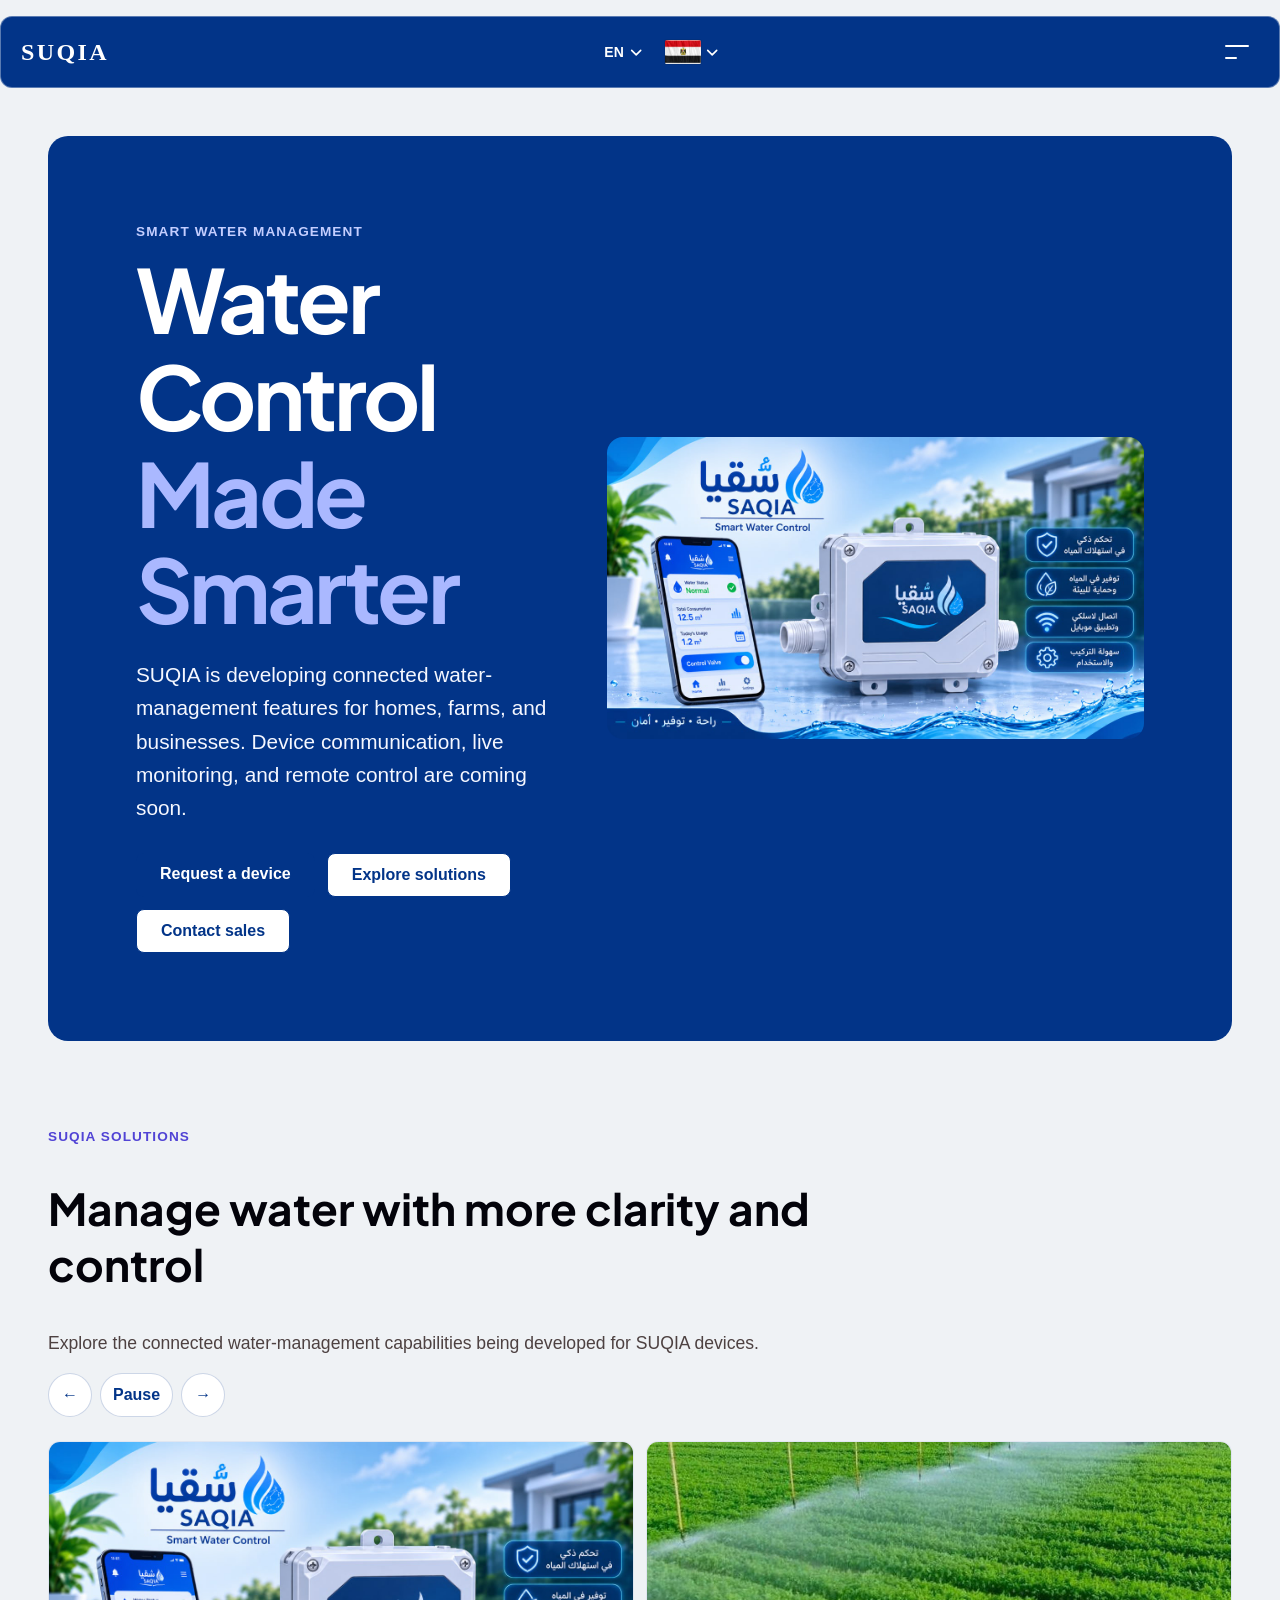
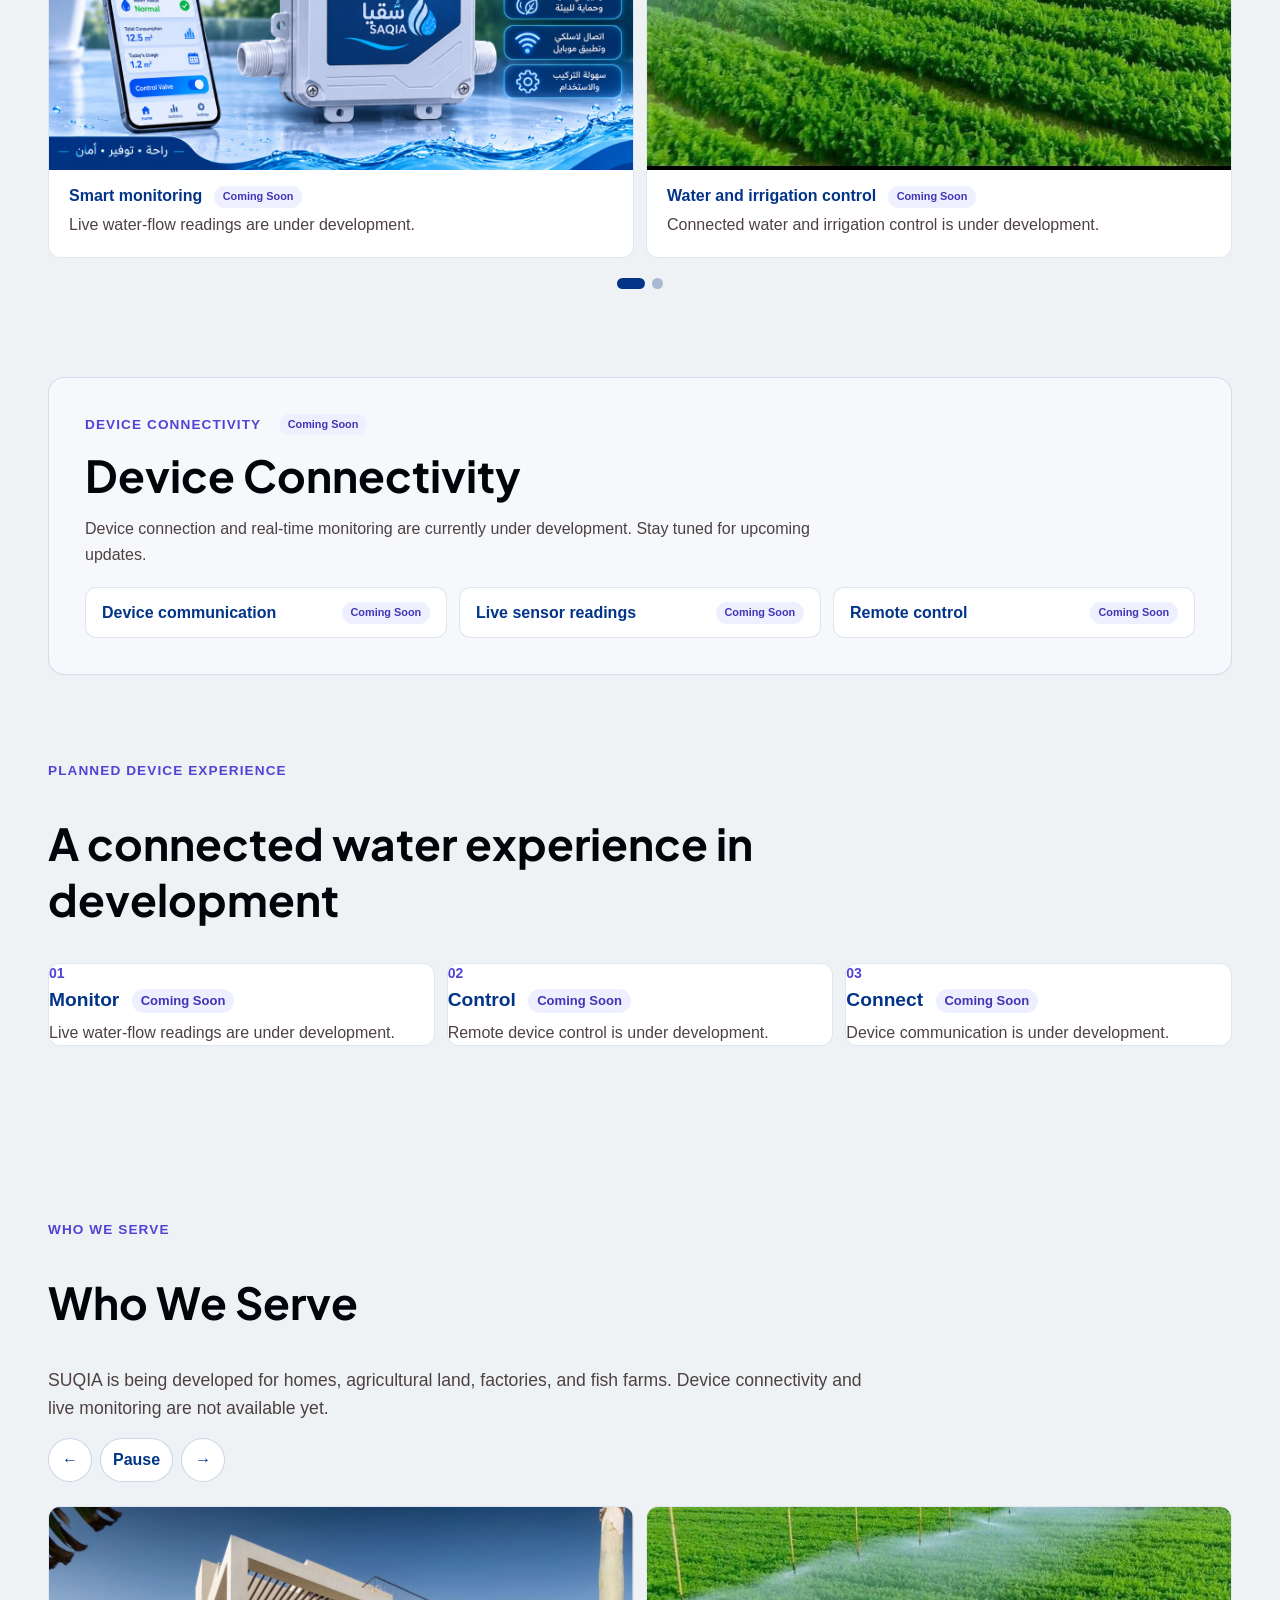
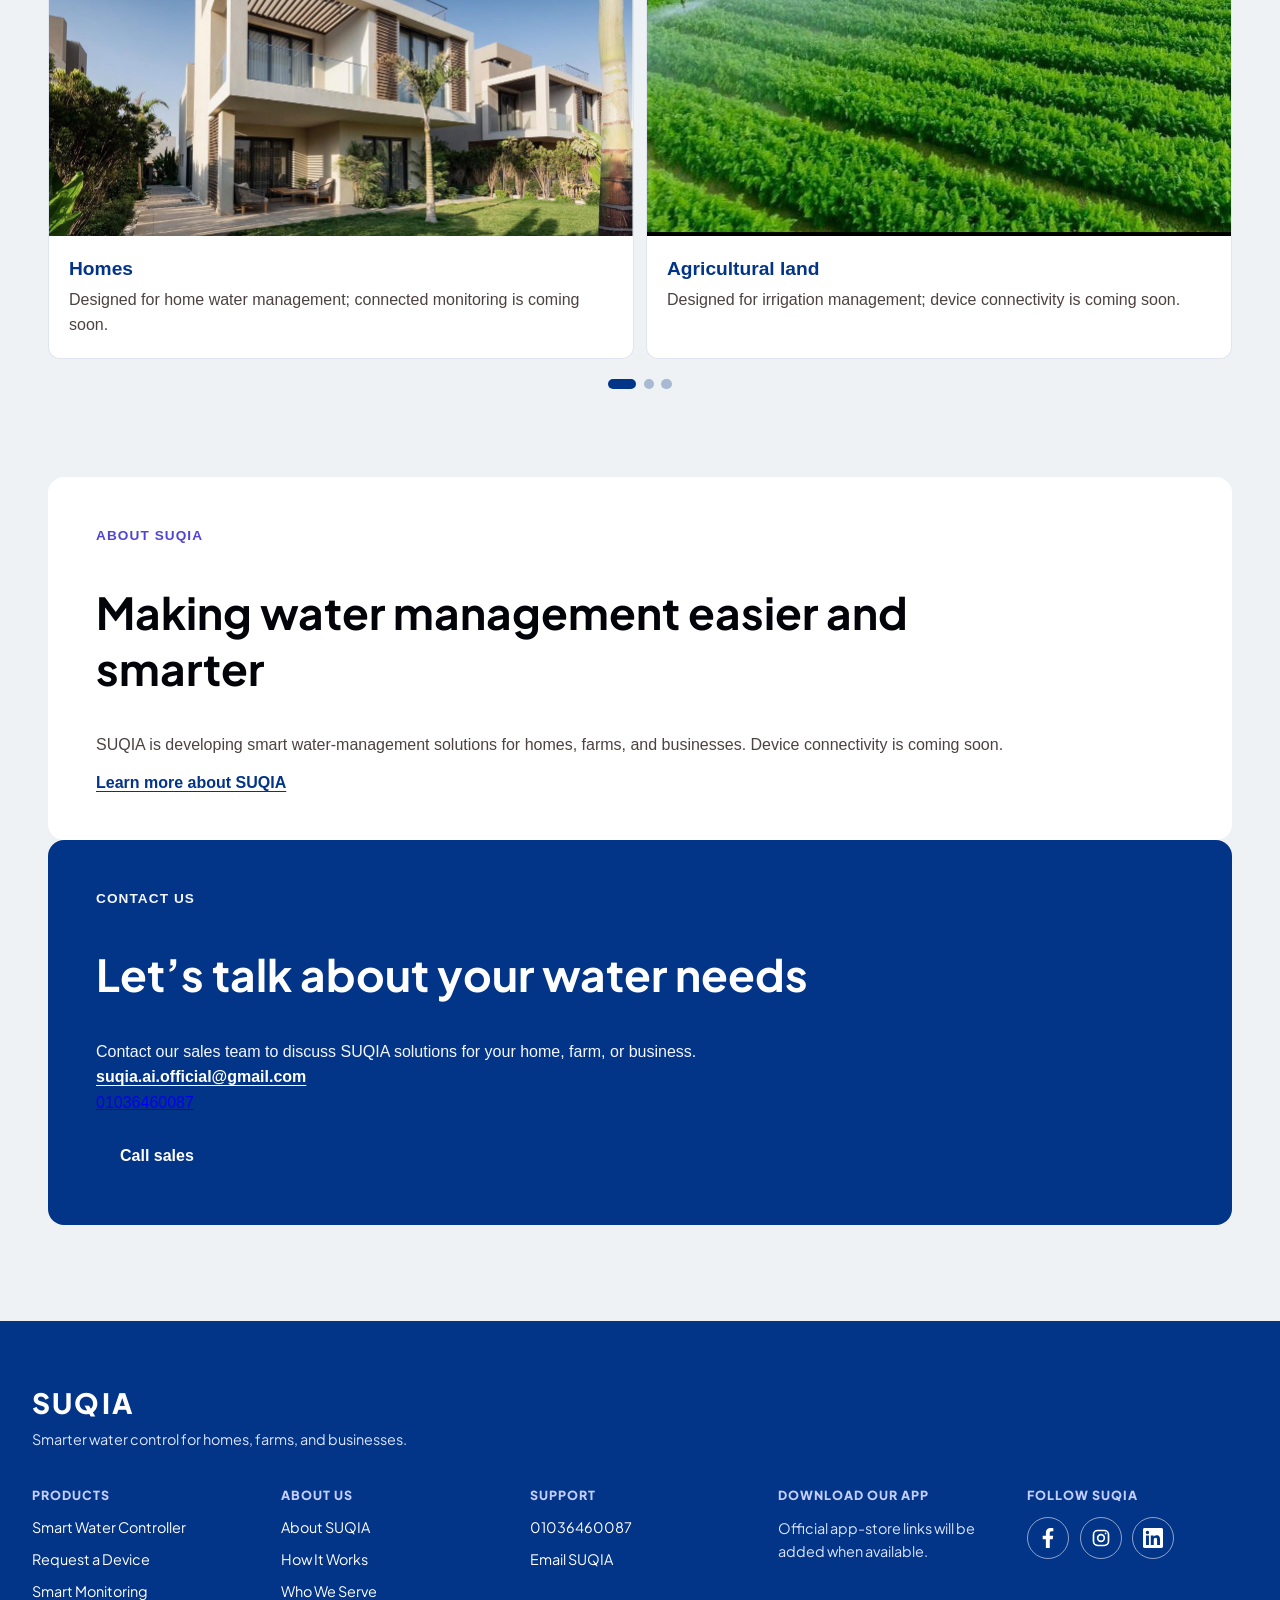
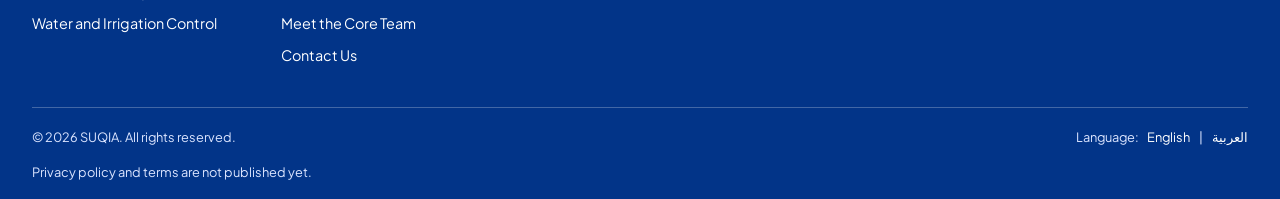
<file: index.html>
<!DOCTYPE html>
<html lang="en" dir="ltr">

  <head>
    <meta charset="UTF-8">
    <meta name="viewport" content="width=device-width, initial-scale=1.0">
    <meta name="description" content="SUQIA - Smart Stream AI Irrigation Solutions">
    <title>SUQIA.COM</title>
    <link rel="icon" href="favicon.png" type="image/png" sizes="512x512">
    <link rel="stylesheet" href="main.css" type="text/css">
    <link rel="preconnect" href="https://fonts.googleapis.com">
<link rel="preconnect" href="https://fonts.gstatic.com" crossorigin>

<link href="https://fonts.googleapis.com/css2?family=Plus+Jakarta+Sans:wght@400;500;600;700;800&display=swap" rel="stylesheet">
  </head>
  <body>
<header class="site-header">
  <a class="site-name" href="index.html" aria-label="SUQIA home">SUQIA</a>
  <div class="header-controls">
    <div class="header-dropdown">
      <button class="header-selector language-selector" type="button" aria-label="Choose language" aria-expanded="false" aria-controls="language-options">
        <span>EN</span>
        <svg class="dropdown-chevron" viewBox="0 0 16 16" aria-hidden="true" focusable="false"><path d="m3 6 5 5 5-5" fill="none" stroke="currentColor" stroke-linecap="round" stroke-linejoin="round" stroke-width="1.8"/></svg>
      </button>
      <div class="header-dropdown-menu language-options" id="language-options" role="group" aria-label="Language" hidden>
        <a class="header-dropdown-option" href="index.html" lang="en" hreflang="en" aria-current="page">English</a>
        <a class="header-dropdown-option" href="index-ar.html" lang="ar" hreflang="ar">العربية</a>
      </div>
    </div>
    <div class="header-dropdown">
      <button class="header-selector country-selector" type="button" aria-label="Country: Egypt" aria-expanded="false" aria-controls="country-options">
        <span class="country-flag-frame"><img class="country-flag" src="suqia5-product.png" alt=""></span>
        <svg class="dropdown-chevron" viewBox="0 0 16 16" aria-hidden="true" focusable="false"><path d="m3 6 5 5 5-5" fill="none" stroke="currentColor" stroke-linecap="round" stroke-linejoin="round" stroke-width="1.8"/></svg>
      </button>
      <div class="header-dropdown-menu country-options" id="country-options" role="group" aria-label="Country" hidden>
        <p class="header-dropdown-title">Country</p>
        <button class="header-dropdown-option country-option" type="button" aria-label="Egypt, currently selected" aria-pressed="true">
          <span class="country-flag-frame"><img class="country-flag" src="suqia5-product.png" alt=""></span><span>Egypt</span><span class="country-check" aria-hidden="true">✓</span>
        </button>
        <p class="header-dropdown-note">SUQIA is currently available in Egypt.</p>
      </div>
    </div>
  </div>
  <button class="menu-button" type="button" aria-label="Open navigation menu" aria-haspopup="dialog" aria-controls="site-menu">
      <span></span>
      <span></span>
  </button>
</header>

<dialog class="menu-dialog" id="site-menu" aria-label="Site navigation">
  <div class="menu-dialog-content">
    <div class="menu-dialog-header">
      <a class="menu-logo" href="index.html" aria-label="SUQIA home">SUQIA</a>
      <button class="menu-close" type="button" aria-label="Close navigation menu">
        <span></span>
        <span></span>
      </button>
    </div>
    <nav class="menu-links" aria-label="Main navigation">
      <a class="menu-top-link" href="index.html">HOME</a>
      <a class="menu-top-link" href="product.html">REQUEST A DEVICE</a>
      <details class="menu-section">
        <summary>
          <span>SUQIA SOLUTIONS</span>
          <span class="menu-toggle" aria-hidden="true">+</span>
        </summary>
        <div class="menu-section-content menu-info-grid">
          <a class="menu-info-card" href="index.html#solution-monitoring">
            <h2>Smart monitoring <span class="feature-status">Coming Soon</span></h2>
            <p>Live water-flow readings are under development.</p>
          </a>
          <a class="menu-info-card" href="index.html#solution-control">
            <h2>Water and irrigation control <span class="feature-status">Coming Soon</span></h2>
            <p>Connected water and irrigation control is under development.</p>
          </a>
          <a class="menu-info-card" href="index.html#device-connectivity">
            <h2>Manage from anywhere <span class="feature-status">Coming Soon</span></h2>
            <p>Device connectivity and remote access are under development.</p>
          </a>
        </div>
      </details>
      <details class="menu-section">
        <summary>
          <span>HOW IT WORKS</span>
          <span class="menu-toggle" aria-hidden="true">+</span>
        </summary>
        <div class="menu-section-content menu-info-grid">
          <a class="menu-info-card" href="index.html#step-monitor">
            <span class="menu-step">01</span>
            <h2>Monitor <span class="feature-status">Coming Soon</span></h2>
            <p>Live water-flow readings are under development.</p>
          </a>
          <a class="menu-info-card" href="index.html#step-control">
            <span class="menu-step">02</span>
            <h2>Control <span class="feature-status">Coming Soon</span></h2>
            <p>Remote device control is under development.</p>
          </a>
          <a class="menu-info-card" href="index.html#device-connectivity">
            <span class="menu-step">03</span>
            <h2>Connect <span class="feature-status">Coming Soon</span></h2>
            <p>Device communication is under development.</p>
          </a>
        </div>
      </details>
      <details class="menu-section">
        <summary>
          <span>WHO WE SERVE</span>
          <span class="menu-toggle" aria-hidden="true">+</span>
        </summary>
        <div class="menu-section-content menu-info-grid">
          <a class="menu-info-card" href="index.html#audience-home">
            <h2>Homes</h2>
            <p>Designed for home water management; connected monitoring is coming soon.</p>
          </a>
          <a class="menu-info-card" href="index.html#audience-agricultural-land">
            <h2>Agricultural land</h2>
            <p>Designed for irrigation management; device connectivity is coming soon.</p>
          </a>
          <a class="menu-info-card" href="index.html#audience-factories">
            <h2>Factories</h2>
            <p>Designed for industrial water management; live monitoring is coming soon.</p>
          </a>
          <a class="menu-info-card" href="index.html#audience-fish-farms">
            <h2>Fish farms</h2>
            <p>Designed for aquaculture water management; device connectivity is coming soon.</p>
          </a>
        </div>
      </details>
      <details class="menu-section">
        <summary>
          <span>ABOUT SUQIA</span>
          <span class="menu-toggle" aria-hidden="true">+</span>
        </summary>
        <div class="menu-section-content">
          <p class="menu-summary">
            SUQIA is developing connected water-management features for homes,
            farms, and businesses. Device connectivity is coming soon.
          </p>
          <p class="menu-summary">
            Our mission is to make water management easier, smarter, and more accessible.
          </p>
          <a class="menu-section-link" href="about.html">Learn about SUQIA</a>
          <a class="menu-section-link" href="about.html#core-team">Meet the Core Team</a>
        </div>
      </details>
      <a class="menu-top-link" href="index.html#contact-us">CONTACT US</a>
    </nav>
  </div>
</dialog>

<main class="home-main">
  <section class="home-hero" aria-labelledby="home-title">
    <div class="home-hero-layout">
      <div class="home-hero-copy">
        <p class="section-eyebrow">SMART WATER MANAGEMENT</p>
        <h1 class="home-title" id="home-title">
          Water Control<br>
          <span>Made Smarter</span>
        </h1>
        <p class="home-lead">
          SUQIA is developing connected water-management features for homes, farms,
          and businesses. Device communication, live monitoring, and remote control
          are coming soon.
        </p>
        <div class="hero-actions">
          <a class="action-button action-button-primary" href="product.html">Request a device</a>
          <a class="action-button action-button-secondary" href="#solutions">Explore solutions</a>
          <a class="action-button action-button-secondary" href="#contact-us">Contact sales</a>
        </div>
      </div>
      <figure class="hero-product-image">
        <img src="suqia-product.png" alt="SUQIA smart water-control device alongside its mobile app">
      </figure>
    </div>
  </section>

  <section class="home-section" id="solutions" aria-labelledby="solutions-title" aria-roledescription="carousel" data-carousel>
    <p class="section-eyebrow">SUQIA SOLUTIONS</p>
    <h2 class="section-title" id="solutions-title">Manage water with more clarity and control</h2>
    <p class="audience-intro">Explore the connected water-management capabilities being developed for SUQIA devices.</p>
    <div class="carousel-controls">
      <button class="carousel-button carousel-previous" type="button" data-carousel-previous aria-label="Previous service"><span class="carousel-arrow" aria-hidden="true">&larr;</span></button>
      <button class="carousel-button carousel-toggle" type="button" data-carousel-toggle data-pause-label="Pause" data-play-label="Play" data-pause-aria-label="Pause automatic rotation" data-play-aria-label="Resume automatic rotation" aria-label="Pause automatic rotation" aria-pressed="false">Pause</button>
      <button class="carousel-button carousel-next" type="button" data-carousel-next aria-label="Next service"><span class="carousel-arrow" aria-hidden="true">&rarr;</span></button>
    </div>
    <div class="service-grid carousel-track" data-carousel-track>
      <article class="service-card carousel-card carousel-slide" id="solution-monitoring" data-carousel-slide role="group" aria-roledescription="slide" aria-labelledby="solution-monitoring-title">
        <img src="suqia-product.png" alt="SUQIA water-control device and mobile app" loading="lazy" decoding="async">
        <dl class="service-card-content">
          <dt id="solution-monitoring-title">Smart monitoring <span class="feature-status">Coming Soon</span></dt>
          <dd>Live water-flow readings are under development.</dd>
        </dl>
      </article>
      <article class="service-card carousel-card carousel-slide" id="solution-control" data-carousel-slide role="group" aria-roledescription="slide" aria-labelledby="solution-control-title">
        <img src="suqia3-product.png" alt="Agricultural crops being irrigated" loading="lazy" decoding="async">
        <dl class="service-card-content">
          <dt id="solution-control-title">Water and irrigation control <span class="feature-status">Coming Soon</span></dt>
          <dd>Connected water and irrigation control is under development.</dd>
        </dl>
      </article>
      <article class="service-card carousel-card carousel-slide" id="solution-remote" data-carousel-slide role="group" aria-roledescription="slide" aria-labelledby="solution-remote-title">
        <img src="suqia4-product.png" alt="Industrial facility with water pipes" loading="lazy" decoding="async">
        <dl class="service-card-content">
          <dt id="solution-remote-title">Manage from anywhere <span class="feature-status">Coming Soon</span></dt>
          <dd>Remote access to connected devices is under development.</dd>
        </dl>
      </article>
    </div>
    <div class="carousel-pagination" role="group" aria-label="Choose a service slide" data-carousel-pagination></div>
  </section>

  <section class="home-section device-connectivity-section" id="device-connectivity" aria-labelledby="device-connectivity-title" data-device-connectivity data-integration-state="coming-soon">
    <div class="device-connectivity-heading">
      <p class="section-eyebrow">DEVICE CONNECTIVITY</p>
      <span class="feature-status">Coming Soon</span>
      <h2 class="section-title" id="device-connectivity-title">Device Connectivity</h2>
    </div>
    <p class="device-connectivity-description">Device connection and real-time monitoring are currently under development. Stay tuned for upcoming updates.</p>
    <ul class="device-connectivity-features" aria-label="Planned device features">
      <li><span>Device communication</span><span class="feature-status">Coming Soon</span></li>
      <li><span>Live sensor readings</span><span class="feature-status">Coming Soon</span></li>
      <li><span>Remote control</span><span class="feature-status">Coming Soon</span></li>
    </ul>
  </section>

  <section class="home-section" id="how-it-works" aria-labelledby="how-title">
    <p class="section-eyebrow">PLANNED DEVICE EXPERIENCE</p>
    <h2 class="section-title" id="how-title">A connected water experience in development</h2>
    <ol class="process-steps">
      <li id="step-monitor">
        <span class="process-number">01</span>
        <h3>Monitor <span class="feature-status">Coming Soon</span></h3>
        <p>Live water-flow readings are under development.</p>
      </li>
      <li id="step-control">
        <span class="process-number">02</span>
        <h3>Control <span class="feature-status">Coming Soon</span></h3>
        <p>Remote device control is under development.</p>
      </li>
      <li id="step-access">
        <span class="process-number">03</span>
        <h3>Connect <span class="feature-status">Coming Soon</span></h3>
        <p>Device communication is under development.</p>
      </li>
    </ol>
  </section>

  <section class="home-section" id="who-we-serve" aria-labelledby="audience-title" aria-roledescription="carousel" data-carousel>
    <p class="section-eyebrow">WHO WE SERVE</p>
    <h2 class="section-title" id="audience-title">Who We Serve</h2>
    <p class="audience-intro">
      SUQIA is being developed for homes, agricultural land, factories, and fish farms.
      Device connectivity and live monitoring are not available yet.
    </p>
    <div class="carousel-controls">
      <button class="carousel-button carousel-previous" type="button" data-carousel-previous aria-label="Previous audience"><span class="carousel-arrow" aria-hidden="true">&larr;</span></button>
      <button class="carousel-button carousel-toggle" type="button" data-carousel-toggle data-pause-label="Pause" data-play-label="Play" data-pause-aria-label="Pause automatic rotation" data-play-aria-label="Resume automatic rotation" aria-label="Pause automatic rotation" aria-pressed="false">Pause</button>
      <button class="carousel-button carousel-next" type="button" data-carousel-next aria-label="Next audience"><span class="carousel-arrow" aria-hidden="true">&rarr;</span></button>
    </div>
    <div class="audience-grid carousel-track" data-carousel-track>
      <article class="audience-card carousel-card carousel-slide" id="audience-home" data-carousel-slide role="group" aria-roledescription="slide" aria-labelledby="audience-home-title">
        <img src="suqia2-product.png" alt="Modern home with a landscaped garden" loading="lazy" decoding="async">
        <div class="audience-card-content">
          <h3 id="audience-home-title">Homes</h3>
          <p>Designed for home water management; connected monitoring is coming soon.</p>
        </div>
      </article>
      <article class="audience-card carousel-card carousel-slide" id="audience-agricultural-land" data-carousel-slide role="group" aria-roledescription="slide" aria-labelledby="audience-agricultural-land-title">
        <img src="suqia3-product.png" alt="Agricultural crops being irrigated" loading="lazy" decoding="async">
        <div class="audience-card-content">
          <h3 id="audience-agricultural-land-title">Agricultural land</h3>
          <p>Designed for irrigation management; device connectivity is coming soon.</p>
        </div>
      </article>
      <article class="audience-card carousel-card carousel-slide" id="audience-factories" data-carousel-slide role="group" aria-roledescription="slide" aria-labelledby="audience-factories-title">
        <img src="suqia4-product.png" alt="Industrial facility with water pipes" loading="lazy" decoding="async">
        <div class="audience-card-content">
          <h3 id="audience-factories-title">Factories</h3>
          <p>Designed for industrial water management; live monitoring is coming soon.</p>
        </div>
      </article>
      <article class="audience-card carousel-card carousel-slide" id="audience-fish-farms" data-carousel-slide role="group" aria-roledescription="slide" aria-labelledby="audience-fish-farms-title">
        <img src="suqia1-product.png" alt="Aerial view of fish-farm ponds" loading="lazy" decoding="async">
        <div class="audience-card-content">
          <h3 id="audience-fish-farms-title">Fish farms</h3>
          <p>Designed for aquaculture water management; device connectivity is coming soon.</p>
        </div>
      </article>
    </div>
    <div class="carousel-pagination" role="group" aria-label="Choose an audience slide" data-carousel-pagination></div>
  </section>

  <section class="home-section about-callout" aria-labelledby="about-callout-title">
    <p class="section-eyebrow">ABOUT SUQIA</p>
    <h2 class="section-title" id="about-callout-title">Making water management easier and smarter</h2>
    <p>SUQIA is developing smart water-management solutions for homes, farms, and businesses. Device connectivity is coming soon.</p>
    <a class="text-link" href="about.html">Learn more about SUQIA</a>
  </section>

  <section class="home-section contact-section" id="contact-us" aria-labelledby="contact-title">
    <p class="section-eyebrow">CONTACT US</p>
    <h2 class="section-title" id="contact-title">Let’s talk about your water needs</h2>
    <p>Contact our sales team to discuss SUQIA solutions for your home, farm, or business.</p>
    <p class="contact-email">
      <a href="mailto:suqia.ai.official@gmail.com">suqia.ai.official@gmail.com</a>
    </p>
    <p class="contact-phone">
      <a href="tel:+201036460087">01036460087</a>
    </p>
    <a class="action-button action-button-primary" href="tel:+201036460087" aria-label="Call sales at 01036460087">Call sales</a>
  </section>
</main>
<footer class="site-footer">
  <div class="footer-content">
    <div class="footer-brand">
      <a href="index.html" aria-label="SUQIA home">SUQIA</a>
      <p>Smarter water control for homes, farms, and businesses.</p>
    </div>
    <section class="footer-column">
      <h2>Products</h2>
      <nav aria-label="Products">
        <a href="product.html">Smart Water Controller</a>
        <a href="product.html#device-request">Request a Device</a>
        <a href="index.html#solution-monitoring">Smart Monitoring</a>
        <a href="index.html#solution-control">Water and Irrigation Control</a>
      </nav>
    </section>
    <section class="footer-column">
      <h2>About Us</h2>
      <nav aria-label="About SUQIA">
        <a href="about.html">About SUQIA</a>
        <a href="index.html#how-it-works">How It Works</a>
        <a href="index.html#who-we-serve">Who We Serve</a>
        <a href="about.html#core-team">Meet the Core Team</a>
        <a href="index.html#contact-us">Contact Us</a>
      </nav>
    </section>
    <section class="footer-column">
      <h2>Support</h2>
      <nav aria-label="Support">
        <a href="tel:+201036460087">01036460087</a>
        <a href="mailto:suqia.ai.official@gmail.com?subject=SUQIA%20Support">Email SUQIA</a>
      </nav>
    </section>
    <section class="footer-column">
      <h2>Download Our App</h2>
      <p class="footer-app-note">Official app-store links will be added when available.</p>
    </section>
    <section class="footer-column">
      <h2>Follow SUQIA</h2>
      <nav class="footer-social-links" aria-label="Social media">
        <a class="social-link" href="https://www.facebook.com/share/1DdSHvcAn1/" target="_blank" rel="noopener noreferrer" aria-label="SUQIA on Facebook">
          <svg viewBox="0 0 320 512" aria-hidden="true" focusable="false"><path fill="currentColor" d="M279.14 288l14.22-92.66h-88.91v-60.13c0-25.35 12.42-50.06 52.24-50.06H297V6.26S260.43 0 225.36 0C152.77 0 105.47 44 105.47 123.82v71.52H24.1V288h81.37v224h100.2V288z"/></svg>
        </a>
        <a class="social-link" href="https://www.instagram.com/suqia.official?gwpx=bDJvb3JseXN4MDAz" target="_blank" rel="noopener noreferrer" aria-label="SUQIA on Instagram">
          <svg viewBox="0 0 24 24" aria-hidden="true" focusable="false"><rect x="3" y="3" width="18" height="18" rx="5" fill="none" stroke="currentColor" stroke-width="2"/><circle cx="12" cy="12" r="4" fill="none" stroke="currentColor" stroke-width="2"/><circle cx="17.5" cy="6.5" r="1" fill="currentColor"/></svg>
        </a>
        <a class="social-link" href="https://www.linkedin.com/in/suqia-سُقيا-9b8326451?utm_source=share_via&amp;utm_content=profile&amp;utm_medium=member_ios" target="_blank" rel="noopener noreferrer" aria-label="SUQIA on LinkedIn">
          <svg viewBox="0 0 24 24" aria-hidden="true" focusable="false"><path fill="currentColor" d="M20.447 20.452h-3.554v-5.569c0-1.328-.027-3.037-1.852-3.037-1.853 0-2.136 1.445-2.136 2.939v5.667H9.35V9h3.414v1.561h.049c.476-.9 1.637-1.85 3.37-1.85 3.601 0 4.267 2.37 4.267 5.455v6.286zM5.337 7.433a2.062 2.062 0 1 1 0-4.124 2.062 2.062 0 0 1 0 4.124zm1.782 13.019H3.555V9h3.564v11.452zM22.225 0H1.771C.792 0 0 .774 0 1.729v20.542C0 23.227.792 24 1.771 24h20.451C23.2 24 24 23.227 24 22.271V1.729C24 .774 23.2 0 22.222 0h.003z"/></svg>
        </a>
      </nav>
    </section>
  </div>
  <div class="footer-bottom">
    <p>© 2026 SUQIA. All rights reserved.</p>
    <nav class="footer-language" aria-label="Language">
      <span>Language:</span><a href="index.html" lang="en" hreflang="en" aria-current="page">English</a>
      <span aria-hidden="true">|</span><a href="index-ar.html" lang="ar" hreflang="ar">العربية</a>
    </nav>
    <p class="footer-legal-status">Privacy policy and terms are not published yet.</p>
  </div>
</footer>
<script src="device-gateway.js" defer></script>
<script src="main.js" defer></script>
<script src="auth-config.js" defer></script>
<script src="auth-client.js" defer></script>
<script src="auth-ui.js" defer></script>
  </body>
</html>
</file>
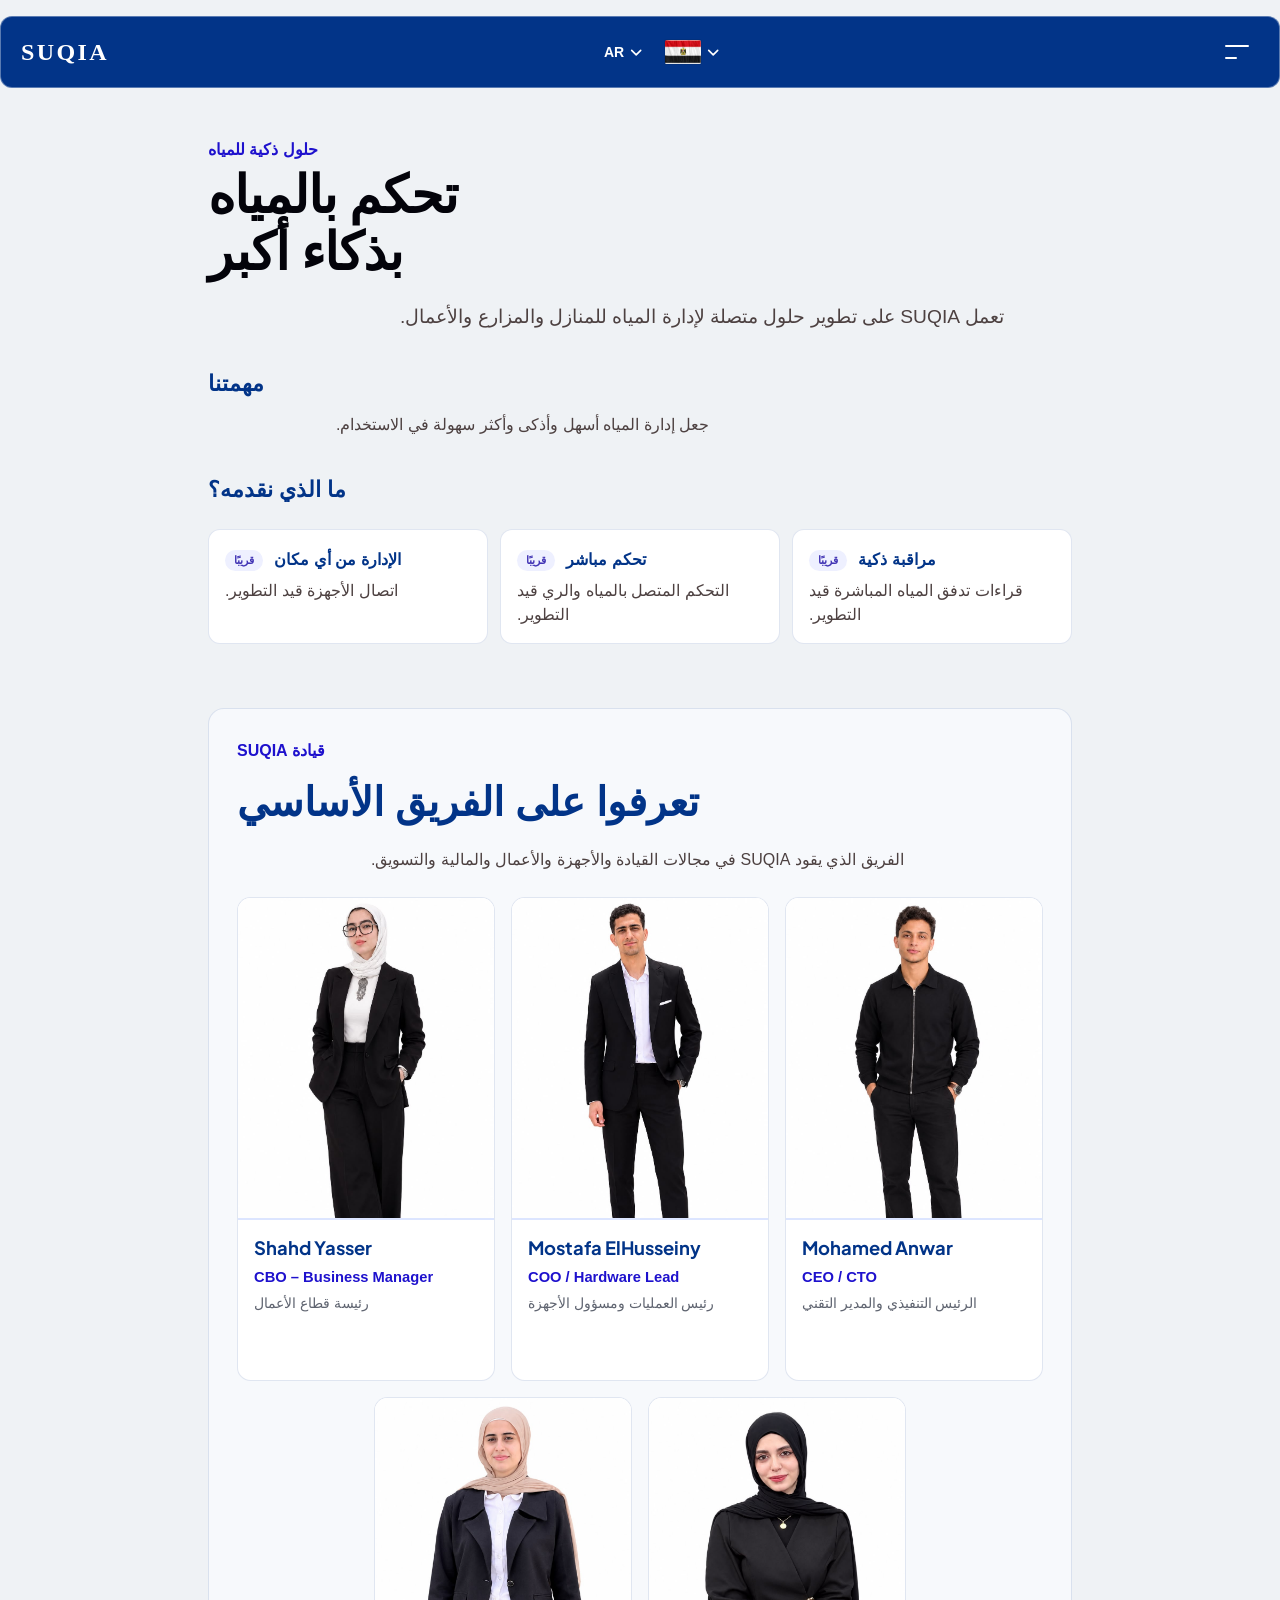
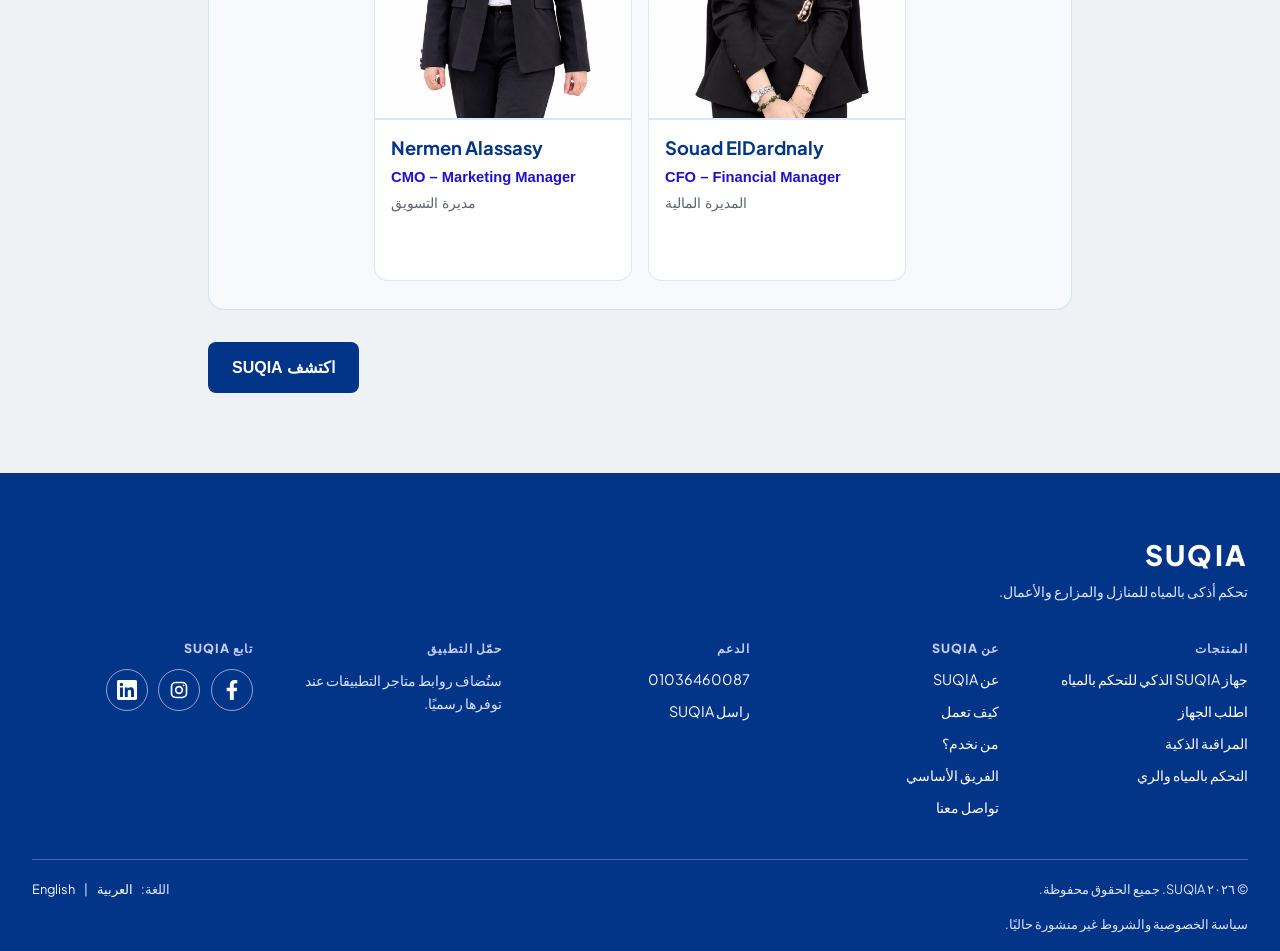
<file: about-ar.html>
<!DOCTYPE html>
<html lang="ar" dir="rtl">
  <head>
    <meta charset="UTF-8">
    <meta name="viewport" content="width=device-width, initial-scale=1.0">
    <meta name="description" content="تعرف على SUQIA وحلولها لإدارة المياه؛ اتصال الأجهزة والمراقبة المباشرة قيد التطوير.">
    <title>عن SUQIA</title>
    <link rel="icon" href="favicon.png" type="image/png" sizes="512x512">
    <link rel="stylesheet" href="main.css" type="text/css">
    <link rel="preconnect" href="https://fonts.googleapis.com">
    <link rel="preconnect" href="https://fonts.gstatic.com" crossorigin>
    <link href="https://fonts.googleapis.com/css2?family=Plus+Jakarta+Sans:wght@400;500;600;700;800&display=swap" rel="stylesheet">
  </head>
  <body>
    <header class="site-header">
      <a class="site-name" href="index-ar.html" aria-label="SUQIA - الرئيسية">SUQIA</a>
      <div class="header-controls">
        <div class="header-dropdown">
          <button class="header-selector language-selector" type="button" aria-label="اختيار اللغة" aria-expanded="false" aria-controls="language-options">
            <span>AR</span>
            <svg class="dropdown-chevron" viewBox="0 0 16 16" aria-hidden="true" focusable="false"><path d="m3 6 5 5 5-5" fill="none" stroke="currentColor" stroke-linecap="round" stroke-linejoin="round" stroke-width="1.8"/></svg>
          </button>
          <div class="header-dropdown-menu language-options" id="language-options" role="group" aria-label="اختيار اللغة" hidden>
            <a class="header-dropdown-option" href="about-ar.html" lang="ar" hreflang="ar" aria-current="page">العربية</a>
            <a class="header-dropdown-option" href="about.html" lang="en" hreflang="en">English</a>
          </div>
        </div>
        <div class="header-dropdown">
          <button class="header-selector country-selector" type="button" aria-label="الدولة: مصر" aria-expanded="false" aria-controls="country-options">
            <span class="country-flag-frame"><img class="country-flag" src="suqia5-product.png" alt=""></span>
            <svg class="dropdown-chevron" viewBox="0 0 16 16" aria-hidden="true" focusable="false"><path d="m3 6 5 5 5-5" fill="none" stroke="currentColor" stroke-linecap="round" stroke-linejoin="round" stroke-width="1.8"/></svg>
          </button>
          <div class="header-dropdown-menu country-options" id="country-options" role="group" aria-label="الدولة" hidden>
            <p class="header-dropdown-title">الدولة</p>
            <button class="header-dropdown-option country-option" type="button" aria-label="مصر، محددة حاليًا" aria-pressed="true">
              <span class="country-flag-frame"><img class="country-flag" src="suqia5-product.png" alt=""></span><span>مصر</span><span class="country-check" aria-hidden="true">✓</span>
            </button>
            <p class="header-dropdown-note">خدمات SUQIA متاحة حاليًا في مصر.</p>
          </div>
        </div>
      </div>
      <button class="menu-button" type="button" aria-label="فتح قائمة التنقل" aria-haspopup="dialog" aria-controls="site-menu">
        <span></span>
        <span></span>
      </button>
    </header>

    <dialog class="menu-dialog" id="site-menu" aria-label="قائمة الموقع">
      <div class="menu-dialog-content">
        <div class="menu-dialog-header">
          <a class="menu-logo" href="index-ar.html" aria-label="SUQIA - الرئيسية">SUQIA</a>
          <button class="menu-close" type="button" aria-label="إغلاق قائمة التنقل">
            <span></span>
            <span></span>
          </button>
        </div>
        <nav class="menu-links" aria-label="التنقل الرئيسي">
          <a class="menu-top-link" href="index-ar.html">الرئيسية</a>
          <a class="menu-top-link" href="product-ar.html">اطلب الجهاز</a>
          <details class="menu-section">
            <summary><span>حلول SUQIA</span><span class="menu-toggle" aria-hidden="true">+</span></summary>
            <div class="menu-section-content menu-info-grid">
              <a class="menu-info-card" href="index-ar.html#solution-monitoring">
                <h2>مراقبة ذكية <span class="feature-status">قريبًا</span></h2><p>قراءات تدفق المياه المباشرة قيد التطوير.</p>
              </a>
              <a class="menu-info-card" href="index-ar.html#solution-control">
                <h2>التحكم بالمياه والري <span class="feature-status">قريبًا</span></h2><p>التحكم المتصل بالمياه والري قيد التطوير.</p>
              </a>
              <a class="menu-info-card" href="index-ar.html#device-connectivity">
                <h2>الإدارة من أي مكان <span class="feature-status">قريبًا</span></h2><p>اتصال الأجهزة والوصول إليها عن بُعد قيد التطوير.</p>
              </a>
            </div>
          </details>
          <details class="menu-section">
            <summary><span>كيف تعمل</span><span class="menu-toggle" aria-hidden="true">+</span></summary>
            <div class="menu-section-content menu-info-grid">
              <a class="menu-info-card" href="index-ar.html#step-monitor"><span class="menu-step">٠١</span><h2>راقب <span class="feature-status">قريبًا</span></h2><p>قراءات تدفق المياه المباشرة قيد التطوير.</p></a>
              <a class="menu-info-card" href="index-ar.html#step-control"><span class="menu-step">٠٢</span><h2>تحكم <span class="feature-status">قريبًا</span></h2><p>التحكم بالأجهزة عن بُعد قيد التطوير.</p></a>
              <a class="menu-info-card" href="index-ar.html#device-connectivity"><span class="menu-step">٠٣</span><h2>اتصل <span class="feature-status">قريبًا</span></h2><p>الاتصال بالأجهزة قيد التطوير.</p></a>
            </div>
          </details>
          <details class="menu-section">
            <summary><span>من نخدم</span><span class="menu-toggle" aria-hidden="true">+</span></summary>
            <div class="menu-section-content menu-info-grid">
              <a class="menu-info-card" href="index-ar.html#audience-home"><h2>المنازل</h2><p>مصممة لإدارة المياه المنزلية؛ المراقبة المتصلة ستتوفر قريبًا.</p></a>
              <a class="menu-info-card" href="index-ar.html#audience-agricultural-land"><h2>الأراضي الزراعية</h2><p>مصممة لإدارة الري؛ اتصال الأجهزة سيتوفر قريبًا.</p></a>
              <a class="menu-info-card" href="index-ar.html#audience-factories"><h2>المصانع</h2><p>مصممة لإدارة المياه الصناعية؛ المراقبة المباشرة ستتوفر قريبًا.</p></a>
              <a class="menu-info-card" href="index-ar.html#audience-fish-farms"><h2>المزارع السمكية</h2><p>مصممة لإدارة مياه الاستزراع السمكي؛ اتصال الأجهزة سيتوفر قريبًا.</p></a>
            </div>
          </details>
          <details class="menu-section">
            <summary><span>عن SUQIA</span><span class="menu-toggle" aria-hidden="true">+</span></summary>
            <div class="menu-section-content">
              <p class="menu-summary">تعمل SUQIA على تطوير حلول متصلة لإدارة المياه للمنازل والمزارع والأعمال. اتصال الأجهزة سيتوفر قريبًا.</p>
              <p class="menu-summary">مهمتنا جعل إدارة المياه أسهل وأذكى وأكثر سهولة في الاستخدام.</p>
              <a class="menu-section-link" href="about-ar.html">تعرف على SUQIA</a>
              <a class="menu-section-link" href="about-ar.html#core-team">تعرف على الفريق الأساسي</a>
            </div>
          </details>
          <a class="menu-top-link" href="index-ar.html#contact-us">تواصل معنا</a>
        </nav>
      </div>
    </dialog>

    <main class="about-main">
      <section class="about-intro" aria-labelledby="about-title">
        <p class="about-eyebrow">حلول ذكية للمياه</p>
        <h1 class="about-title" id="about-title">تحكم بالمياه<br>بذكاء أكبر</h1>
        <p class="about-lead">
          تعمل SUQIA على تطوير حلول متصلة لإدارة المياه للمنازل والمزارع والأعمال.
        </p>
      </section>
      <section class="about-section" aria-labelledby="about-vision">
        <h2 id="about-vision">مهمتنا</h2>
        <p>جعل إدارة المياه أسهل وأذكى وأكثر سهولة في الاستخدام.</p>
      </section>
      <section class="about-section" aria-labelledby="about-solutions">
        <h2 id="about-solutions">ما الذي نقدمه؟</h2>
        <dl class="water-details">
          <div class="water-detail">
            <dt>مراقبة ذكية <span class="feature-status">قريبًا</span></dt>
            <dd>قراءات تدفق المياه المباشرة قيد التطوير.</dd>
          </div>
          <div class="water-detail">
            <dt>تحكم مباشر <span class="feature-status">قريبًا</span></dt>
            <dd>التحكم المتصل بالمياه والري قيد التطوير.</dd>
          </div>
          <div class="water-detail">
            <dt>الإدارة من أي مكان <span class="feature-status">قريبًا</span></dt>
            <dd>اتصال الأجهزة قيد التطوير.</dd>
          </div>
        </dl>
      </section>
      <section class="team-section" id="core-team" aria-labelledby="team-title">
        <div class="team-heading">
          <p class="about-eyebrow">قيادة SUQIA</p>
          <h2 class="about-title team-title" id="team-title">تعرفوا على الفريق الأساسي</h2>
          <p class="team-intro">الفريق الذي يقود SUQIA في مجالات القيادة والأجهزة والأعمال والمالية والتسويق.</p>
        </div>
        <div class="team-grid">
          <article class="team-card">
            <figure class="team-card-image"><img src="suqia6-product.png" alt="Mohamed Anwar" loading="lazy" decoding="async"></figure>
            <div class="team-card-content">
              <h3 class="team-card-name">Mohamed Anwar</h3>
              <p class="team-card-role">CEO / CTO</p>
              <p class="team-card-title">الرئيس التنفيذي والمدير التقني</p>
            </div>
          </article>
          <article class="team-card">
            <figure class="team-card-image"><img src="suqia7-product.png" alt="Mostafa ElHusseiny" loading="lazy" decoding="async"></figure>
            <div class="team-card-content">
              <h3 class="team-card-name">Mostafa ElHusseiny</h3>
              <p class="team-card-role">COO / Hardware Lead</p>
              <p class="team-card-title">رئيس العمليات ومسؤول الأجهزة</p>
            </div>
          </article>
          <article class="team-card">
            <figure class="team-card-image"><img src="suqia8-product.png" alt="Shahd Yasser" loading="lazy" decoding="async"></figure>
            <div class="team-card-content">
              <h3 class="team-card-name">Shahd Yasser</h3>
              <p class="team-card-role">CBO – Business Manager</p>
              <p class="team-card-title">رئيسة قطاع الأعمال</p>
            </div>
          </article>
          <article class="team-card">
            <figure class="team-card-image"><img src="suqia9-product.png" alt="Souad ElDardnaly" loading="lazy" decoding="async"></figure>
            <div class="team-card-content">
              <h3 class="team-card-name">Souad ElDardnaly</h3>
              <p class="team-card-role">CFO – Financial Manager</p>
              <p class="team-card-title">المديرة المالية</p>
            </div>
          </article>
          <article class="team-card">
            <figure class="team-card-image"><img src="suqia10-product.png" alt="Nermen Alassasy" loading="lazy" decoding="async"></figure>
            <div class="team-card-content">
              <h3 class="team-card-name">Nermen Alassasy</h3>
              <p class="team-card-role">CMO – Marketing Manager</p>
              <p class="team-card-title">مديرة التسويق</p>
            </div>
          </article>
        </div>
      </section>
      <a class="action-button action-button-primary about-home-button" href="index-ar.html">
        اكتشف SUQIA
      </a>
    </main>
    <footer class="site-footer">
      <div class="footer-content">
        <div class="footer-brand">
          <a href="index-ar.html" aria-label="SUQIA - الرئيسية">SUQIA</a>
          <p>تحكم أذكى بالمياه للمنازل والمزارع والأعمال.</p>
        </div>
        <section class="footer-column">
          <h2>المنتجات</h2>
          <nav aria-label="المنتجات">
            <a href="product-ar.html">جهاز SUQIA الذكي للتحكم بالمياه</a>
            <a href="product-ar.html#device-request">اطلب الجهاز</a>
            <a href="index-ar.html#solution-monitoring">المراقبة الذكية</a>
            <a href="index-ar.html#solution-control">التحكم بالمياه والري</a>
          </nav>
        </section>
        <section class="footer-column">
          <h2>عن SUQIA</h2>
          <nav aria-label="عن SUQIA">
            <a href="about-ar.html">عن SUQIA</a>
            <a href="index-ar.html#how-it-works">كيف تعمل</a>
            <a href="index-ar.html#who-we-serve">من نخدم؟</a>
            <a href="about-ar.html#core-team">الفريق الأساسي</a>
            <a href="index-ar.html#contact-us">تواصل معنا</a>
          </nav>
        </section>
        <section class="footer-column">
          <h2>الدعم</h2>
          <nav aria-label="الدعم">
            <a href="tel:+201036460087">01036460087</a>
            <a href="mailto:suqia.ai.official@gmail.com?subject=SUQIA%20Support">راسل SUQIA</a>
          </nav>
        </section>
        <section class="footer-column">
          <h2>حمّل التطبيق</h2>
          <p class="footer-app-note">ستُضاف روابط متاجر التطبيقات عند توفرها رسميًا.</p>
        </section>
        <section class="footer-column">
          <h2>تابع SUQIA</h2>
          <nav class="footer-social-links" aria-label="حسابات SUQIA">
            <a class="social-link" href="https://www.facebook.com/share/1DdSHvcAn1/" target="_blank" rel="noopener noreferrer" aria-label="SUQIA على فيسبوك">
              <svg viewBox="0 0 320 512" aria-hidden="true" focusable="false"><path fill="currentColor" d="M279.14 288l14.22-92.66h-88.91v-60.13c0-25.35 12.42-50.06 52.24-50.06H297V6.26S260.43 0 225.36 0C152.77 0 105.47 44 105.47 123.82v71.52H24.1V288h81.37v224h100.2V288z"/></svg>
            </a>
            <a class="social-link" href="https://www.instagram.com/suqia.official?gwpx=bDJvb3JseXN4MDAz" target="_blank" rel="noopener noreferrer" aria-label="SUQIA على إنستجرام">
              <svg viewBox="0 0 24 24" aria-hidden="true" focusable="false"><rect x="3" y="3" width="18" height="18" rx="5" fill="none" stroke="currentColor" stroke-width="2"/><circle cx="12" cy="12" r="4" fill="none" stroke="currentColor" stroke-width="2"/><circle cx="17.5" cy="6.5" r="1" fill="currentColor"/></svg>
            </a>
            <a class="social-link" href="https://www.linkedin.com/in/suqia-سُقيا-9b8326451?utm_source=share_via&amp;utm_content=profile&amp;utm_medium=member_ios" target="_blank" rel="noopener noreferrer" aria-label="SUQIA على LinkedIn">
              <svg viewBox="0 0 24 24" aria-hidden="true" focusable="false"><path fill="currentColor" d="M20.447 20.452h-3.554v-5.569c0-1.328-.027-3.037-1.852-3.037-1.853 0-2.136 1.445-2.136 2.939v5.667H9.35V9h3.414v1.561h.049c.476-.9 1.637-1.85 3.37-1.85 3.601 0 4.267 2.37 4.267 5.455v6.286zM5.337 7.433a2.062 2.062 0 1 1 0-4.124 2.062 2.062 0 0 1 0 4.124zm1.782 13.019H3.555V9h3.564v11.452zM22.225 0H1.771C.792 0 0 .774 0 1.729v20.542C0 23.227.792 24 1.771 24h20.451C23.2 24 24 23.227 24 22.271V1.729C24 .774 23.2 0 22.222 0h.003z"/></svg>
            </a>
          </nav>
        </section>
      </div>
      <div class="footer-bottom">
        <p>© ٢٠٢٦ SUQIA. جميع الحقوق محفوظة.</p>
        <nav class="footer-language" aria-label="اللغة">
          <span>اللغة:</span><a href="about-ar.html" lang="ar" hreflang="ar" aria-current="page">العربية</a>
          <span aria-hidden="true">|</span><a href="about.html" lang="en" hreflang="en">English</a>
        </nav>
        <p class="footer-legal-status">سياسة الخصوصية والشروط غير منشورة حاليًا.</p>
      </div>
    </footer>
    <script src="main.js" defer></script>
    <script src="auth-config.js" defer></script>
    <script src="auth-client.js" defer></script>
    <script src="auth-ui.js" defer></script>
  </body>
</html>
</file>
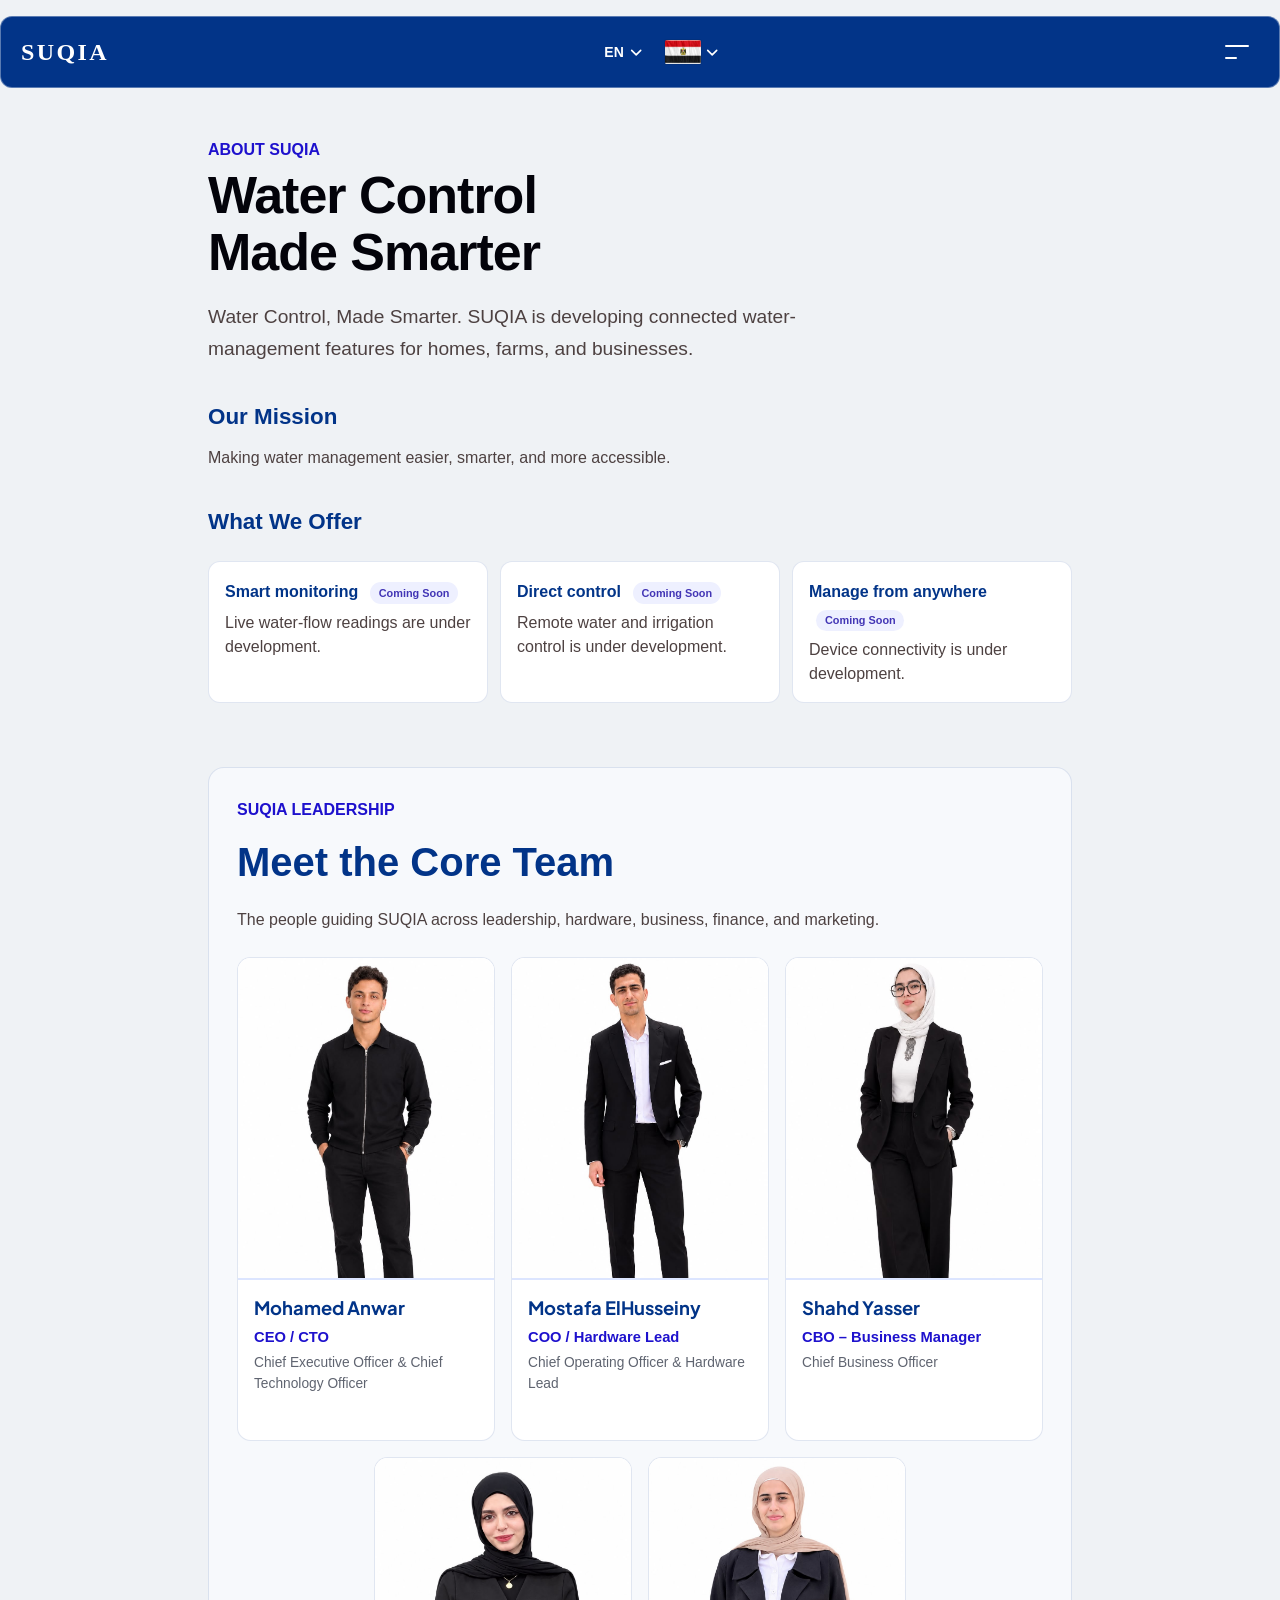
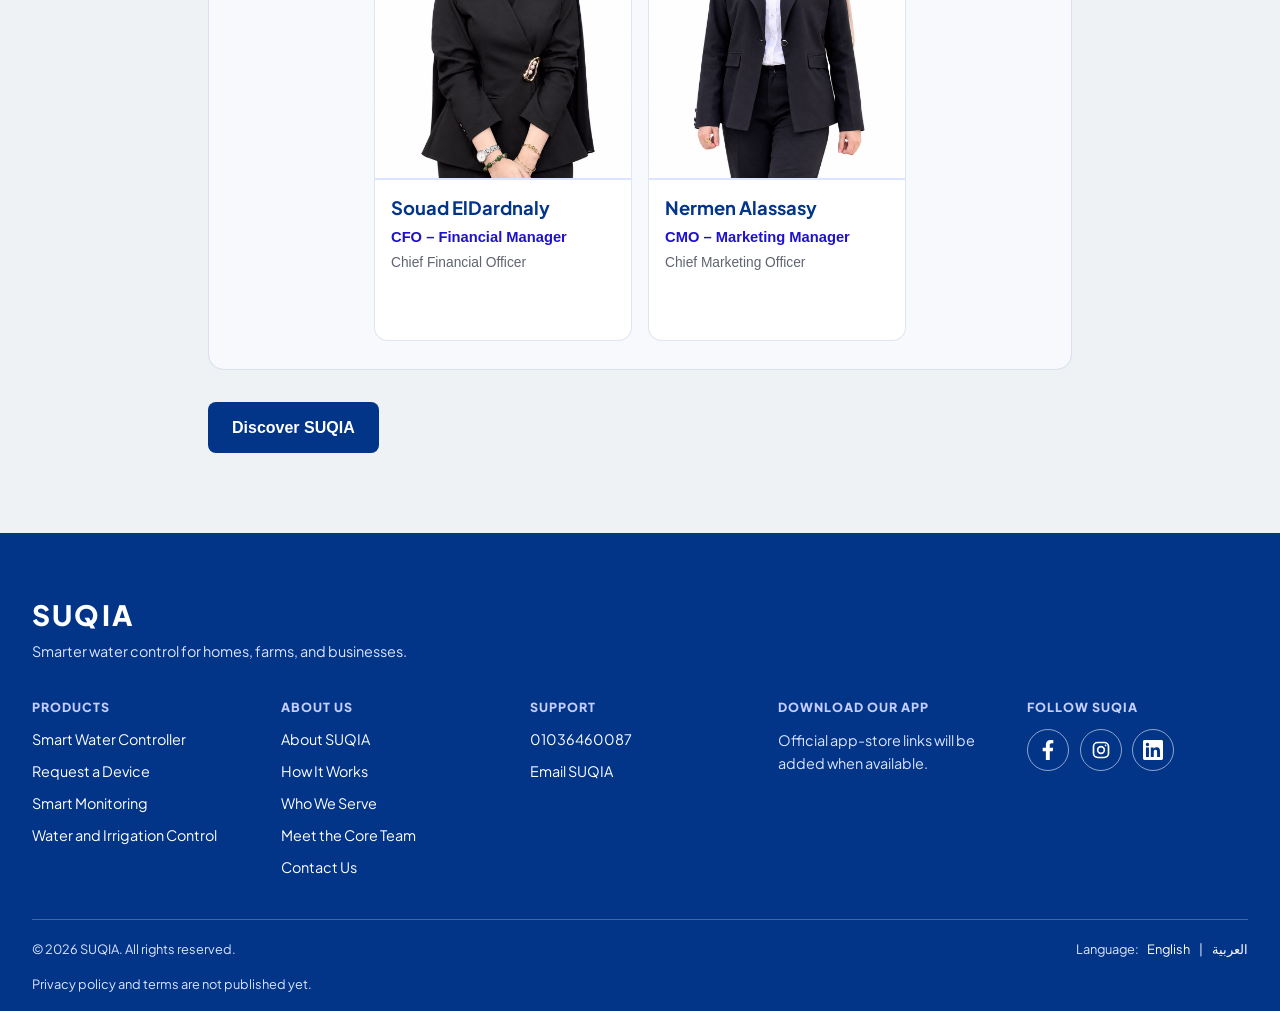
<file: about.html>
<!DOCTYPE html>
<html lang="en" dir="ltr">
  <head>
    <meta charset="UTF-8">
    <meta name="viewport" content="width=device-width, initial-scale=1.0">
    <meta name="description" content="Learn about SUQIA's water-management solutions; device connectivity and live monitoring are under development.">
    <title>About SUQIA</title>
    <link rel="icon" href="favicon.png" type="image/png" sizes="512x512">
    <link rel="stylesheet" href="main.css" type="text/css">
    <link rel="preconnect" href="https://fonts.googleapis.com">
    <link rel="preconnect" href="https://fonts.gstatic.com" crossorigin>
    <link href="https://fonts.googleapis.com/css2?family=Plus+Jakarta+Sans:wght@400;500;600;700;800&display=swap" rel="stylesheet">
  </head>
  <body>
    <header class="site-header">
      <a class="site-name" href="index.html" aria-label="SUQIA home">SUQIA</a>
      <div class="header-controls">
        <div class="header-dropdown">
          <button class="header-selector language-selector" type="button" aria-label="Choose language" aria-expanded="false" aria-controls="language-options">
            <span>EN</span>
            <svg class="dropdown-chevron" viewBox="0 0 16 16" aria-hidden="true" focusable="false"><path d="m3 6 5 5 5-5" fill="none" stroke="currentColor" stroke-linecap="round" stroke-linejoin="round" stroke-width="1.8"/></svg>
          </button>
          <div class="header-dropdown-menu language-options" id="language-options" role="group" aria-label="Language" hidden>
            <a class="header-dropdown-option" href="about.html" lang="en" hreflang="en" aria-current="page">English</a>
            <a class="header-dropdown-option" href="about-ar.html" lang="ar" hreflang="ar">العربية</a>
          </div>
        </div>
        <div class="header-dropdown">
          <button class="header-selector country-selector" type="button" aria-label="Country: Egypt" aria-expanded="false" aria-controls="country-options">
            <span class="country-flag-frame"><img class="country-flag" src="suqia5-product.png" alt=""></span>
            <svg class="dropdown-chevron" viewBox="0 0 16 16" aria-hidden="true" focusable="false"><path d="m3 6 5 5 5-5" fill="none" stroke="currentColor" stroke-linecap="round" stroke-linejoin="round" stroke-width="1.8"/></svg>
          </button>
          <div class="header-dropdown-menu country-options" id="country-options" role="group" aria-label="Country" hidden>
            <p class="header-dropdown-title">Country</p>
            <button class="header-dropdown-option country-option" type="button" aria-label="Egypt, currently selected" aria-pressed="true">
              <span class="country-flag-frame"><img class="country-flag" src="suqia5-product.png" alt=""></span><span>Egypt</span><span class="country-check" aria-hidden="true">✓</span>
            </button>
            <p class="header-dropdown-note">SUQIA is currently available in Egypt.</p>
          </div>
        </div>
      </div>
      <button class="menu-button" type="button" aria-label="Open navigation menu" aria-haspopup="dialog" aria-controls="site-menu">
        <span></span>
        <span></span>
      </button>
    </header>

    <dialog class="menu-dialog" id="site-menu" aria-label="Site navigation">
      <div class="menu-dialog-content">
        <div class="menu-dialog-header">
          <a class="menu-logo" href="index.html" aria-label="SUQIA home">SUQIA</a>
          <button class="menu-close" type="button" aria-label="Close navigation menu">
            <span></span>
            <span></span>
          </button>
        </div>
        <nav class="menu-links" aria-label="Main navigation">
          <a class="menu-top-link" href="index.html">HOME</a>
          <a class="menu-top-link" href="product.html">REQUEST A DEVICE</a>
          <details class="menu-section">
            <summary>
              <span>SUQIA SOLUTIONS</span>
              <span class="menu-toggle" aria-hidden="true">+</span>
            </summary>
            <div class="menu-section-content menu-info-grid">
              <a class="menu-info-card" href="index.html#solution-monitoring">
                <h2>Smart monitoring <span class="feature-status">Coming Soon</span></h2>
                <p>Live water-flow readings are under development.</p>
              </a>
              <a class="menu-info-card" href="index.html#solution-control">
                <h2>Water and irrigation control <span class="feature-status">Coming Soon</span></h2>
                <p>Connected water and irrigation control is under development.</p>
              </a>
              <a class="menu-info-card" href="index.html#device-connectivity">
                <h2>Manage from anywhere <span class="feature-status">Coming Soon</span></h2>
                <p>Device connectivity and remote access are under development.</p>
              </a>
            </div>
          </details>
          <details class="menu-section">
            <summary>
              <span>HOW IT WORKS</span>
              <span class="menu-toggle" aria-hidden="true">+</span>
            </summary>
            <div class="menu-section-content menu-info-grid">
              <a class="menu-info-card" href="index.html#step-monitor">
                <span class="menu-step">01</span>
                <h2>Monitor <span class="feature-status">Coming Soon</span></h2>
                <p>Live water-flow readings are under development.</p>
              </a>
              <a class="menu-info-card" href="index.html#step-control">
                <span class="menu-step">02</span>
                <h2>Control <span class="feature-status">Coming Soon</span></h2>
                <p>Remote device control is under development.</p>
              </a>
              <a class="menu-info-card" href="index.html#device-connectivity">
                <span class="menu-step">03</span>
                <h2>Connect <span class="feature-status">Coming Soon</span></h2>
                <p>Device communication is under development.</p>
              </a>
            </div>
          </details>
          <details class="menu-section">
            <summary>
              <span>WHO WE SERVE</span>
              <span class="menu-toggle" aria-hidden="true">+</span>
            </summary>
            <div class="menu-section-content menu-info-grid">
              <a class="menu-info-card" href="index.html#audience-home">
                <h2>Homes</h2>
                <p>Designed for home water management; connected monitoring is coming soon.</p>
              </a>
              <a class="menu-info-card" href="index.html#audience-agricultural-land">
                <h2>Agricultural land</h2>
                <p>Designed for irrigation management; device connectivity is coming soon.</p>
              </a>
              <a class="menu-info-card" href="index.html#audience-factories">
                <h2>Factories</h2>
                <p>Designed for industrial water management; live monitoring is coming soon.</p>
              </a>
              <a class="menu-info-card" href="index.html#audience-fish-farms">
                <h2>Fish farms</h2>
                <p>Monitor and control water flow in fish farms.</p>
              </a>
            </div>
          </details>
          <details class="menu-section">
            <summary>
              <span>ABOUT SUQIA</span>
              <span class="menu-toggle" aria-hidden="true">+</span>
            </summary>
            <div class="menu-section-content">
              <p class="menu-summary">
                SUQIA is developing connected water-management features for homes,
                farms, and businesses. Device connectivity is coming soon.
              </p>
              <p class="menu-summary">
                Our mission is to make water management easier, smarter, and more accessible.
              </p>
              <a class="menu-section-link" href="about.html">Learn about SUQIA</a>
              <a class="menu-section-link" href="about.html#core-team">Meet the Core Team</a>
            </div>
          </details>
          <a class="menu-top-link" href="index.html#contact-us">CONTACT US</a>
        </nav>
      </div>
    </dialog>

    <main class="about-main">
      <section class="about-intro" aria-labelledby="about-title">
        <p class="about-eyebrow">ABOUT SUQIA</p>
        <h1 class="about-title" id="about-title">Water Control<br> Made Smarter</h1>
        <p class="about-lead">
          Water Control, Made Smarter. SUQIA is developing connected water-management
          features for homes, farms, and businesses.
        </p>
      </section>

      <section class="about-section" aria-labelledby="about-vision">
        <h2 id="about-vision">Our Mission</h2>
        <p>
          Making water management easier, smarter, and more accessible.
        </p>
      </section>

      <section class="about-section" aria-labelledby="about-solutions">
        <h2 id="about-solutions">What We Offer</h2>
        <dl class="water-details">
          <div class="water-detail">
            <dt>Smart monitoring <span class="feature-status">Coming Soon</span></dt>
            <dd>Live water-flow readings are under development.</dd>
          </div>
          <div class="water-detail">
            <dt>Direct control <span class="feature-status">Coming Soon</span></dt>
            <dd>Remote water and irrigation control is under development.</dd>
          </div>
          <div class="water-detail">
            <dt>Manage from anywhere <span class="feature-status">Coming Soon</span></dt>
            <dd>Device connectivity is under development.</dd>
          </div>
        </dl>
      </section>

      <section class="team-section" id="core-team" aria-labelledby="team-title">
        <div class="team-heading">
          <p class="about-eyebrow">SUQIA LEADERSHIP</p>
          <h2 class="about-title team-title" id="team-title">Meet the Core Team</h2>
          <p class="team-intro">The people guiding SUQIA across leadership, hardware, business, finance, and marketing.</p>
        </div>
        <div class="team-grid">
          <article class="team-card">
            <figure class="team-card-image"><img src="suqia6-product.png" alt="Mohamed Anwar" loading="lazy" decoding="async"></figure>
            <div class="team-card-content">
              <h3 class="team-card-name">Mohamed Anwar</h3>
              <p class="team-card-role">CEO / CTO</p>
              <p class="team-card-title">Chief Executive Officer &amp; Chief Technology Officer</p>
            </div>
          </article>
          <article class="team-card">
            <figure class="team-card-image"><img src="suqia7-product.png" alt="Mostafa ElHusseiny" loading="lazy" decoding="async"></figure>
            <div class="team-card-content">
              <h3 class="team-card-name">Mostafa ElHusseiny</h3>
              <p class="team-card-role">COO / Hardware Lead</p>
              <p class="team-card-title">Chief Operating Officer &amp; Hardware Lead</p>
            </div>
          </article>
          <article class="team-card">
            <figure class="team-card-image"><img src="suqia8-product.png" alt="Shahd Yasser" loading="lazy" decoding="async"></figure>
            <div class="team-card-content">
              <h3 class="team-card-name">Shahd Yasser</h3>
              <p class="team-card-role">CBO – Business Manager</p>
              <p class="team-card-title">Chief Business Officer</p>
            </div>
          </article>
          <article class="team-card">
            <figure class="team-card-image"><img src="suqia9-product.png" alt="Souad ElDardnaly" loading="lazy" decoding="async"></figure>
            <div class="team-card-content">
              <h3 class="team-card-name">Souad ElDardnaly</h3>
              <p class="team-card-role">CFO – Financial Manager</p>
              <p class="team-card-title">Chief Financial Officer</p>
            </div>
          </article>
          <article class="team-card">
            <figure class="team-card-image"><img src="suqia10-product.png" alt="Nermen Alassasy" loading="lazy" decoding="async"></figure>
            <div class="team-card-content">
              <h3 class="team-card-name">Nermen Alassasy</h3>
              <p class="team-card-role">CMO – Marketing Manager</p>
              <p class="team-card-title">Chief Marketing Officer</p>
            </div>
          </article>
        </div>
      </section>

      <a class="action-button action-button-primary about-home-button" href="index.html">
         Discover SUQIA
      </a>
    </main>
    <footer class="site-footer">
      <div class="footer-content">
        <div class="footer-brand">
          <a href="index.html" aria-label="SUQIA home">SUQIA</a>
          <p>Smarter water control for homes, farms, and businesses.</p>
        </div>
        <section class="footer-column">
          <h2>Products</h2>
          <nav aria-label="Products">
            <a href="product.html">Smart Water Controller</a>
            <a href="product.html#device-request">Request a Device</a>
            <a href="index.html#solution-monitoring">Smart Monitoring</a>
            <a href="index.html#solution-control">Water and Irrigation Control</a>
          </nav>
        </section>
        <section class="footer-column">
          <h2>About Us</h2>
          <nav aria-label="About SUQIA">
            <a href="about.html">About SUQIA</a>
            <a href="index.html#how-it-works">How It Works</a>
            <a href="index.html#who-we-serve">Who We Serve</a>
            <a href="about.html#core-team">Meet the Core Team</a>
            <a href="index.html#contact-us">Contact Us</a>
          </nav>
        </section>
        <section class="footer-column">
          <h2>Support</h2>
          <nav aria-label="Support">
            <a href="tel:+201036460087">01036460087</a>
            <a href="mailto:suqia.ai.official@gmail.com?subject=SUQIA%20Support">Email SUQIA</a>
          </nav>
        </section>
        <section class="footer-column">
          <h2>Download Our App</h2>
          <p class="footer-app-note">Official app-store links will be added when available.</p>
        </section>
        <section class="footer-column">
          <h2>Follow SUQIA</h2>
          <nav class="footer-social-links" aria-label="Social media">
            <a class="social-link" href="https://www.facebook.com/share/1DdSHvcAn1/" target="_blank" rel="noopener noreferrer" aria-label="SUQIA on Facebook">
              <svg viewBox="0 0 320 512" aria-hidden="true" focusable="false"><path fill="currentColor" d="M279.14 288l14.22-92.66h-88.91v-60.13c0-25.35 12.42-50.06 52.24-50.06H297V6.26S260.43 0 225.36 0C152.77 0 105.47 44 105.47 123.82v71.52H24.1V288h81.37v224h100.2V288z"/></svg>
            </a>
            <a class="social-link" href="https://www.instagram.com/suqia.official?gwpx=bDJvb3JseXN4MDAz" target="_blank" rel="noopener noreferrer" aria-label="SUQIA on Instagram">
              <svg viewBox="0 0 24 24" aria-hidden="true" focusable="false"><rect x="3" y="3" width="18" height="18" rx="5" fill="none" stroke="currentColor" stroke-width="2"/><circle cx="12" cy="12" r="4" fill="none" stroke="currentColor" stroke-width="2"/><circle cx="17.5" cy="6.5" r="1" fill="currentColor"/></svg>
            </a>
            <a class="social-link" href="https://www.linkedin.com/in/suqia-سُقيا-9b8326451?utm_source=share_via&amp;utm_content=profile&amp;utm_medium=member_ios" target="_blank" rel="noopener noreferrer" aria-label="SUQIA on LinkedIn">
              <svg viewBox="0 0 24 24" aria-hidden="true" focusable="false"><path fill="currentColor" d="M20.447 20.452h-3.554v-5.569c0-1.328-.027-3.037-1.852-3.037-1.853 0-2.136 1.445-2.136 2.939v5.667H9.35V9h3.414v1.561h.049c.476-.9 1.637-1.85 3.37-1.85 3.601 0 4.267 2.37 4.267 5.455v6.286zM5.337 7.433a2.062 2.062 0 1 1 0-4.124 2.062 2.062 0 0 1 0 4.124zm1.782 13.019H3.555V9h3.564v11.452zM22.225 0H1.771C.792 0 0 .774 0 1.729v20.542C0 23.227.792 24 1.771 24h20.451C23.2 24 24 23.227 24 22.271V1.729C24 .774 23.2 0 22.222 0h.003z"/></svg>
            </a>
          </nav>
        </section>
      </div>
      <div class="footer-bottom">
        <p>© 2026 SUQIA. All rights reserved.</p>
        <nav class="footer-language" aria-label="Language">
          <span>Language:</span><a href="about.html" lang="en" hreflang="en" aria-current="page">English</a>
          <span aria-hidden="true">|</span><a href="about-ar.html" lang="ar" hreflang="ar">العربية</a>
        </nav>
        <p class="footer-legal-status">Privacy policy and terms are not published yet.</p>
      </div>
    </footer>
    <script src="main.js" defer></script>
    <script src="auth-config.js" defer></script>
    <script src="auth-client.js" defer></script>
    <script src="auth-ui.js" defer></script>
  </body>
</html>
</file>
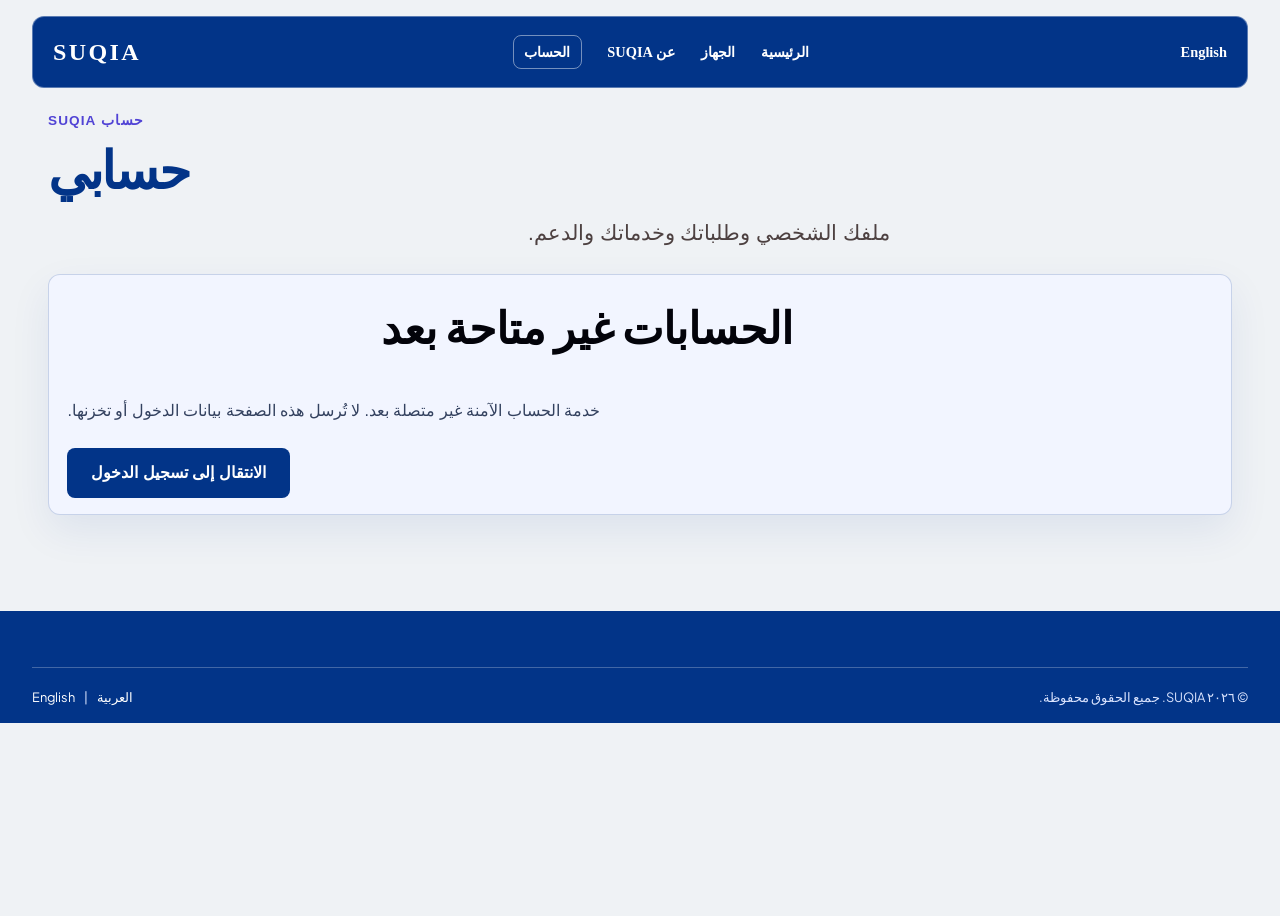
<file: account-ar.html>
<!DOCTYPE html>
<html lang="ar" dir="rtl">
  <head>
    <meta charset="UTF-8">
    <meta name="viewport" content="width=device-width, initial-scale=1.0">
    <meta name="description" content="إدارة ملفك الشخصي وطلباتك وخدماتك وطلبات الدعم في SUQIA.">
    <title>حسابي | SUQIA</title>
    <link rel="icon" href="favicon.png" type="image/png" sizes="512x512">
    <link rel="stylesheet" href="main.css" type="text/css">
    <link rel="preconnect" href="https://fonts.googleapis.com">
    <link rel="preconnect" href="https://fonts.gstatic.com" crossorigin>
    <link href="https://fonts.googleapis.com/css2?family=Plus+Jakarta+Sans:wght@400;500;600;700;800&display=swap" rel="stylesheet">
  </head>
  <body>
    <header class="site-header product-header">
      <a class="site-name" href="index-ar.html" aria-label="SUQIA - الرئيسية">SUQIA</a>
      <nav class="product-header-links" aria-label="التنقل الرئيسي">
        <a href="index-ar.html">الرئيسية</a>
        <a href="product-ar.html">الجهاز</a>
        <a href="about-ar.html">عن SUQIA</a>
      </nav>
      <a class="product-language-link" href="account.html" lang="en" hreflang="en">English</a>
    </header>

    <main class="account-main">
      <section class="account-heading" aria-labelledby="account-title">
        <p class="section-eyebrow">حساب SUQIA</p>
        <h1 class="product-title" id="account-title">حسابي</h1>
        <p class="product-lead">ملفك الشخصي وطلباتك وخدماتك والدعم.</p>
      </section>

      <section class="account-unavailable" data-account-unavailable aria-labelledby="account-unavailable-title">
        <h2 class="section-title" id="account-unavailable-title">الحسابات غير متاحة بعد</h2>
        <p data-account-unavailable-message>النظام الخلفي الآمن للحسابات غير متصل. لا تُخزن هذه الصفحة بيانات الملف الشخصي أو الطلبات.</p>
        <a class="action-button action-button-primary" href="auth-ar.html?mode=login">الانتقال إلى تسجيل الدخول</a>
      </section>
      <p class="account-page-message" data-account-message role="status" aria-live="polite" hidden></p>

      <div class="account-content" data-account-content hidden>
        <nav class="account-tabs" aria-label="أقسام الحساب">
          <a href="#overview">نظرة عامة</a>
          <a href="#profile">ملفي الشخصي</a>
          <a href="#orders">طلباتي</a>
          <a href="#services">خدماتي</a>
          <a href="#devices">أجهزتي</a>
          <a href="#monitoring">مراقبة المياه</a>
          <a href="#control">التحكم في الجهاز</a>
          <a href="#support">الدعم</a>
        </nav>

        <section class="account-section" id="overview" aria-labelledby="overview-title">
          <p class="section-eyebrow">نظرة عامة</p>
          <h2 class="section-title" id="overview-title">مرحبًا، <span data-account-name></span></h2>
          <p data-account-email></p>
          <div class="account-overview-grid">
            <a class="account-summary-card" href="#orders"><strong>طلباتي</strong><span>راجع سجل الطلبات وحالتها.</span></a>
            <a class="account-summary-card" href="#services"><strong>خدماتي</strong><span>اعرض الخدمات المرتبطة بحسابك.</span></a>
            <a class="account-summary-card" href="#support"><strong>الدعم</strong><span>راجع طلبات الدعم الخاصة بك.</span></a>
          </div>
        </section>

        <section class="account-section" id="profile" aria-labelledby="profile-title">
          <p class="section-eyebrow">المعلومات الشخصية</p>
          <h2 class="section-title" id="profile-title">ملفي الشخصي</h2>
          <form class="auth-form" data-profile-form>
            <label class="form-field">الاسم بالكامل
              <input name="name" autocomplete="name" required>
            </label>
            <label class="form-field">البريد الإلكتروني
              <input name="email" type="email" autocomplete="email" readonly>
            </label>
            <label class="form-field">رقم الهاتف
              <input name="phone" type="tel" autocomplete="tel">
            </label>
            <label class="form-field">المدينة / المحافظة
              <input name="city" autocomplete="address-level2">
            </label>
            <p class="auth-form-error" data-profile-error role="alert" hidden></p>
            <p class="auth-message" data-profile-success role="status" aria-live="polite" hidden></p>
            <button class="action-button action-button-primary auth-submit" type="submit">حفظ الملف الشخصي</button>
          </form>
        </section>

        <section class="account-section" id="orders" aria-labelledby="orders-title">
          <p class="section-eyebrow">سجل الطلبات</p>
          <h2 class="section-title" id="orders-title">طلباتي</h2>
          <p class="account-empty-state" data-orders-empty hidden>لا توجد طلبات مرتبطة بهذا الحساب حتى الآن.</p>
          <div class="account-list" data-orders-list></div>
        </section>

        <section class="account-section" id="services" aria-labelledby="services-title">
          <p class="section-eyebrow">خدماتك</p>
          <h2 class="section-title" id="services-title">خدماتي</h2>
          <p class="account-empty-state" data-services-empty hidden>لا توجد خدمات مرتبطة بهذا الحساب حتى الآن.</p>
          <div class="account-list" data-services-list></div>
        </section>

        <section class="account-section account-coming-soon" id="devices" aria-labelledby="devices-title">
          <p class="section-eyebrow">تكامل الأجهزة</p>
          <h2 class="section-title" id="devices-title">أجهزتي <span class="feature-status">قريبًا</span></h2>
          <p>تسجيل الأجهزة والاتصال بها غير متاحين بعد. لا نعرض حالة أو قراءات غير حقيقية.</p>
        </section>

        <section class="account-section account-coming-soon" id="monitoring" aria-labelledby="monitoring-title">
          <p class="section-eyebrow">بيانات المياه</p>
          <h2 class="section-title" id="monitoring-title">مراقبة المياه <span class="feature-status">قريبًا</span></h2>
          <p>ستظهر قراءات المستشعرات المباشرة بعد جاهزية الأجهزة والنظام الخلفي.</p>
        </section>

        <section class="account-section account-coming-soon" id="control" aria-labelledby="control-title">
          <p class="section-eyebrow">أوامر الأجهزة</p>
          <h2 class="section-title" id="control-title">التحكم بالأجهزة <span class="feature-status">قريبًا</span></h2>
          <p>أوامر التحكم عن بُعد غير متاحة بعد.</p>
        </section>

        <section class="account-section" id="support" aria-labelledby="support-title">
          <p class="section-eyebrow">المساعدة والدعم</p>
          <h2 class="section-title" id="support-title">الدعم</h2>
          <p class="account-empty-state" data-support-empty hidden>لا توجد طلبات دعم مرتبطة بهذا الحساب حتى الآن.</p>
          <div class="account-list" data-support-list></div>
          <form class="auth-form" data-support-form>
            <label class="form-field">الموضوع
              <input name="subject" required>
            </label>
            <label class="form-field">كيف يمكننا مساعدتك؟
              <textarea name="message" rows="4" required></textarea>
            </label>
            <p class="auth-form-error" data-support-error role="alert" hidden></p>
            <p class="auth-message" data-support-success role="status" aria-live="polite" hidden></p>
            <button class="action-button action-button-primary auth-submit" type="submit">إرسال طلب الدعم</button>
          </form>
          <p class="account-direct-support">للاستفسارات العامة، راسلنا عبر <a href="mailto:suqia.ai.official@gmail.com">suqia.ai.official@gmail.com</a>.</p>
        </section>
      </div>
    </main>

    <footer class="site-footer auth-footer">
      <div class="footer-bottom">
        <p>© ٢٠٢٦ SUQIA. جميع الحقوق محفوظة.</p>
        <nav class="footer-language" aria-label="اللغة">
          <a href="account-ar.html" lang="ar" hreflang="ar" aria-current="page">العربية</a>
          <span aria-hidden="true">|</span>
          <a href="account.html" lang="en" hreflang="en">English</a>
        </nav>
      </div>
    </footer>
    <script src="auth-config.js" defer></script>
    <script src="auth-client.js" defer></script>
    <script src="auth-ui.js" defer></script>
  </body>
</html>
</file>
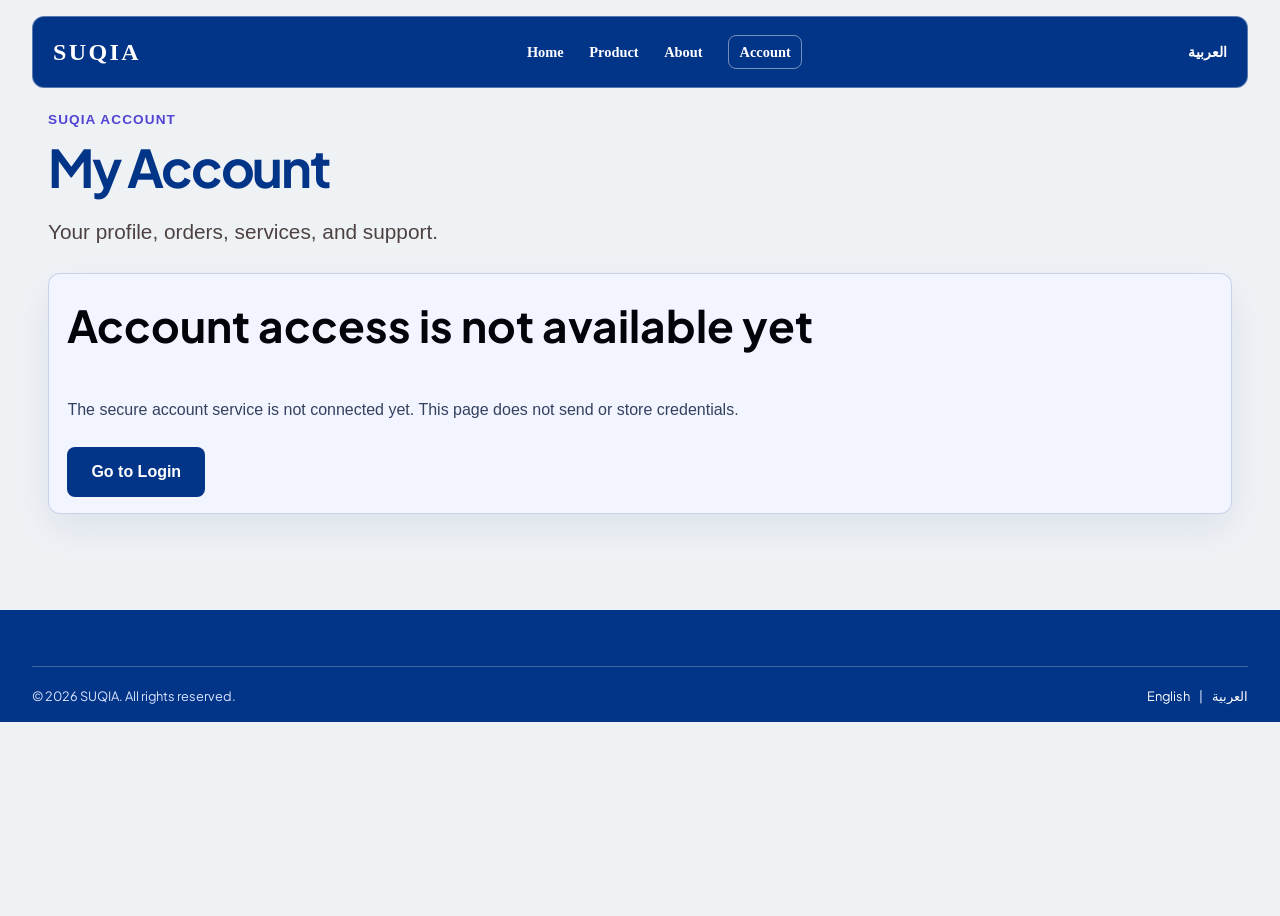
<file: account.html>
<!DOCTYPE html>
<html lang="en" dir="ltr">
  <head>
    <meta charset="UTF-8">
    <meta name="viewport" content="width=device-width, initial-scale=1.0">
    <meta name="description" content="Manage your SUQIA profile, orders, services, and support.">
    <title>My Account | SUQIA</title>
    <link rel="icon" href="favicon.png" type="image/png" sizes="512x512">
    <link rel="stylesheet" href="main.css" type="text/css">
    <link rel="preconnect" href="https://fonts.googleapis.com">
    <link rel="preconnect" href="https://fonts.gstatic.com" crossorigin>
    <link href="https://fonts.googleapis.com/css2?family=Plus+Jakarta+Sans:wght@400;500;600;700;800&display=swap" rel="stylesheet">
  </head>
  <body>
    <header class="site-header product-header">
      <a class="site-name" href="index.html" aria-label="SUQIA home">SUQIA</a>
      <nav class="product-header-links" aria-label="Main navigation">
        <a href="index.html">Home</a>
        <a href="product.html">Product</a>
        <a href="about.html">About</a>
      </nav>
      <a class="product-language-link" href="account-ar.html" lang="ar" hreflang="ar">العربية</a>
    </header>

    <main class="account-main">
      <section class="account-heading" aria-labelledby="account-title">
        <p class="section-eyebrow">SUQIA ACCOUNT</p>
        <h1 class="product-title" id="account-title">My Account</h1>
        <p class="product-lead">Your profile, orders, services, and support.</p>
      </section>

      <section class="account-unavailable" data-account-unavailable aria-labelledby="account-unavailable-title">
        <h2 class="section-title" id="account-unavailable-title">Account access is not available yet</h2>
        <p data-account-unavailable-message>The secure account backend is not connected. No profile or order data is stored in this website.</p>
        <a class="action-button action-button-primary" href="auth.html?mode=login">Go to Login</a>
      </section>
      <p class="account-page-message" data-account-message role="status" aria-live="polite" hidden></p>

      <div class="account-content" data-account-content hidden>
        <nav class="account-tabs" aria-label="Account sections">
          <a href="#overview">Overview</a>
          <a href="#profile">My Profile</a>
          <a href="#orders">My Orders</a>
          <a href="#services">My Services</a>
          <a href="#devices">My Devices</a>
          <a href="#monitoring">Water Monitoring</a>
          <a href="#control">Device Control</a>
          <a href="#support">Support</a>
        </nav>

        <section class="account-section" id="overview" aria-labelledby="overview-title">
          <p class="section-eyebrow">OVERVIEW</p>
          <h2 class="section-title" id="overview-title">Welcome, <span data-account-name></span></h2>
          <p data-account-email></p>
          <div class="account-overview-grid">
            <a class="account-summary-card" href="#orders"><strong>My Orders</strong><span>Review your order history and status.</span></a>
            <a class="account-summary-card" href="#services"><strong>My Services</strong><span>View services connected to your account.</span></a>
            <a class="account-summary-card" href="#support"><strong>Support</strong><span>View your support requests.</span></a>
          </div>
        </section>

        <section class="account-section" id="profile" aria-labelledby="profile-title">
          <p class="section-eyebrow">PERSONAL INFORMATION</p>
          <h2 class="section-title" id="profile-title">My Profile</h2>
          <form class="auth-form" data-profile-form>
            <label class="form-field">Full name
              <input name="name" autocomplete="name" required>
            </label>
            <label class="form-field">Email address
              <input name="email" type="email" autocomplete="email" readonly>
            </label>
            <label class="form-field">Phone number
              <input name="phone" type="tel" autocomplete="tel">
            </label>
            <label class="form-field">City / Governorate
              <input name="city" autocomplete="address-level2">
            </label>
            <p class="auth-form-error" data-profile-error role="alert" hidden></p>
            <p class="auth-message" data-profile-success role="status" aria-live="polite" hidden></p>
            <button class="action-button action-button-primary auth-submit" type="submit">Save profile</button>
          </form>
        </section>

        <section class="account-section" id="orders" aria-labelledby="orders-title">
          <p class="section-eyebrow">ORDER HISTORY</p>
          <h2 class="section-title" id="orders-title">My Orders</h2>
          <p class="account-empty-state" data-orders-empty hidden>No orders are associated with this account yet.</p>
          <div class="account-list" data-orders-list></div>
        </section>

        <section class="account-section" id="services" aria-labelledby="services-title">
          <p class="section-eyebrow">YOUR SERVICES</p>
          <h2 class="section-title" id="services-title">My Services</h2>
          <p class="account-empty-state" data-services-empty hidden>No services are associated with this account yet.</p>
          <div class="account-list" data-services-list></div>
        </section>

        <section class="account-section account-coming-soon" id="devices" aria-labelledby="devices-title">
          <p class="section-eyebrow">HARDWARE INTEGRATION</p>
          <h2 class="section-title" id="devices-title">My Devices <span class="feature-status">Coming Soon</span></h2>
          <p>Device registration and connection are not available yet. No device status or readings are shown.</p>
        </section>

        <section class="account-section account-coming-soon" id="monitoring" aria-labelledby="monitoring-title">
          <p class="section-eyebrow">WATER DATA</p>
          <h2 class="section-title" id="monitoring-title">Water Monitoring <span class="feature-status">Coming Soon</span></h2>
          <p>Live sensor readings will appear here after the hardware and backend are ready.</p>
        </section>

        <section class="account-section account-coming-soon" id="control" aria-labelledby="control-title">
          <p class="section-eyebrow">DEVICE ACTIONS</p>
          <h2 class="section-title" id="control-title">Device Control <span class="feature-status">Coming Soon</span></h2>
          <p>Remote device commands are not available yet.</p>
        </section>

        <section class="account-section" id="support" aria-labelledby="support-title">
          <p class="section-eyebrow">HELP & SUPPORT</p>
          <h2 class="section-title" id="support-title">Support</h2>
          <p class="account-empty-state" data-support-empty hidden>No support requests are associated with this account yet.</p>
          <div class="account-list" data-support-list></div>
          <form class="auth-form" data-support-form>
            <label class="form-field">Subject
              <input name="subject" required>
            </label>
            <label class="form-field">How can we help?
              <textarea name="message" rows="4" required></textarea>
            </label>
            <p class="auth-form-error" data-support-error role="alert" hidden></p>
            <p class="auth-message" data-support-success role="status" aria-live="polite" hidden></p>
            <button class="action-button action-button-primary auth-submit" type="submit">Send support request</button>
          </form>
          <p class="account-direct-support">For general inquiries, email <a href="mailto:suqia.ai.official@gmail.com">suqia.ai.official@gmail.com</a>.</p>
        </section>
      </div>
    </main>

    <footer class="site-footer auth-footer">
      <div class="footer-bottom">
        <p>© 2026 SUQIA. All rights reserved.</p>
        <nav class="footer-language" aria-label="Language">
          <a href="account.html" lang="en" hreflang="en" aria-current="page">English</a>
          <span aria-hidden="true">|</span>
          <a href="account-ar.html" lang="ar" hreflang="ar">العربية</a>
        </nav>
      </div>
    </footer>
    <script src="auth-config.js" defer></script>
    <script src="auth-client.js" defer></script>
    <script src="auth-ui.js" defer></script>
  </body>
</html>
</file>
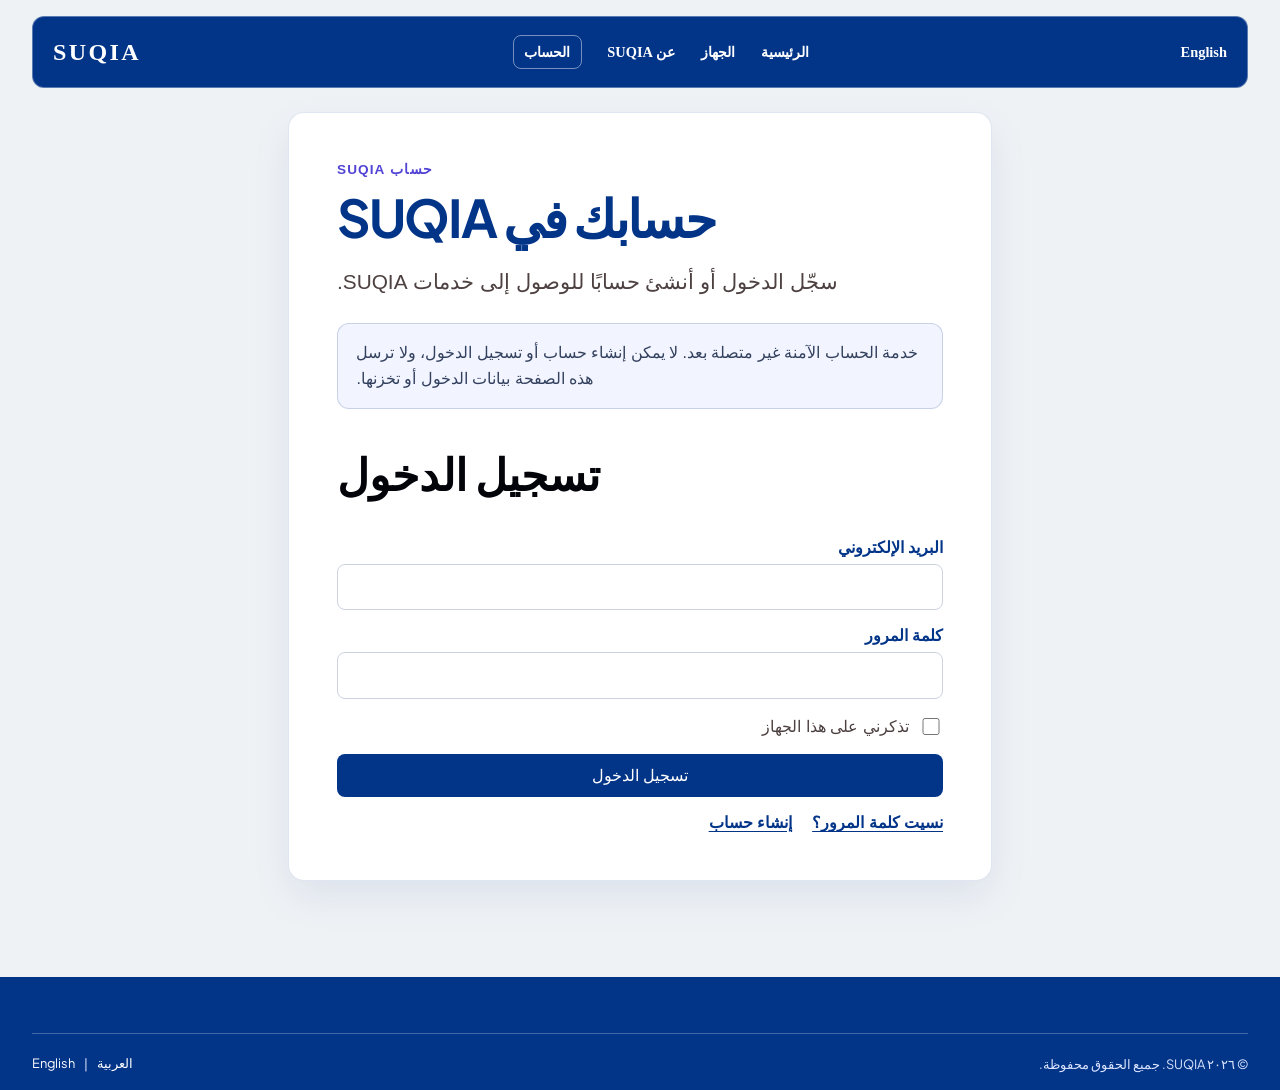
<file: auth-ar.html>
<!DOCTYPE html>
<html lang="ar" dir="rtl">
  <head>
    <meta charset="UTF-8">
    <meta name="viewport" content="width=device-width, initial-scale=1.0">
    <meta name="description" content="ادخل إلى حسابك في SUQIA. ستتوفر خدمات الحساب عند ربط النظام الخلفي الآمن.">
    <title>حساب SUQIA</title>
    <link rel="icon" href="favicon.png" type="image/png" sizes="512x512">
    <link rel="stylesheet" href="main.css" type="text/css">
    <link rel="preconnect" href="https://fonts.googleapis.com">
    <link rel="preconnect" href="https://fonts.gstatic.com" crossorigin>
    <link href="https://fonts.googleapis.com/css2?family=Plus+Jakarta+Sans:wght@400;500;600;700;800&display=swap" rel="stylesheet">
  </head>
  <body>
    <header class="site-header product-header">
      <a class="site-name" href="index-ar.html" aria-label="SUQIA - الرئيسية">SUQIA</a>
      <nav class="product-header-links" aria-label="التنقل الرئيسي">
        <a href="index-ar.html">الرئيسية</a>
        <a href="product-ar.html">الجهاز</a>
        <a href="about-ar.html">عن SUQIA</a>
      </nav>
      <a class="product-language-link" href="auth.html?mode=login" lang="en" hreflang="en">English</a>
    </header>

    <main class="auth-main" data-auth-page>
      <section class="auth-panel" aria-labelledby="auth-title">
        <p class="section-eyebrow">حساب SUQIA</p>
        <h1 class="product-title" id="auth-title">حسابك في SUQIA</h1>
        <p class="product-lead">سجّل الدخول أو أنشئ حسابًا للوصول إلى خدمات SUQIA.</p>
        <p class="auth-backend-notice" data-auth-backend-notice role="status" hidden>
          خدمة الحساب الآمنة غير متصلة بعد. لا يمكن إنشاء حساب أو تسجيل الدخول، ولا ترسل هذه الصفحة بيانات الدخول أو تخزنها.
        </p>
        <p class="auth-backend-notice" data-auth-email-notice role="status" hidden>
          لم يتم إعداد إرسال البريد على هذا الخادم المحلي. التسجيل واستعادة كلمة المرور غير متاحين حاليًا.
        </p>
        <p class="auth-message" data-auth-message role="status" aria-live="polite" hidden></p>

        <section class="auth-view" data-auth-view="login" aria-labelledby="login-title">
          <h2 class="section-title" id="login-title">تسجيل الدخول</h2>
          <form class="auth-form" data-auth-form="login">
            <label class="form-field">البريد الإلكتروني
              <input name="email" type="email" autocomplete="username" required>
            </label>
            <label class="form-field">كلمة المرور
              <input name="password" type="password" autocomplete="current-password" required>
            </label>
            <label class="auth-checkbox"><input name="rememberMe" type="checkbox"><span>تذكرني على هذا الجهاز</span></label>
            <p class="auth-form-error" data-auth-error role="alert" hidden></p>
            <button class="action-button action-button-primary auth-submit" type="submit">تسجيل الدخول</button>
          </form>
          <div class="auth-links">
            <a href="auth-ar.html?mode=forgot-password">نسيت كلمة المرور؟</a>
            <a href="auth-ar.html?mode=register">إنشاء حساب</a>
          </div>
        </section>

        <section class="auth-view" data-auth-view="register" aria-labelledby="register-title" hidden>
          <h2 class="section-title" id="register-title">إنشاء حساب</h2>
          <form class="auth-form" data-auth-form="register">
            <label class="form-field">الاسم بالكامل
              <input name="name" autocomplete="name" required>
            </label>
            <label class="form-field">البريد الإلكتروني
              <input name="email" type="email" autocomplete="email" required>
            </label>
            <label class="form-field">كلمة المرور
              <input name="password" type="password" autocomplete="new-password" minlength="12" required>
            </label>
            <label class="form-field">تأكيد كلمة المرور
              <input name="passwordConfirm" type="password" autocomplete="new-password" minlength="12" required>
            </label>
            <p class="auth-form-error" data-auth-error role="alert" hidden></p>
            <button class="action-button action-button-primary auth-submit" type="submit">إنشاء الحساب</button>
          </form>
          <div class="auth-links"><a href="auth-ar.html?mode=login">لديك حساب بالفعل؟ سجّل الدخول</a></div>
        </section>

        <section class="auth-view" data-auth-view="forgot-password" aria-labelledby="forgot-title" hidden>
          <h2 class="section-title" id="forgot-title">نسيت كلمة المرور</h2>
          <p>أدخل بريد حسابك. إذا كان الحساب موجودًا، سترسل الخدمة المتصلة تعليمات إعادة التعيين.</p>
          <form class="auth-form" data-auth-form="forgot-password">
            <label class="form-field">البريد الإلكتروني
              <input name="email" type="email" autocomplete="email" required>
            </label>
            <p class="auth-form-error" data-auth-error role="alert" hidden></p>
            <button class="action-button action-button-primary auth-submit" type="submit">إرسال تعليمات إعادة التعيين</button>
          </form>
          <div class="auth-links"><a href="auth-ar.html?mode=login">العودة إلى تسجيل الدخول</a></div>
        </section>

        <section class="auth-view" data-auth-view="reset-password" aria-labelledby="reset-title" hidden>
          <h2 class="section-title" id="reset-title">إعادة تعيين كلمة المرور</h2>
          <p data-reset-token-notice hidden>رابط إعادة التعيين مفقود أو غير صالح. اطلب رسالة إعادة تعيين جديدة.</p>
          <form class="auth-form" data-auth-form="reset-password">
            <input name="token" type="hidden">
            <label class="form-field">كلمة المرور الجديدة
              <input name="password" type="password" autocomplete="new-password" minlength="12" required>
            </label>
            <label class="form-field">تأكيد كلمة المرور الجديدة
              <input name="passwordConfirm" type="password" autocomplete="new-password" minlength="12" required>
            </label>
            <p class="auth-form-error" data-auth-error role="alert" hidden></p>
            <button class="action-button action-button-primary auth-submit" type="submit">إعادة تعيين كلمة المرور</button>
          </form>
          <div class="auth-links"><a href="auth-ar.html?mode=forgot-password">طلب رابط جديد</a></div>
        </section>

        <section class="auth-view" data-auth-view="verify-email" aria-labelledby="verify-title" hidden>
          <h2 class="section-title" id="verify-title">تأكيد البريد الإلكتروني</h2>
          <p data-verification-status role="status" aria-live="polite"></p>
          <div class="auth-links"><a href="auth-ar.html?mode=login">الانتقال إلى تسجيل الدخول</a></div>
        </section>
      </section>
    </main>

    <footer class="site-footer auth-footer">
      <div class="footer-bottom">
        <p>© ٢٠٢٦ SUQIA. جميع الحقوق محفوظة.</p>
        <nav class="footer-language" aria-label="اللغة">
          <a href="auth-ar.html?mode=login" lang="ar" hreflang="ar" aria-current="page">العربية</a>
          <span aria-hidden="true">|</span>
          <a href="auth.html?mode=login" lang="en" hreflang="en">English</a>
        </nav>
      </div>
    </footer>
    <script src="auth-config.js" defer></script>
    <script src="auth-client.js" defer></script>
    <script src="auth-ui.js" defer></script>
  </body>
</html>
</file>
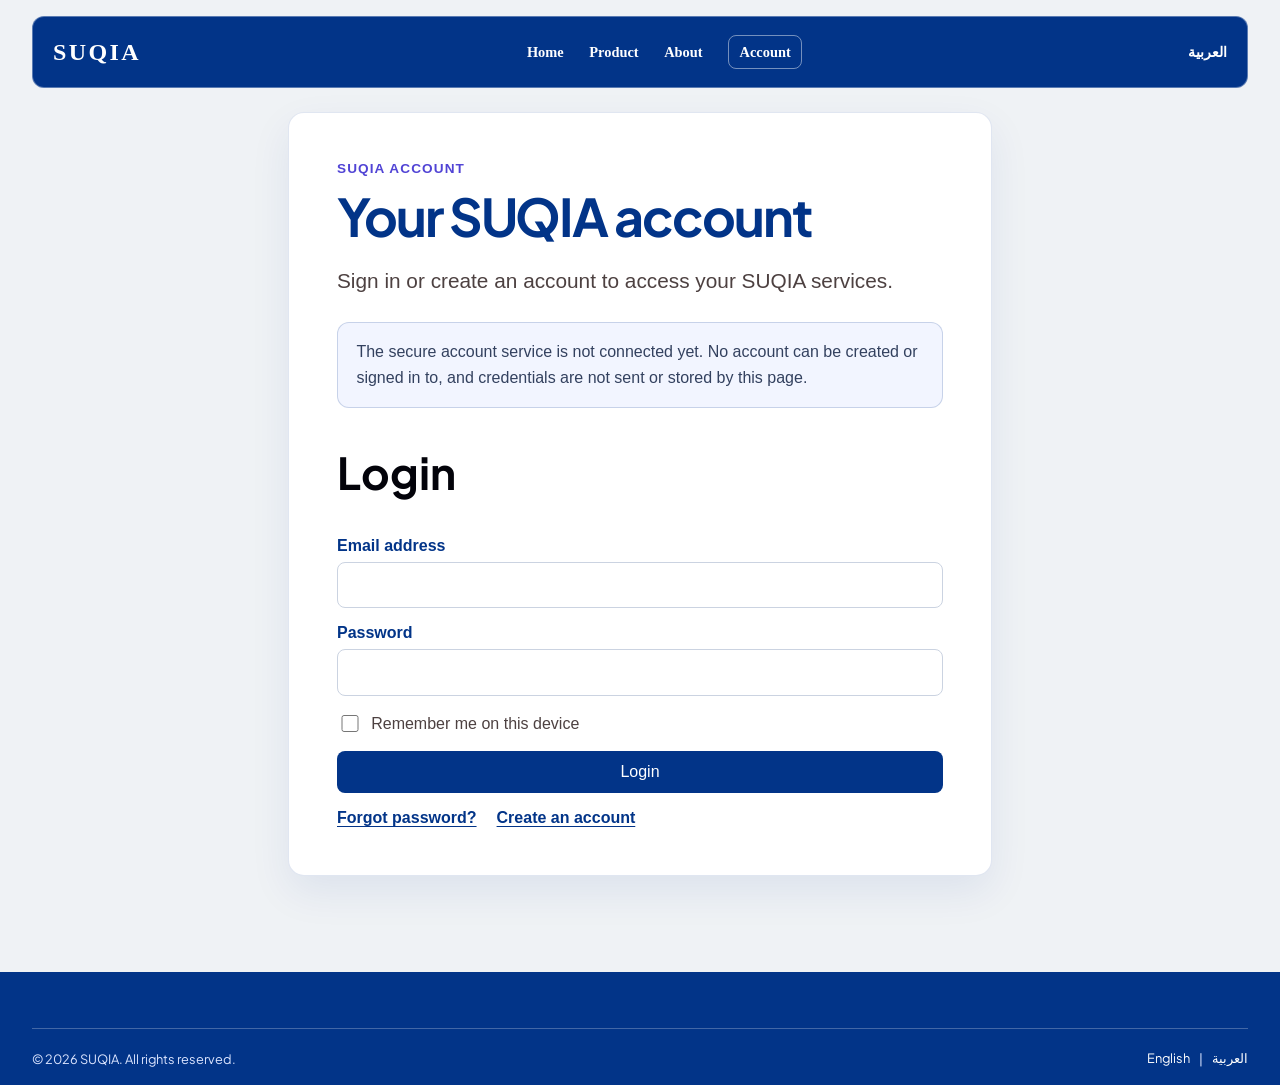
<file: auth.html>
<!DOCTYPE html>
<html lang="en" dir="ltr">
  <head>
    <meta charset="UTF-8">
    <meta name="viewport" content="width=device-width, initial-scale=1.0">
    <meta name="description" content="Access your future SUQIA account. Account services will be available when the secure backend is connected.">
    <title>SUQIA Account</title>
    <link rel="icon" href="favicon.png" type="image/png" sizes="512x512">
    <link rel="stylesheet" href="main.css" type="text/css">
    <link rel="preconnect" href="https://fonts.googleapis.com">
    <link rel="preconnect" href="https://fonts.gstatic.com" crossorigin>
    <link href="https://fonts.googleapis.com/css2?family=Plus+Jakarta+Sans:wght@400;500;600;700;800&display=swap" rel="stylesheet">
  </head>
  <body>
    <header class="site-header product-header">
      <a class="site-name" href="index.html" aria-label="SUQIA home">SUQIA</a>
      <nav class="product-header-links" aria-label="Main navigation">
        <a href="index.html">Home</a>
        <a href="product.html">Product</a>
        <a href="about.html">About</a>
      </nav>
      <a class="product-language-link" href="auth-ar.html?mode=login" lang="ar" hreflang="ar">العربية</a>
    </header>

    <main class="auth-main" data-auth-page>
      <section class="auth-panel" aria-labelledby="auth-title">
        <p class="section-eyebrow">SUQIA ACCOUNT</p>
        <h1 class="product-title" id="auth-title">Your SUQIA account</h1>
        <p class="product-lead">Sign in or create an account to access your SUQIA services.</p>
        <p class="auth-backend-notice" data-auth-backend-notice role="status" hidden>
          The secure account service is not connected yet. No account can be created or signed in to, and credentials are not sent or stored by this page.
        </p>
        <p class="auth-backend-notice" data-auth-email-notice role="status" hidden>
          Email delivery is not configured on this local server. Account registration and password recovery are unavailable.
        </p>
        <p class="auth-message" data-auth-message role="status" aria-live="polite" hidden></p>

        <section class="auth-view" data-auth-view="login" aria-labelledby="login-title">
          <h2 class="section-title" id="login-title">Login</h2>
          <form class="auth-form" data-auth-form="login">
            <label class="form-field">Email address
              <input name="email" type="email" autocomplete="username" required>
            </label>
            <label class="form-field">Password
              <input name="password" type="password" autocomplete="current-password" required>
            </label>
            <label class="auth-checkbox"><input name="rememberMe" type="checkbox"><span>Remember me on this device</span></label>
            <p class="auth-form-error" data-auth-error role="alert" hidden></p>
            <button class="action-button action-button-primary auth-submit" type="submit">Login</button>
          </form>
          <div class="auth-links">
            <a href="auth.html?mode=forgot-password">Forgot password?</a>
            <a href="auth.html?mode=register">Create an account</a>
          </div>
        </section>

        <section class="auth-view" data-auth-view="register" aria-labelledby="register-title" hidden>
          <h2 class="section-title" id="register-title">Create Account</h2>
          <form class="auth-form" data-auth-form="register">
            <label class="form-field">Full name
              <input name="name" autocomplete="name" required>
            </label>
            <label class="form-field">Email address
              <input name="email" type="email" autocomplete="email" required>
            </label>
            <label class="form-field">Password
              <input name="password" type="password" autocomplete="new-password" minlength="12" required>
            </label>
            <label class="form-field">Confirm password
              <input name="passwordConfirm" type="password" autocomplete="new-password" minlength="12" required>
            </label>
            <p class="auth-form-error" data-auth-error role="alert" hidden></p>
            <button class="action-button action-button-primary auth-submit" type="submit">Create Account</button>
          </form>
          <div class="auth-links"><a href="auth.html?mode=login">Already have an account? Login</a></div>
        </section>

        <section class="auth-view" data-auth-view="forgot-password" aria-labelledby="forgot-title" hidden>
          <h2 class="section-title" id="forgot-title">Forgot Password</h2>
          <p>Enter your account email. If an account exists, the connected service will send password-reset instructions.</p>
          <form class="auth-form" data-auth-form="forgot-password">
            <label class="form-field">Email address
              <input name="email" type="email" autocomplete="email" required>
            </label>
            <p class="auth-form-error" data-auth-error role="alert" hidden></p>
            <button class="action-button action-button-primary auth-submit" type="submit">Send reset instructions</button>
          </form>
          <div class="auth-links"><a href="auth.html?mode=login">Back to Login</a></div>
        </section>

        <section class="auth-view" data-auth-view="reset-password" aria-labelledby="reset-title" hidden>
          <h2 class="section-title" id="reset-title">Reset Password</h2>
          <p data-reset-token-notice hidden>This reset link is missing or invalid. Request a new password-reset email.</p>
          <form class="auth-form" data-auth-form="reset-password">
            <input name="token" type="hidden">
            <label class="form-field">New password
              <input name="password" type="password" autocomplete="new-password" minlength="12" required>
            </label>
            <label class="form-field">Confirm new password
              <input name="passwordConfirm" type="password" autocomplete="new-password" minlength="12" required>
            </label>
            <p class="auth-form-error" data-auth-error role="alert" hidden></p>
            <button class="action-button action-button-primary auth-submit" type="submit">Reset Password</button>
          </form>
          <div class="auth-links"><a href="auth.html?mode=forgot-password">Request another reset link</a></div>
        </section>

        <section class="auth-view" data-auth-view="verify-email" aria-labelledby="verify-title" hidden>
          <h2 class="section-title" id="verify-title">Verify your email</h2>
          <p data-verification-status role="status" aria-live="polite"></p>
          <div class="auth-links"><a href="auth.html?mode=login">Go to Login</a></div>
        </section>
      </section>
    </main>

    <footer class="site-footer auth-footer">
      <div class="footer-bottom">
        <p>© 2026 SUQIA. All rights reserved.</p>
        <nav class="footer-language" aria-label="Language">
          <a href="auth.html?mode=login" lang="en" hreflang="en" aria-current="page">English</a>
          <span aria-hidden="true">|</span>
          <a href="auth-ar.html?mode=login" lang="ar" hreflang="ar">العربية</a>
        </nav>
      </div>
    </footer>
    <script src="auth-config.js" defer></script>
    <script src="auth-client.js" defer></script>
    <script src="auth-ui.js" defer></script>
  </body>
</html>
</file>
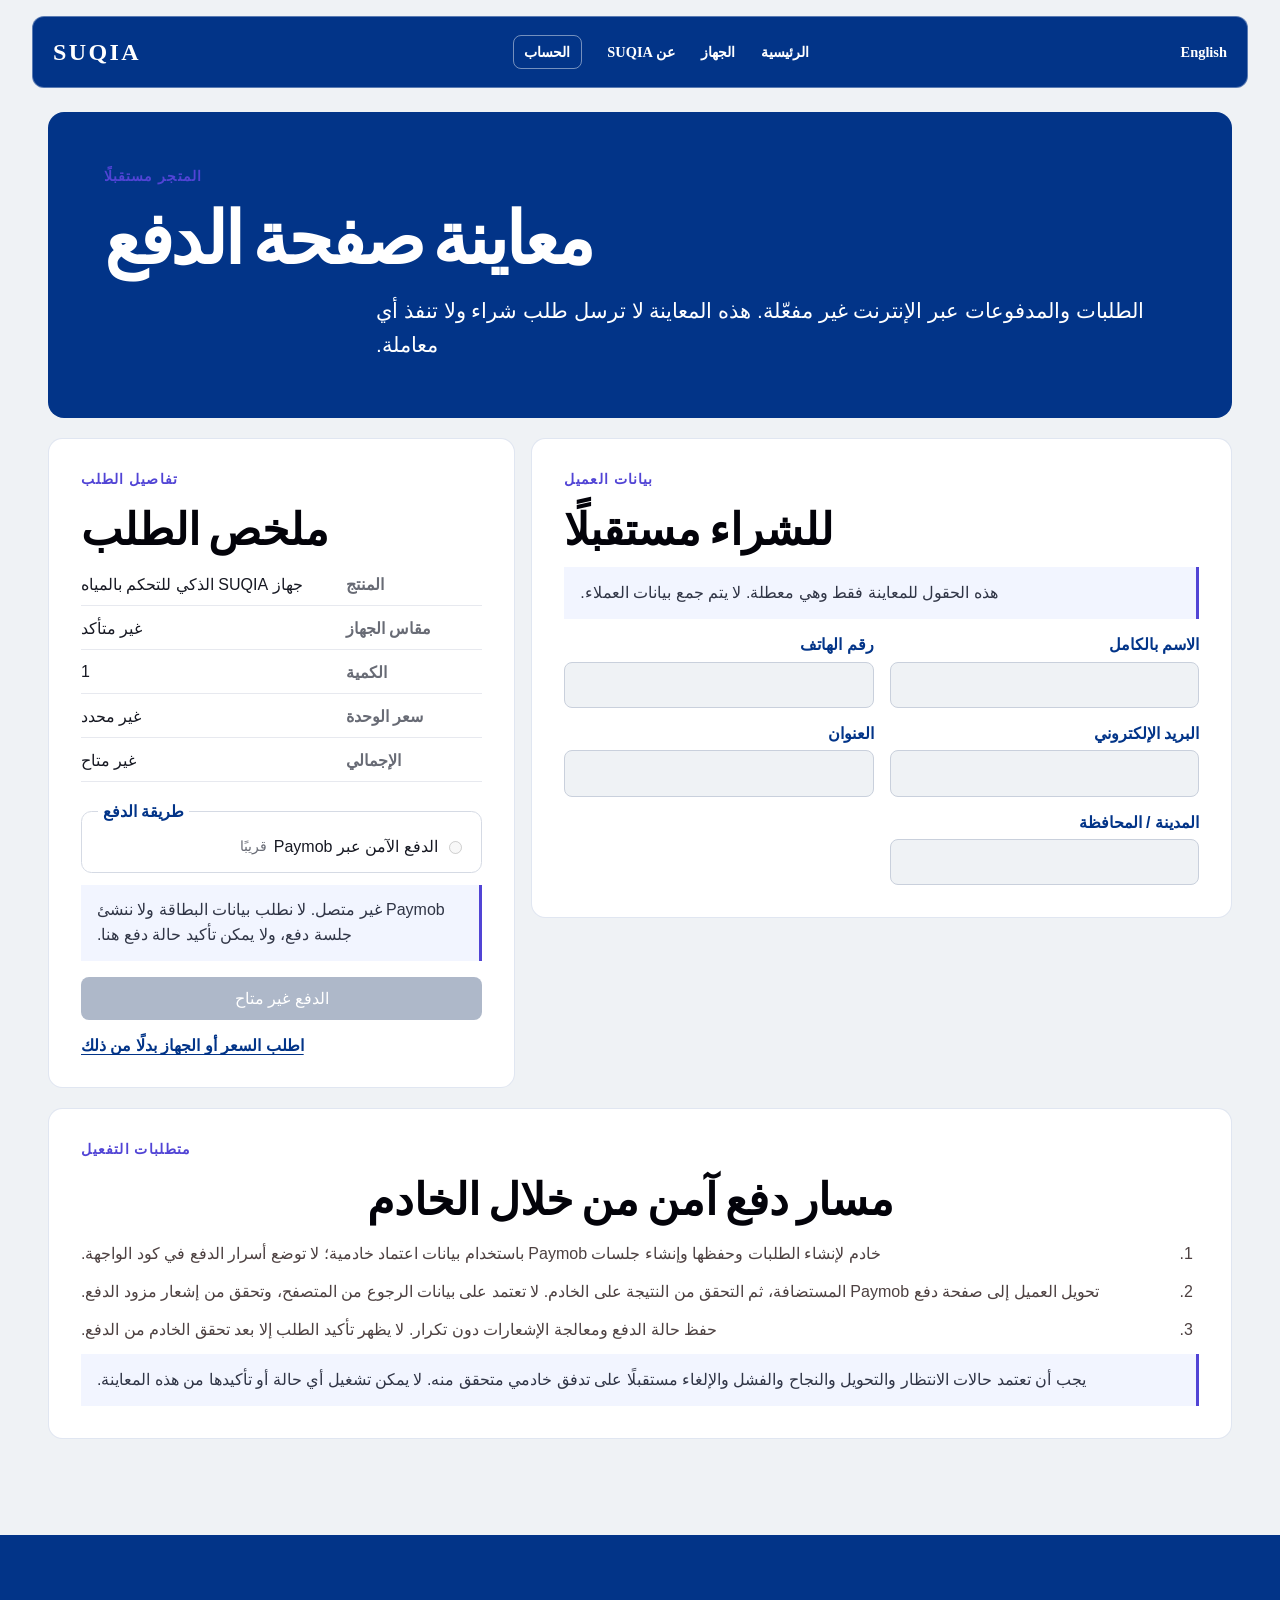
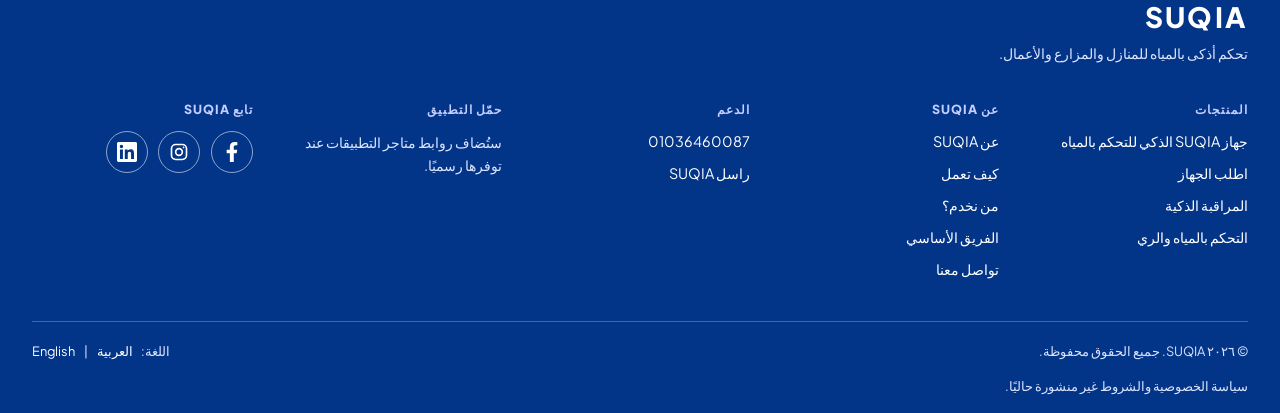
<file: checkout-ar.html>
<!DOCTYPE html>
<html lang="ar" dir="rtl">
  <head>
    <meta charset="UTF-8">
    <meta name="viewport" content="width=device-width, initial-scale=1.0">
    <meta name="description" content="معاينة هيكل صفحة الدفع المستقبلية من SUQIA. الطلب والدفع عبر الإنترنت غير متاحين.">
    <title>معاينة الدفع المستقبلي | SUQIA</title>
    <link rel="icon" href="favicon.png" type="image/png" sizes="512x512">
    <link rel="stylesheet" href="main.css" type="text/css">
    <link rel="preconnect" href="https://fonts.googleapis.com">
    <link rel="preconnect" href="https://fonts.gstatic.com" crossorigin>
    <link href="https://fonts.googleapis.com/css2?family=Plus+Jakarta+Sans:wght@400;500;600;700;800&display=swap" rel="stylesheet">
  </head>
  <body>
    <header class="site-header product-header">
      <a class="site-name" href="index-ar.html" aria-label="SUQIA - الرئيسية">SUQIA</a>
      <nav class="product-header-links" aria-label="التنقل الرئيسي">
        <a href="index-ar.html">الرئيسية</a>
        <a href="product-ar.html">الجهاز</a>
        <a href="about-ar.html">عن SUQIA</a>
      </nav>
      <a class="product-language-link" href="checkout.html" lang="en" hreflang="en">English</a>
    </header>

    <main class="checkout-main">
      <section class="checkout-heading" aria-labelledby="checkout-title">
        <p class="section-eyebrow">المتجر مستقبلًا</p>
        <h1 class="product-title" id="checkout-title">معاينة صفحة الدفع</h1>
        <p class="product-lead">الطلبات والمدفوعات عبر الإنترنت غير مفعّلة. هذه المعاينة لا ترسل طلب شراء ولا تنفذ أي معاملة.</p>
      </section>
      <div class="checkout-layout">
        <section class="checkout-panel" aria-labelledby="customer-title">
          <p class="section-eyebrow">بيانات العميل</p>
          <h2 class="section-title" id="customer-title">للشراء مستقبلًا</h2>
          <p class="checkout-disabled-note">هذه الحقول للمعاينة فقط وهي معطلة. لا يتم جمع بيانات العملاء.</p>
          <div class="form-grid checkout-fields" aria-disabled="true">
            <label class="form-field">الاسم بالكامل<input disabled autocomplete="name"></label>
            <label class="form-field">رقم الهاتف<input disabled type="tel" autocomplete="tel"></label>
            <label class="form-field">البريد الإلكتروني<input disabled type="email" autocomplete="email"></label>
            <label class="form-field">العنوان<input disabled autocomplete="street-address"></label>
            <label class="form-field">المدينة / المحافظة<input disabled autocomplete="address-level2"></label>
          </div>
        </section>
        <aside class="checkout-panel order-panel" aria-labelledby="order-title">
          <p class="section-eyebrow">تفاصيل الطلب</p>
          <h2 class="section-title" id="order-title">ملخص الطلب</h2>
          <dl class="checkout-summary">
            <div><dt>المنتج</dt><dd>جهاز SUQIA الذكي للتحكم بالمياه</dd></div>
            <div><dt>مقاس الجهاز</dt><dd data-checkout-size>غير متأكد</dd></div>
            <div><dt>الكمية</dt><dd data-checkout-quantity>١</dd></div>
            <div><dt>سعر الوحدة</dt><dd>غير محدد</dd></div>
            <div><dt>الإجمالي</dt><dd>غير متاح</dd></div>
          </dl>
          <fieldset class="payment-options" disabled>
            <legend>طريقة الدفع</legend>
            <label><input type="radio" name="payment" value="paymob"> الدفع الآمن عبر Paymob <span>قريبًا</span></label>
          </fieldset>
          <p class="checkout-disabled-note">Paymob غير متصل. لا نطلب بيانات البطاقة ولا ننشئ جلسة دفع، ولا يمكن تأكيد حالة دفع هنا.</p>
          <button class="action-button checkout-disabled-button" type="button" disabled>الدفع غير متاح</button>
          <a class="text-link" href="product-ar.html#device-request">اطلب السعر أو الجهاز بدلًا من ذلك</a>
        </aside>
      </div>
      <section class="checkout-requirements" aria-labelledby="activation-title">
        <p class="section-eyebrow">متطلبات التفعيل</p>
        <h2 class="section-title" id="activation-title">مسار دفع آمن من خلال الخادم</h2>
        <ol>
          <li>خادم لإنشاء الطلبات وحفظها وإنشاء جلسات Paymob باستخدام بيانات اعتماد خادمية؛ لا توضع أسرار الدفع في كود الواجهة.</li>
          <li>تحويل العميل إلى صفحة دفع Paymob المستضافة، ثم التحقق من النتيجة على الخادم. لا تعتمد على بيانات الرجوع من المتصفح، وتحقق من إشعار مزود الدفع.</li>
          <li>حفظ حالة الدفع ومعالجة الإشعارات دون تكرار. لا يظهر تأكيد الطلب إلا بعد تحقق الخادم من الدفع.</li>
        </ol>
        <p class="checkout-disabled-note">يجب أن تعتمد حالات الانتظار والتحويل والنجاح والفشل والإلغاء مستقبلًا على تدفق خادمي متحقق منه. لا يمكن تشغيل أي حالة أو تأكيدها من هذه المعاينة.</p>
      </section>
    </main>
    <footer class="site-footer">
      <div class="footer-content">
        <div class="footer-brand">
          <a href="index-ar.html" aria-label="SUQIA - الرئيسية">SUQIA</a>
          <p>تحكم أذكى بالمياه للمنازل والمزارع والأعمال.</p>
        </div>
        <section class="footer-column">
          <h2>المنتجات</h2>
          <nav aria-label="المنتجات">
            <a href="product-ar.html">جهاز SUQIA الذكي للتحكم بالمياه</a>
            <a href="product-ar.html#device-request">اطلب الجهاز</a>
            <a href="index-ar.html#solution-monitoring">المراقبة الذكية</a>
            <a href="index-ar.html#solution-control">التحكم بالمياه والري</a>
          </nav>
        </section>
        <section class="footer-column">
          <h2>عن SUQIA</h2>
          <nav aria-label="عن SUQIA">
            <a href="about-ar.html">عن SUQIA</a>
            <a href="index-ar.html#how-it-works">كيف تعمل</a>
            <a href="index-ar.html#who-we-serve">من نخدم؟</a>
            <a href="about-ar.html#core-team">الفريق الأساسي</a>
            <a href="index-ar.html#contact-us">تواصل معنا</a>
          </nav>
        </section>
        <section class="footer-column">
          <h2>الدعم</h2>
          <nav aria-label="الدعم">
            <a href="tel:+201036460087">01036460087</a>
            <a href="mailto:suqia.ai.official@gmail.com?subject=SUQIA%20Support">راسل SUQIA</a>
          </nav>
        </section>
        <section class="footer-column">
          <h2>حمّل التطبيق</h2>
          <p class="footer-app-note">ستُضاف روابط متاجر التطبيقات عند توفرها رسميًا.</p>
        </section>
        <section class="footer-column">
          <h2>تابع SUQIA</h2>
          <nav class="footer-social-links" aria-label="حسابات SUQIA">
            <a class="social-link" href="https://www.facebook.com/share/1DdSHvcAn1/" target="_blank" rel="noopener noreferrer" aria-label="SUQIA على فيسبوك">
              <svg viewBox="0 0 320 512" aria-hidden="true" focusable="false"><path fill="currentColor" d="M279.14 288l14.22-92.66h-88.91v-60.13c0-25.35 12.42-50.06 52.24-50.06H297V6.26S260.43 0 225.36 0C152.77 0 105.47 44 105.47 123.82v71.52H24.1V288h81.37v224h100.2V288z"/></svg>
            </a>
            <a class="social-link" href="https://www.instagram.com/suqia.official?gwpx=bDJvb3JseXN4MDAz" target="_blank" rel="noopener noreferrer" aria-label="SUQIA على إنستجرام">
              <svg viewBox="0 0 24 24" aria-hidden="true" focusable="false"><rect x="3" y="3" width="18" height="18" rx="5" fill="none" stroke="currentColor" stroke-width="2"/><circle cx="12" cy="12" r="4" fill="none" stroke="currentColor" stroke-width="2"/><circle cx="17.5" cy="6.5" r="1" fill="currentColor"/></svg>
            </a>
            <a class="social-link" href="https://www.linkedin.com/in/suqia-سُقيا-9b8326451?utm_source=share_via&amp;utm_content=profile&amp;utm_medium=member_ios" target="_blank" rel="noopener noreferrer" aria-label="SUQIA على LinkedIn">
              <svg viewBox="0 0 24 24" aria-hidden="true" focusable="false"><path fill="currentColor" d="M20.447 20.452h-3.554v-5.569c0-1.328-.027-3.037-1.852-3.037-1.853 0-2.136 1.445-2.136 2.939v5.667H9.35V9h3.414v1.561h.049c.476-.9 1.637-1.85 3.37-1.85 3.601 0 4.267 2.37 4.267 5.455v6.286zM5.337 7.433a2.062 2.062 0 1 1 0-4.124 2.062 2.062 0 0 1 0 4.124zm1.782 13.019H3.555V9h3.564v11.452zM22.225 0H1.771C.792 0 0 .774 0 1.729v20.542C0 23.227.792 24 1.771 24h20.451C23.2 24 24 23.227 24 22.271V1.729C24 .774 23.2 0 22.222 0h.003z"/></svg>
            </a>
          </nav>
        </section>
      </div>
      <div class="footer-bottom">
        <p>© ٢٠٢٦ SUQIA. جميع الحقوق محفوظة.</p>
        <nav class="footer-language" aria-label="اللغة">
          <span>اللغة:</span><a href="checkout-ar.html" lang="ar" hreflang="ar" aria-current="page">العربية</a>
          <span aria-hidden="true">|</span><a href="checkout.html" lang="en" hreflang="en">English</a>
        </nav>
        <p class="footer-legal-status">سياسة الخصوصية والشروط غير منشورة حاليًا.</p>
      </div>
    </footer>
    <script src="main.js" defer></script>
    <script src="auth-config.js" defer></script>
    <script src="auth-client.js" defer></script>
    <script src="auth-ui.js" defer></script>
  </body>
</html>
</file>
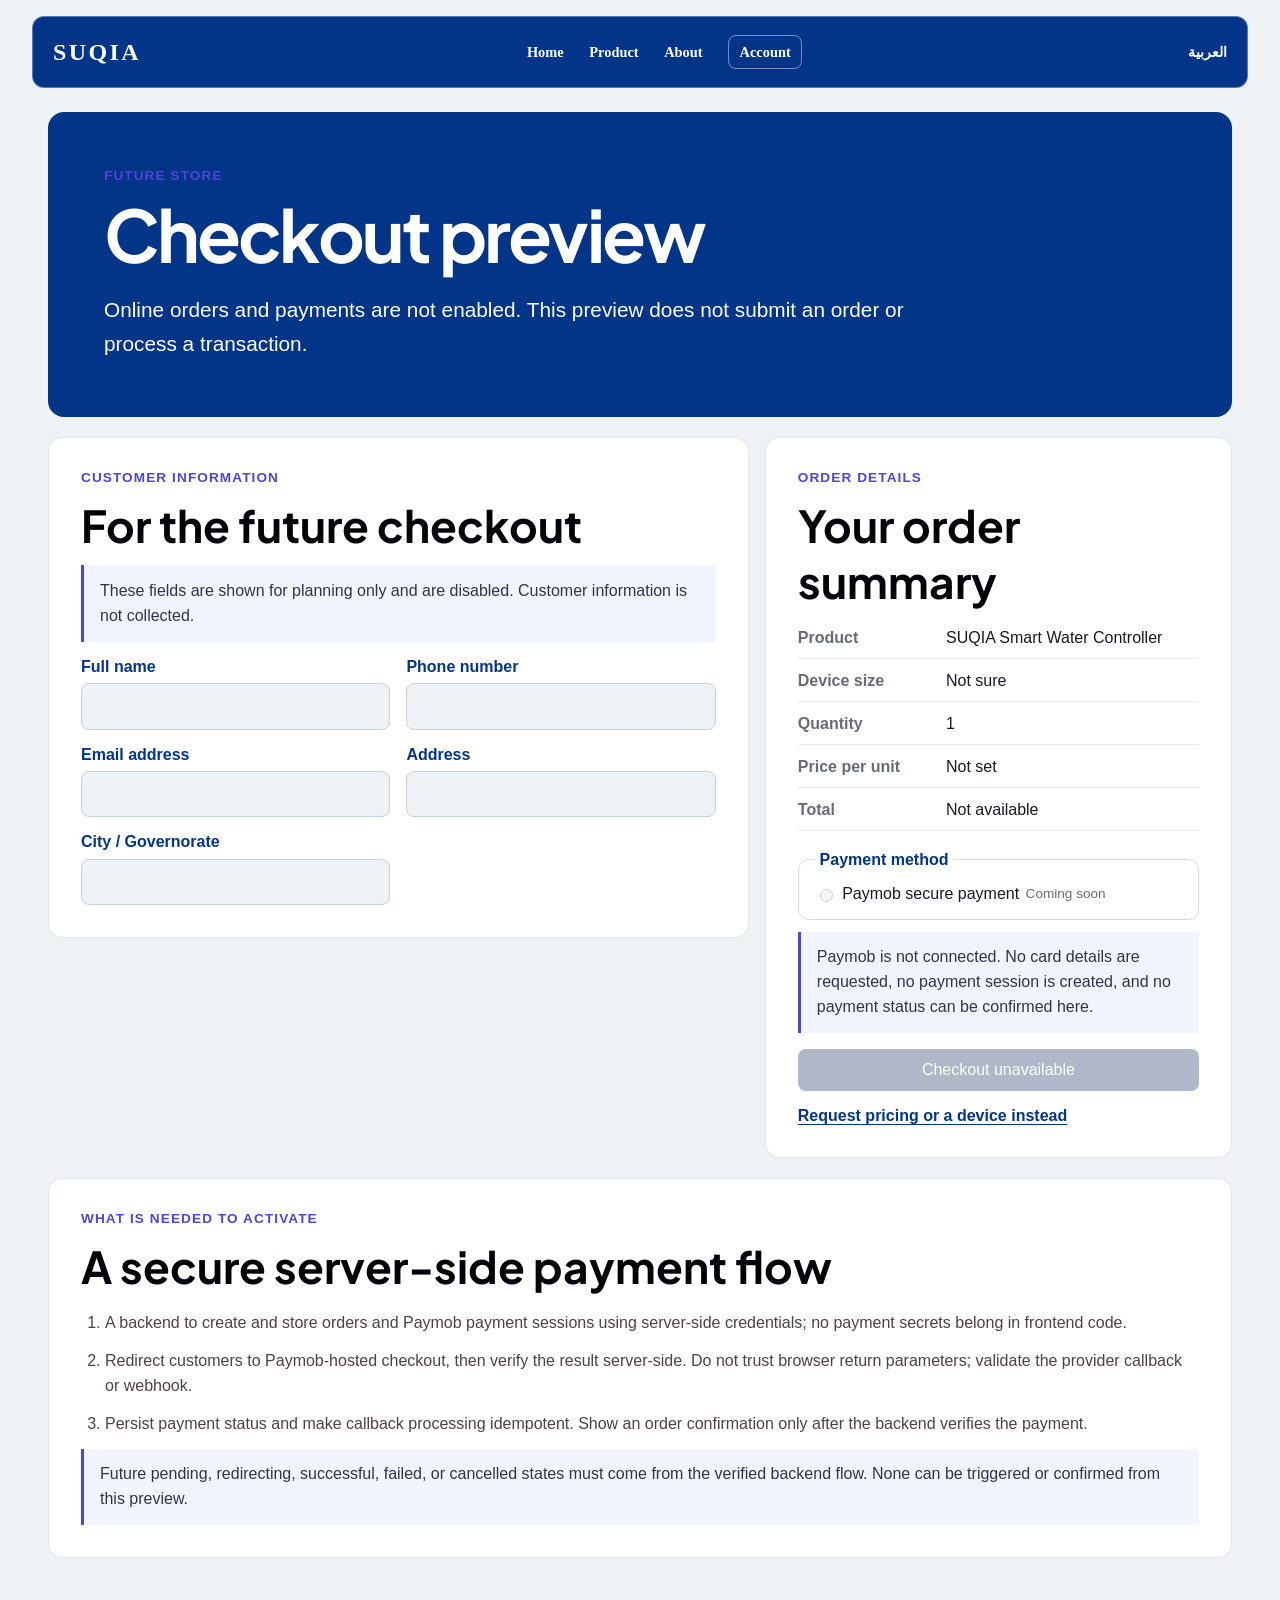
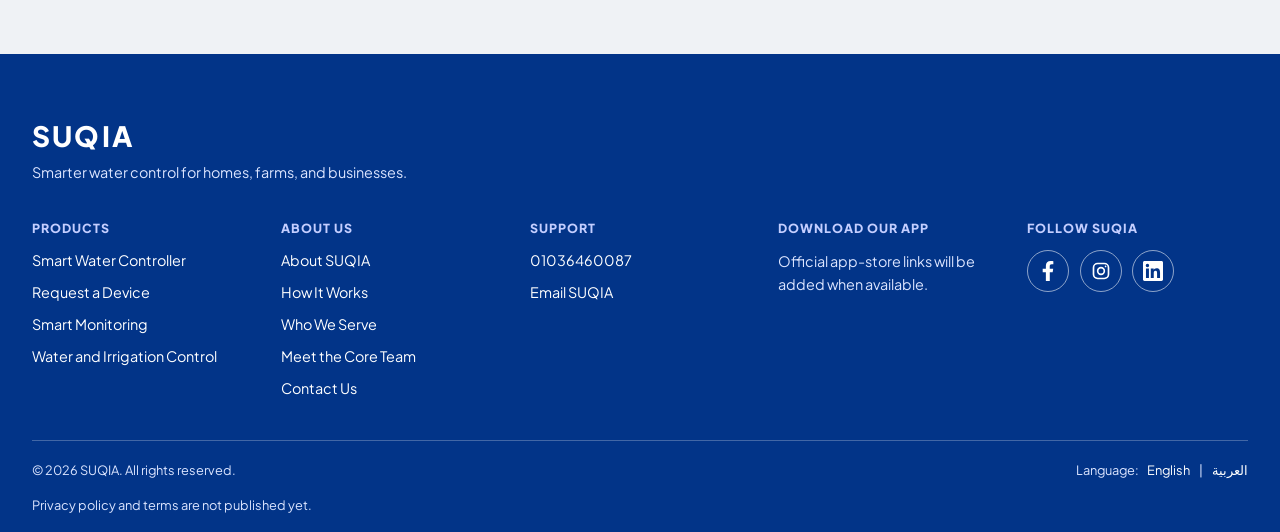
<file: checkout.html>
<!DOCTYPE html>
<html lang="en" dir="ltr">
  <head>
    <meta charset="UTF-8">
    <meta name="viewport" content="width=device-width, initial-scale=1.0">
    <meta name="description" content="Preview the future SUQIA checkout structure. Online ordering and payment are not available.">
    <title>Future Checkout Preview | SUQIA</title>
    <link rel="icon" href="favicon.png" type="image/png" sizes="512x512">
    <link rel="stylesheet" href="main.css" type="text/css">
    <link rel="preconnect" href="https://fonts.googleapis.com">
    <link rel="preconnect" href="https://fonts.gstatic.com" crossorigin>
    <link href="https://fonts.googleapis.com/css2?family=Plus+Jakarta+Sans:wght@400;500;600;700;800&display=swap" rel="stylesheet">
  </head>
  <body>
    <header class="site-header product-header">
      <a class="site-name" href="index.html" aria-label="SUQIA home">SUQIA</a>
      <nav class="product-header-links" aria-label="Main navigation">
        <a href="index.html">Home</a>
        <a href="product.html">Product</a>
        <a href="about.html">About</a>
      </nav>
      <a class="product-language-link" href="checkout-ar.html" lang="ar" hreflang="ar">العربية</a>
    </header>

    <main class="checkout-main">
      <section class="checkout-heading" aria-labelledby="checkout-title">
        <p class="section-eyebrow">FUTURE STORE</p>
        <h1 class="product-title" id="checkout-title">Checkout preview</h1>
        <p class="product-lead">Online orders and payments are not enabled. This preview does not submit an order or process a transaction.</p>
      </section>
      <div class="checkout-layout">
        <section class="checkout-panel" aria-labelledby="customer-title">
          <p class="section-eyebrow">CUSTOMER INFORMATION</p>
          <h2 class="section-title" id="customer-title">For the future checkout</h2>
          <p class="checkout-disabled-note">These fields are shown for planning only and are disabled. Customer information is not collected.</p>
          <div class="form-grid checkout-fields" aria-disabled="true">
            <label class="form-field">Full name<input disabled autocomplete="name"></label>
            <label class="form-field">Phone number<input disabled type="tel" autocomplete="tel"></label>
            <label class="form-field">Email address<input disabled type="email" autocomplete="email"></label>
            <label class="form-field">Address<input disabled autocomplete="street-address"></label>
            <label class="form-field">City / Governorate<input disabled autocomplete="address-level2"></label>
          </div>
        </section>
        <aside class="checkout-panel order-panel" aria-labelledby="order-title">
          <p class="section-eyebrow">ORDER DETAILS</p>
          <h2 class="section-title" id="order-title">Your order summary</h2>
          <dl class="checkout-summary">
            <div><dt>Product</dt><dd>SUQIA Smart Water Controller</dd></div>
            <div><dt>Device size</dt><dd data-checkout-size>Not sure</dd></div>
            <div><dt>Quantity</dt><dd data-checkout-quantity>1</dd></div>
            <div><dt>Price per unit</dt><dd>Not set</dd></div>
            <div><dt>Total</dt><dd>Not available</dd></div>
          </dl>
          <fieldset class="payment-options" disabled>
            <legend>Payment method</legend>
            <label><input type="radio" name="payment" value="paymob"> Paymob secure payment <span>Coming soon</span></label>
          </fieldset>
          <p class="checkout-disabled-note">Paymob is not connected. No card details are requested, no payment session is created, and no payment status can be confirmed here.</p>
          <button class="action-button checkout-disabled-button" type="button" disabled>Checkout unavailable</button>
          <a class="text-link" href="product.html#device-request">Request pricing or a device instead</a>
        </aside>
      </div>
      <section class="checkout-requirements" aria-labelledby="activation-title">
        <p class="section-eyebrow">WHAT IS NEEDED TO ACTIVATE</p>
        <h2 class="section-title" id="activation-title">A secure server-side payment flow</h2>
        <ol>
          <li>A backend to create and store orders and Paymob payment sessions using server-side credentials; no payment secrets belong in frontend code.</li>
          <li>Redirect customers to Paymob-hosted checkout, then verify the result server-side. Do not trust browser return parameters; validate the provider callback or webhook.</li>
          <li>Persist payment status and make callback processing idempotent. Show an order confirmation only after the backend verifies the payment.</li>
        </ol>
        <p class="checkout-disabled-note">Future pending, redirecting, successful, failed, or cancelled states must come from the verified backend flow. None can be triggered or confirmed from this preview.</p>
      </section>
    </main>
    <footer class="site-footer">
      <div class="footer-content">
        <div class="footer-brand">
          <a href="index.html" aria-label="SUQIA home">SUQIA</a>
          <p>Smarter water control for homes, farms, and businesses.</p>
        </div>
        <section class="footer-column">
          <h2>Products</h2>
          <nav aria-label="Products">
            <a href="product.html">Smart Water Controller</a>
            <a href="product.html#device-request">Request a Device</a>
            <a href="index.html#solution-monitoring">Smart Monitoring</a>
            <a href="index.html#solution-control">Water and Irrigation Control</a>
          </nav>
        </section>
        <section class="footer-column">
          <h2>About Us</h2>
          <nav aria-label="About SUQIA">
            <a href="about.html">About SUQIA</a>
            <a href="index.html#how-it-works">How It Works</a>
            <a href="index.html#who-we-serve">Who We Serve</a>
            <a href="about.html#core-team">Meet the Core Team</a>
            <a href="index.html#contact-us">Contact Us</a>
          </nav>
        </section>
        <section class="footer-column">
          <h2>Support</h2>
          <nav aria-label="Support">
            <a href="tel:+201036460087">01036460087</a>
            <a href="mailto:suqia.ai.official@gmail.com?subject=SUQIA%20Support">Email SUQIA</a>
          </nav>
        </section>
        <section class="footer-column">
          <h2>Download Our App</h2>
          <p class="footer-app-note">Official app-store links will be added when available.</p>
        </section>
        <section class="footer-column">
          <h2>Follow SUQIA</h2>
          <nav class="footer-social-links" aria-label="Social media">
            <a class="social-link" href="https://www.facebook.com/share/1DdSHvcAn1/" target="_blank" rel="noopener noreferrer" aria-label="SUQIA on Facebook">
              <svg viewBox="0 0 320 512" aria-hidden="true" focusable="false"><path fill="currentColor" d="M279.14 288l14.22-92.66h-88.91v-60.13c0-25.35 12.42-50.06 52.24-50.06H297V6.26S260.43 0 225.36 0C152.77 0 105.47 44 105.47 123.82v71.52H24.1V288h81.37v224h100.2V288z"/></svg>
            </a>
            <a class="social-link" href="https://www.instagram.com/suqia.official?gwpx=bDJvb3JseXN4MDAz" target="_blank" rel="noopener noreferrer" aria-label="SUQIA on Instagram">
              <svg viewBox="0 0 24 24" aria-hidden="true" focusable="false"><rect x="3" y="3" width="18" height="18" rx="5" fill="none" stroke="currentColor" stroke-width="2"/><circle cx="12" cy="12" r="4" fill="none" stroke="currentColor" stroke-width="2"/><circle cx="17.5" cy="6.5" r="1" fill="currentColor"/></svg>
            </a>
            <a class="social-link" href="https://www.linkedin.com/in/suqia-سُقيا-9b8326451?utm_source=share_via&amp;utm_content=profile&amp;utm_medium=member_ios" target="_blank" rel="noopener noreferrer" aria-label="SUQIA on LinkedIn">
              <svg viewBox="0 0 24 24" aria-hidden="true" focusable="false"><path fill="currentColor" d="M20.447 20.452h-3.554v-5.569c0-1.328-.027-3.037-1.852-3.037-1.853 0-2.136 1.445-2.136 2.939v5.667H9.35V9h3.414v1.561h.049c.476-.9 1.637-1.85 3.37-1.85 3.601 0 4.267 2.37 4.267 5.455v6.286zM5.337 7.433a2.062 2.062 0 1 1 0-4.124 2.062 2.062 0 0 1 0 4.124zm1.782 13.019H3.555V9h3.564v11.452zM22.225 0H1.771C.792 0 0 .774 0 1.729v20.542C0 23.227.792 24 1.771 24h20.451C23.2 24 24 23.227 24 22.271V1.729C24 .774 23.2 0 22.222 0h.003z"/></svg>
            </a>
          </nav>
        </section>
      </div>
      <div class="footer-bottom">
        <p>© 2026 SUQIA. All rights reserved.</p>
        <nav class="footer-language" aria-label="Language">
          <span>Language:</span><a href="checkout.html" lang="en" hreflang="en" aria-current="page">English</a>
          <span aria-hidden="true">|</span><a href="checkout-ar.html" lang="ar" hreflang="ar">العربية</a>
        </nav>
        <p class="footer-legal-status">Privacy policy and terms are not published yet.</p>
      </div>
    </footer>
    <script src="main.js" defer></script>
    <script src="auth-config.js" defer></script>
    <script src="auth-client.js" defer></script>
    <script src="auth-ui.js" defer></script>
  </body>
</html>
</file>
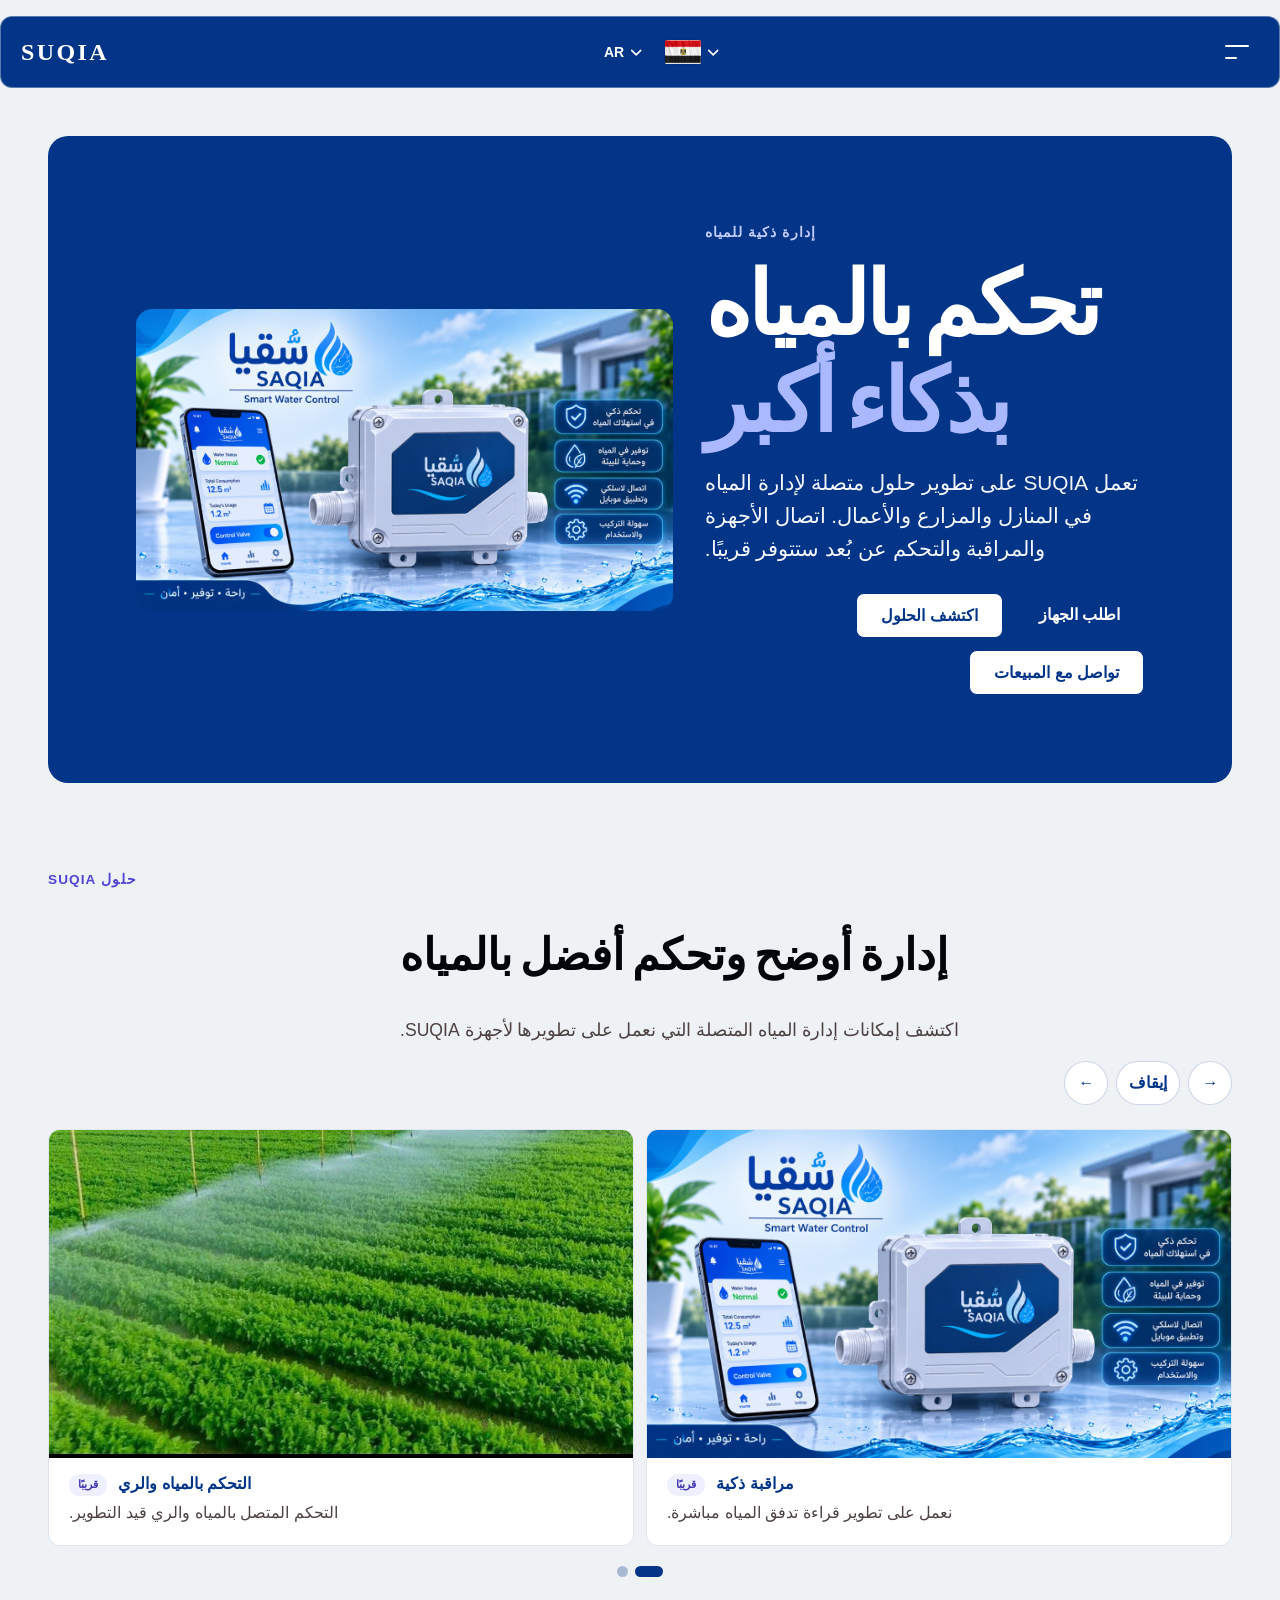
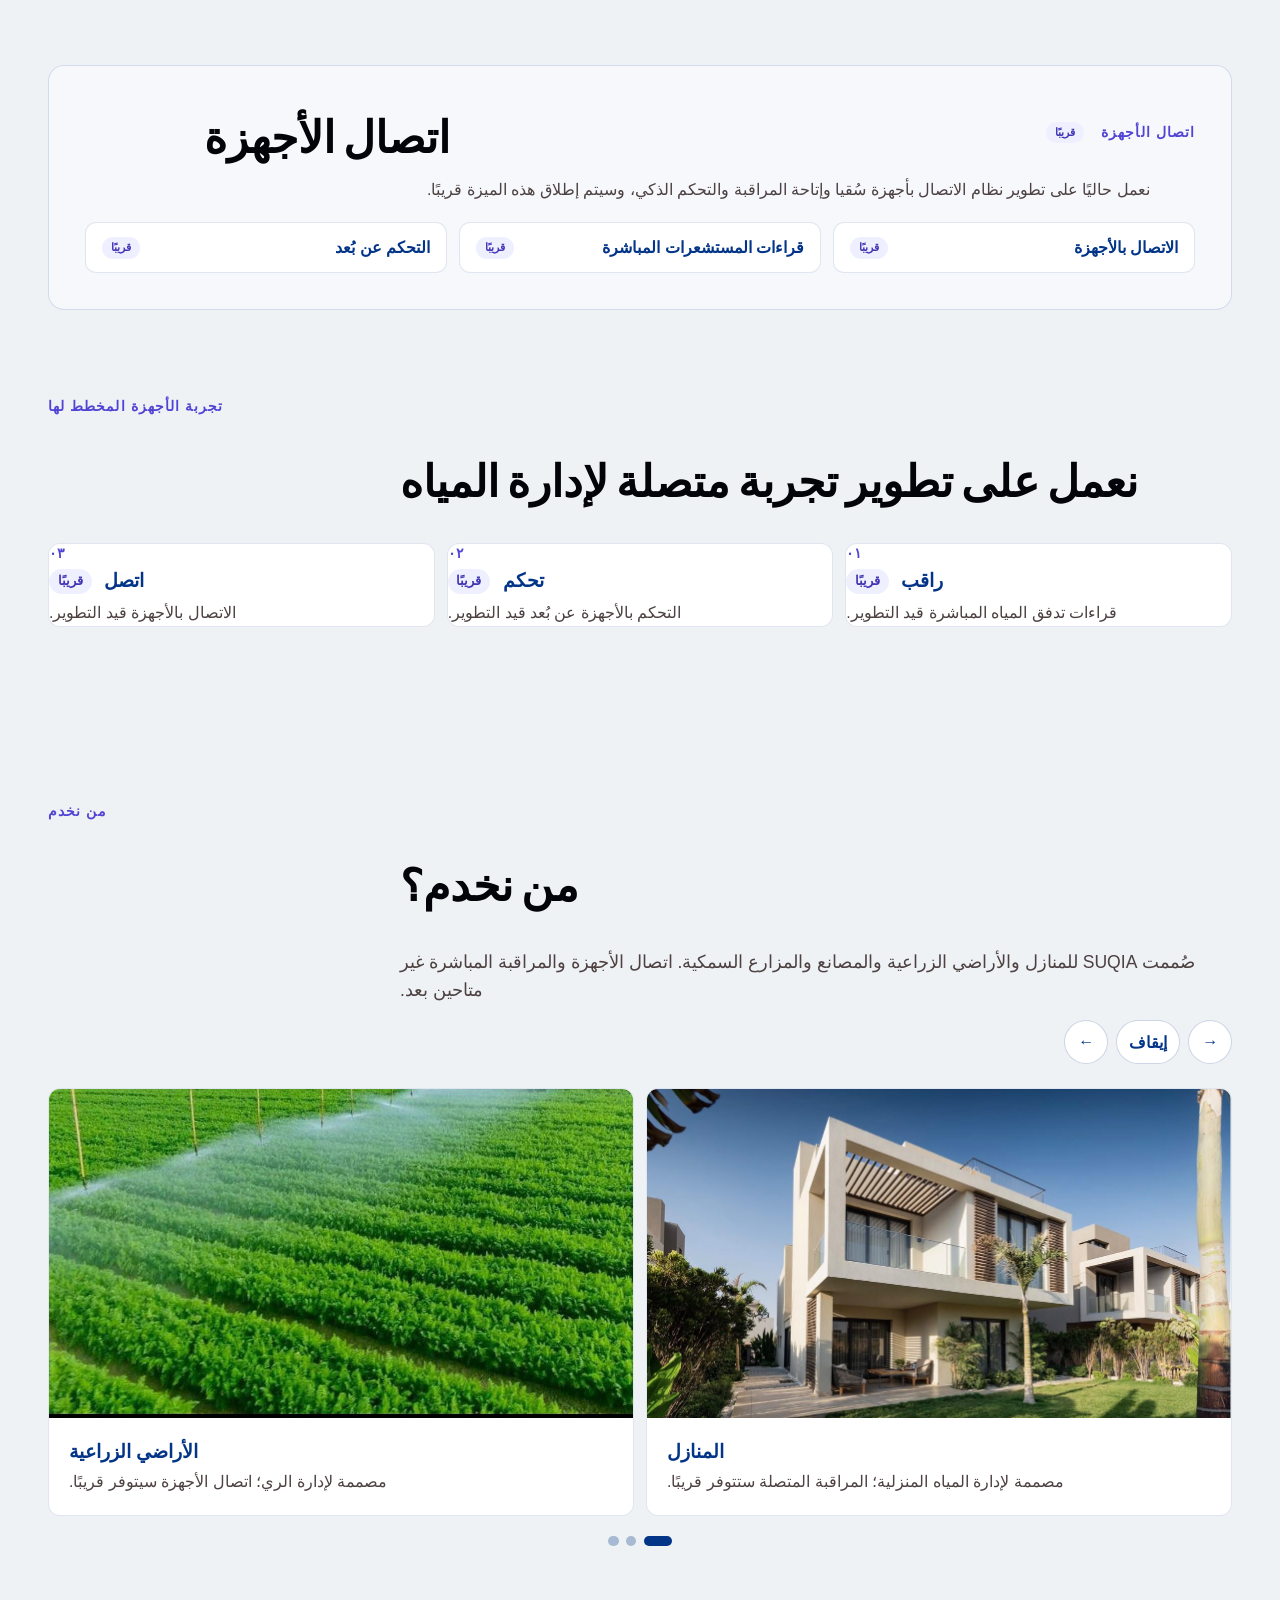
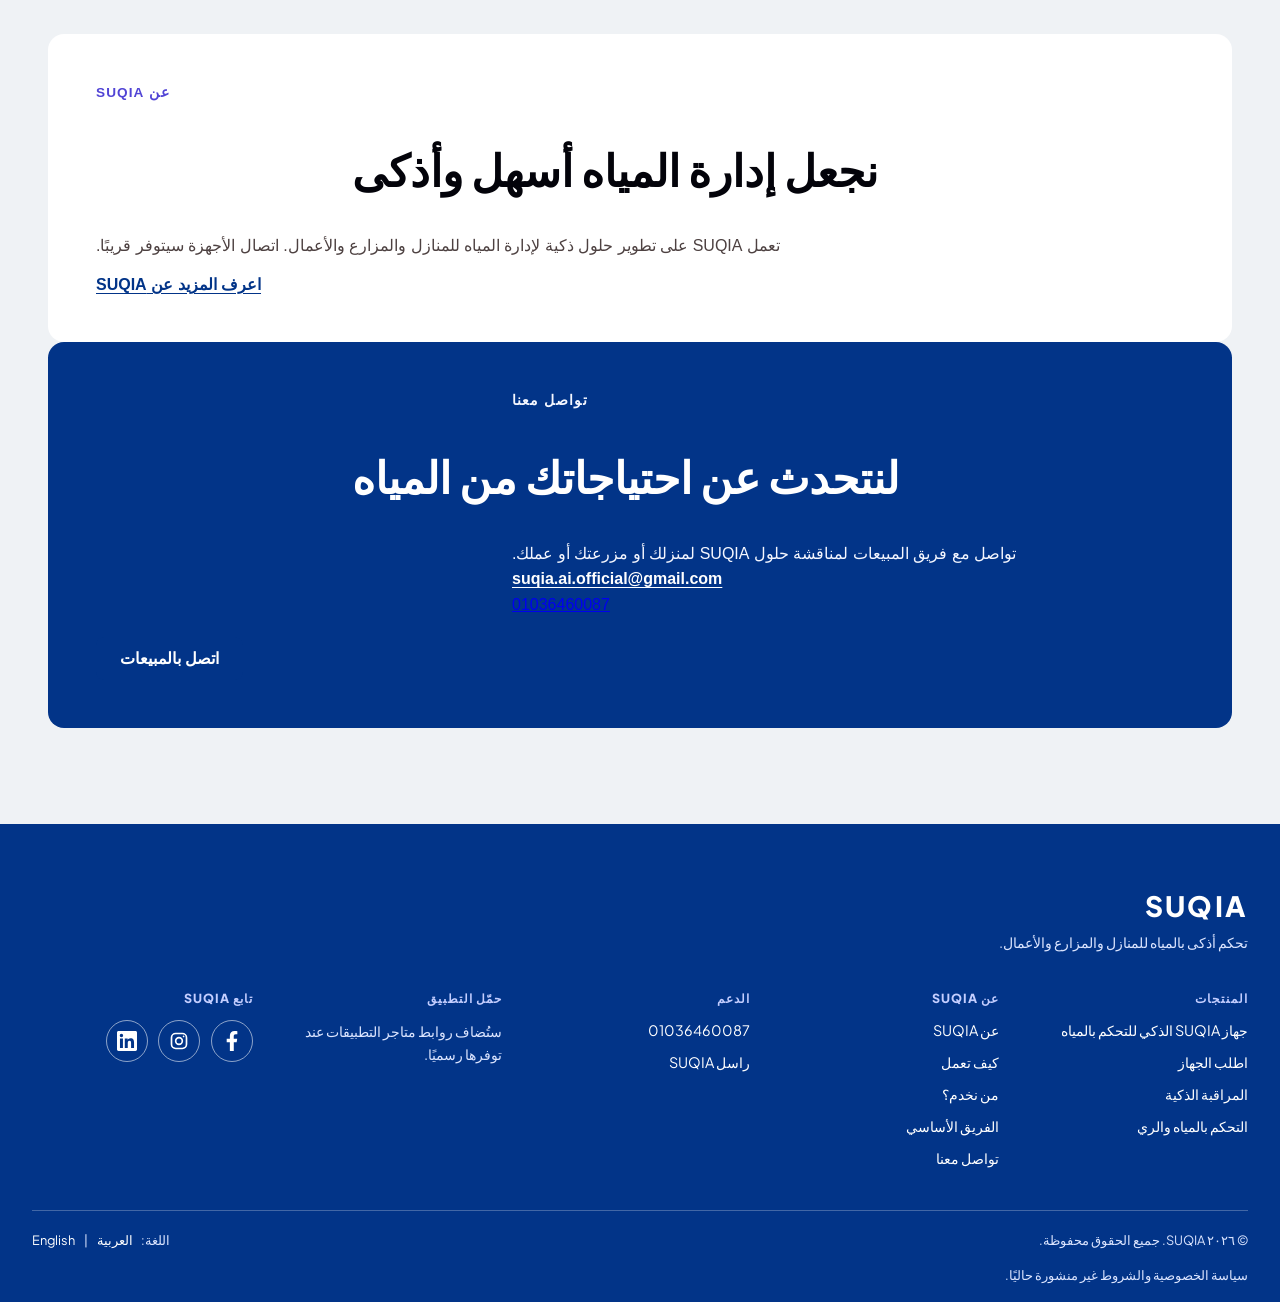
<file: index-ar.html>
<!DOCTYPE html>
<html lang="ar" dir="rtl">
  <head>
    <meta charset="UTF-8">
    <meta name="viewport" content="width=device-width, initial-scale=1.0">
    <meta name="description" content="تحكم أذكى بالمياه مع SUQIA، لمراقبة المياه وإدارة أنظمة الري.">
    <title>SUQIA | تحكم أذكى بالمياه</title>
    <link rel="icon" href="favicon.png" type="image/png" sizes="512x512">
    <link rel="stylesheet" href="main.css" type="text/css">
    <link rel="preconnect" href="https://fonts.googleapis.com">
    <link rel="preconnect" href="https://fonts.gstatic.com" crossorigin>
    <link href="https://fonts.googleapis.com/css2?family=Plus+Jakarta+Sans:wght@400;500;600;700;800&display=swap" rel="stylesheet">
  </head>
  <body>
    <header class="site-header">
      <a class="site-name" href="index-ar.html" aria-label="SUQIA - الرئيسية">SUQIA</a>
      <div class="header-controls">
        <div class="header-dropdown">
          <button class="header-selector language-selector" type="button" aria-label="اختيار اللغة" aria-expanded="false" aria-controls="language-options">
            <span>AR</span>
            <svg class="dropdown-chevron" viewBox="0 0 16 16" aria-hidden="true" focusable="false"><path d="m3 6 5 5 5-5" fill="none" stroke="currentColor" stroke-linecap="round" stroke-linejoin="round" stroke-width="1.8"/></svg>
          </button>
          <div class="header-dropdown-menu language-options" id="language-options" role="group" aria-label="اختيار اللغة" hidden>
            <a class="header-dropdown-option" href="index-ar.html" lang="ar" hreflang="ar" aria-current="page">العربية</a>
            <a class="header-dropdown-option" href="index.html" lang="en" hreflang="en">English</a>
          </div>
        </div>
        <div class="header-dropdown">
          <button class="header-selector country-selector" type="button" aria-label="الدولة: مصر" aria-expanded="false" aria-controls="country-options">
            <span class="country-flag-frame"><img class="country-flag" src="suqia5-product.png" alt=""></span>
            <svg class="dropdown-chevron" viewBox="0 0 16 16" aria-hidden="true" focusable="false"><path d="m3 6 5 5 5-5" fill="none" stroke="currentColor" stroke-linecap="round" stroke-linejoin="round" stroke-width="1.8"/></svg>
          </button>
          <div class="header-dropdown-menu country-options" id="country-options" role="group" aria-label="الدولة" hidden>
            <p class="header-dropdown-title">الدولة</p>
            <button class="header-dropdown-option country-option" type="button" aria-label="مصر، محددة حاليًا" aria-pressed="true">
              <span class="country-flag-frame"><img class="country-flag" src="suqia5-product.png" alt=""></span><span>مصر</span><span class="country-check" aria-hidden="true">✓</span>
            </button>
            <p class="header-dropdown-note">خدمات SUQIA متاحة حاليًا في مصر.</p>
          </div>
        </div>
      </div>
      <button class="menu-button" type="button" aria-label="فتح قائمة التنقل" aria-haspopup="dialog" aria-controls="site-menu">
        <span></span>
        <span></span>
      </button>
    </header>

    <dialog class="menu-dialog" id="site-menu" aria-label="قائمة الموقع">
      <div class="menu-dialog-content">
        <div class="menu-dialog-header">
          <a class="menu-logo" href="index-ar.html" aria-label="SUQIA - الرئيسية">SUQIA</a>
          <button class="menu-close" type="button" aria-label="إغلاق قائمة التنقل">
            <span></span>
            <span></span>
          </button>
        </div>
        <nav class="menu-links" aria-label="التنقل الرئيسي">
          <a class="menu-top-link" href="index-ar.html">الرئيسية</a>
          <a class="menu-top-link" href="product-ar.html">اطلب الجهاز</a>
          <details class="menu-section">
            <summary><span>حلول SUQIA</span><span class="menu-toggle" aria-hidden="true">+</span></summary>
            <div class="menu-section-content menu-info-grid">
              <a class="menu-info-card" href="index-ar.html#solution-monitoring">
                <h2>مراقبة ذكية <span class="feature-status">قريبًا</span></h2>
                <p>قراءات تدفق المياه المباشرة قيد التطوير.</p>
              </a>
              <a class="menu-info-card" href="index-ar.html#solution-control">
                <h2>التحكم بالمياه والري <span class="feature-status">قريبًا</span></h2>
                <p>التحكم المتصل بالمياه والري قيد التطوير.</p>
              </a>
              <a class="menu-info-card" href="index-ar.html#device-connectivity">
                <h2>الإدارة من أي مكان <span class="feature-status">قريبًا</span></h2>
                <p>اتصال الأجهزة والوصول إليها عن بُعد قيد التطوير.</p>
              </a>
            </div>
          </details>
          <details class="menu-section">
            <summary><span>كيف تعمل</span><span class="menu-toggle" aria-hidden="true">+</span></summary>
            <div class="menu-section-content menu-info-grid">
              <a class="menu-info-card" href="index-ar.html#step-monitor">
                <span class="menu-step">٠١</span>
                <h2>راقب <span class="feature-status">قريبًا</span></h2>
                <p>قراءات تدفق المياه المباشرة قيد التطوير.</p>
              </a>
              <a class="menu-info-card" href="index-ar.html#step-control">
                <span class="menu-step">٠٢</span>
                <h2>تحكم <span class="feature-status">قريبًا</span></h2>
                <p>التحكم بالأجهزة عن بُعد قيد التطوير.</p>
              </a>
              <a class="menu-info-card" href="index-ar.html#device-connectivity">
                <span class="menu-step">٠٣</span>
                <h2>اتصل <span class="feature-status">قريبًا</span></h2>
                <p>الاتصال بالأجهزة قيد التطوير.</p>
              </a>
            </div>
          </details>
          <details class="menu-section">
            <summary><span>من نخدم</span><span class="menu-toggle" aria-hidden="true">+</span></summary>
            <div class="menu-section-content menu-info-grid">
              <a class="menu-info-card" href="index-ar.html#audience-home">
                <h2>المنازل</h2>
                <p>مصممة لإدارة المياه المنزلية؛ المراقبة المتصلة ستتوفر قريبًا.</p>
              </a>
              <a class="menu-info-card" href="index-ar.html#audience-agricultural-land">
                <h2>الأراضي الزراعية</h2>
                <p>مصممة لإدارة الري؛ اتصال الأجهزة سيتوفر قريبًا.</p>
              </a>
              <a class="menu-info-card" href="index-ar.html#audience-factories">
                <h2>المصانع</h2>
                <p>مصممة لإدارة المياه الصناعية؛ المراقبة المباشرة ستتوفر قريبًا.</p>
              </a>
              <a class="menu-info-card" href="index-ar.html#audience-fish-farms">
                <h2>المزارع السمكية</h2>
                <p>مصممة لإدارة مياه الاستزراع السمكي؛ اتصال الأجهزة سيتوفر قريبًا.</p>
              </a>
            </div>
          </details>
          <details class="menu-section">
            <summary><span>عن SUQIA</span><span class="menu-toggle" aria-hidden="true">+</span></summary>
            <div class="menu-section-content">
              <p class="menu-summary">
                تعمل SUQIA على تطوير حلول متصلة لإدارة المياه للمنازل والمزارع والأعمال.
                اتصال الأجهزة سيتوفر قريبًا.
              </p>
              <p class="menu-summary">مهمتنا جعل إدارة المياه أسهل وأذكى وأكثر سهولة في الاستخدام.</p>
              <a class="menu-section-link" href="about-ar.html">تعرف على SUQIA</a>
              <a class="menu-section-link" href="about-ar.html#core-team">تعرف على الفريق الأساسي</a>
            </div>
          </details>
          <a class="menu-top-link" href="index-ar.html#contact-us">تواصل معنا</a>
        </nav>
      </div>
    </dialog>

    <main class="home-main">
      <section class="home-hero" aria-labelledby="home-title">
        <div class="home-hero-layout">
          <div class="home-hero-copy">
            <p class="section-eyebrow">إدارة ذكية للمياه</p>
            <h1 class="home-title" id="home-title">
              تحكم بالمياه<br>
              <span>بذكاء أكبر</span>
            </h1>
            <p class="home-lead">
              تعمل SUQIA على تطوير حلول متصلة لإدارة المياه في المنازل والمزارع والأعمال.
              اتصال الأجهزة والمراقبة والتحكم عن بُعد ستتوفر قريبًا.
            </p>
            <div class="hero-actions">
              <a class="action-button action-button-primary" href="product-ar.html">اطلب الجهاز</a>
              <a class="action-button action-button-secondary" href="#solutions">اكتشف الحلول</a>
              <a class="action-button action-button-secondary" href="#contact-us">تواصل مع المبيعات</a>
            </div>
          </div>
          <figure class="hero-product-image">
            <img src="suqia-product.png" alt="جهاز SUQIA للتحكم الذكي بالمياه مع تطبيق الهاتف">
          </figure>
        </div>
      </section>

      <section class="home-section" id="solutions" aria-labelledby="solutions-title" aria-roledescription="عارض شرائح" data-carousel>
        <p class="section-eyebrow">حلول SUQIA</p>
        <h2 class="section-title" id="solutions-title">إدارة أوضح وتحكم أفضل بالمياه</h2>
        <p class="audience-intro">اكتشف إمكانات إدارة المياه المتصلة التي نعمل على تطويرها لأجهزة SUQIA.</p>
        <div class="carousel-controls">
          <button class="carousel-button carousel-previous" type="button" data-carousel-previous aria-label="الخدمة السابقة"><span class="carousel-arrow" aria-hidden="true">&larr;</span></button>
          <button class="carousel-button carousel-toggle" type="button" data-carousel-toggle data-pause-label="إيقاف" data-play-label="تشغيل" data-pause-aria-label="إيقاف الحركة التلقائية" data-play-aria-label="تشغيل الحركة التلقائية" aria-label="إيقاف الحركة التلقائية" aria-pressed="false">إيقاف</button>
          <button class="carousel-button carousel-next" type="button" data-carousel-next aria-label="الخدمة التالية"><span class="carousel-arrow" aria-hidden="true">&rarr;</span></button>
        </div>
        <div class="service-grid carousel-track" data-carousel-track>
          <article class="service-card carousel-card carousel-slide" id="solution-monitoring" data-carousel-slide role="group" aria-roledescription="شريحة" aria-labelledby="solution-monitoring-title">
            <img src="suqia-product.png" alt="جهاز SUQIA للتحكم بالمياه وتطبيق الهاتف" loading="lazy" decoding="async">
            <dl class="service-card-content">
              <dt id="solution-monitoring-title">مراقبة ذكية <span class="feature-status">قريبًا</span></dt>
              <dd>نعمل على تطوير قراءة تدفق المياه مباشرة.</dd>
            </dl>
          </article>
          <article class="service-card carousel-card carousel-slide" id="solution-control" data-carousel-slide role="group" aria-roledescription="شريحة" aria-labelledby="solution-control-title">
            <img src="suqia3-product.png" alt="محاصيل زراعية يجري ريها" loading="lazy" decoding="async">
            <dl class="service-card-content">
              <dt id="solution-control-title">التحكم بالمياه والري <span class="feature-status">قريبًا</span></dt>
              <dd>التحكم المتصل بالمياه والري قيد التطوير.</dd>
            </dl>
          </article>
          <article class="service-card carousel-card carousel-slide" id="solution-remote" data-carousel-slide role="group" aria-roledescription="شريحة" aria-labelledby="solution-remote-title">
            <img src="suqia4-product.png" alt="منشأة صناعية مزودة بأنابيب مياه" loading="lazy" decoding="async">
            <dl class="service-card-content">
              <dt id="solution-remote-title">الإدارة من أي مكان <span class="feature-status">قريبًا</span></dt>
              <dd>الوصول إلى الأجهزة عن بُعد قيد التطوير.</dd>
            </dl>
          </article>
        </div>
        <div class="carousel-pagination" role="group" aria-label="اختر شريحة الخدمة" data-carousel-pagination></div>
      </section>

      <section class="home-section device-connectivity-section" id="device-connectivity" aria-labelledby="device-connectivity-title" data-device-connectivity data-integration-state="coming-soon">
        <div class="device-connectivity-heading">
          <p class="section-eyebrow">اتصال الأجهزة</p>
          <span class="feature-status">قريبًا</span>
          <h2 class="section-title" id="device-connectivity-title">اتصال الأجهزة</h2>
        </div>
        <p class="device-connectivity-description">نعمل حاليًا على تطوير نظام الاتصال بأجهزة سُقيا وإتاحة المراقبة والتحكم الذكي، وسيتم إطلاق هذه الميزة قريبًا.</p>
        <ul class="device-connectivity-features" aria-label="ميزات الأجهزة المخطط لها">
          <li><span>الاتصال بالأجهزة</span><span class="feature-status">قريبًا</span></li>
          <li><span>قراءات المستشعرات المباشرة</span><span class="feature-status">قريبًا</span></li>
          <li><span>التحكم عن بُعد</span><span class="feature-status">قريبًا</span></li>
        </ul>
      </section>

      <section class="home-section" id="how-it-works" aria-labelledby="how-title">
        <p class="section-eyebrow">تجربة الأجهزة المخطط لها</p>
        <h2 class="section-title" id="how-title">نعمل على تطوير تجربة متصلة لإدارة المياه</h2>
        <ol class="process-steps">
          <li id="step-monitor">
            <span class="process-number">٠١</span>
            <h3>راقب <span class="feature-status">قريبًا</span></h3>
            <p>قراءات تدفق المياه المباشرة قيد التطوير.</p>
          </li>
          <li id="step-control">
            <span class="process-number">٠٢</span>
            <h3>تحكم <span class="feature-status">قريبًا</span></h3>
            <p>التحكم بالأجهزة عن بُعد قيد التطوير.</p>
          </li>
          <li id="step-access">
            <span class="process-number">٠٣</span>
            <h3>اتصل <span class="feature-status">قريبًا</span></h3>
            <p>الاتصال بالأجهزة قيد التطوير.</p>
          </li>
        </ol>
      </section>

      <section class="home-section" id="who-we-serve" aria-labelledby="audience-title" aria-roledescription="عارض شرائح" data-carousel>
        <p class="section-eyebrow">من نخدم</p>
        <h2 class="section-title" id="audience-title">من نخدم؟</h2>
        <p class="audience-intro">
          صُممت SUQIA للمنازل والأراضي الزراعية والمصانع والمزارع السمكية.
          اتصال الأجهزة والمراقبة المباشرة غير متاحين بعد.
        </p>
        <div class="carousel-controls">
          <button class="carousel-button carousel-previous" type="button" data-carousel-previous aria-label="الفئة السابقة"><span class="carousel-arrow" aria-hidden="true">&larr;</span></button>
          <button class="carousel-button carousel-toggle" type="button" data-carousel-toggle data-pause-label="إيقاف" data-play-label="تشغيل" data-pause-aria-label="إيقاف الحركة التلقائية" data-play-aria-label="تشغيل الحركة التلقائية" aria-label="إيقاف الحركة التلقائية" aria-pressed="false">إيقاف</button>
          <button class="carousel-button carousel-next" type="button" data-carousel-next aria-label="الفئة التالية"><span class="carousel-arrow" aria-hidden="true">&rarr;</span></button>
        </div>
        <div class="audience-grid carousel-track" data-carousel-track>
          <article class="audience-card carousel-card carousel-slide" id="audience-home" data-carousel-slide role="group" aria-roledescription="شريحة" aria-labelledby="audience-home-title">
            <img src="suqia2-product.png" alt="منزل حديث تحيط به حديقة" loading="lazy" decoding="async">
            <div class="audience-card-content">
              <h3 id="audience-home-title">المنازل</h3>
              <p>مصممة لإدارة المياه المنزلية؛ المراقبة المتصلة ستتوفر قريبًا.</p>
            </div>
          </article>
          <article class="audience-card carousel-card carousel-slide" id="audience-agricultural-land" data-carousel-slide role="group" aria-roledescription="شريحة" aria-labelledby="audience-agricultural-land-title">
            <img src="suqia3-product.png" alt="محاصيل زراعية يجري ريها" loading="lazy" decoding="async">
            <div class="audience-card-content">
              <h3 id="audience-agricultural-land-title">الأراضي الزراعية</h3>
              <p>مصممة لإدارة الري؛ اتصال الأجهزة سيتوفر قريبًا.</p>
            </div>
          </article>
          <article class="audience-card carousel-card carousel-slide" id="audience-factories" data-carousel-slide role="group" aria-roledescription="شريحة" aria-labelledby="audience-factories-title">
            <img src="suqia4-product.png" alt="منشأة صناعية مزودة بأنابيب مياه" loading="lazy" decoding="async">
            <div class="audience-card-content">
              <h3 id="audience-factories-title">المصانع</h3>
              <p>مصممة لإدارة المياه الصناعية؛ المراقبة المباشرة ستتوفر قريبًا.</p>
            </div>
          </article>
          <article class="audience-card carousel-card carousel-slide" id="audience-fish-farms" data-carousel-slide role="group" aria-roledescription="شريحة" aria-labelledby="audience-fish-farms-title">
            <img src="suqia1-product.png" alt="منظر جوي لأحواض مزرعة سمكية" loading="lazy" decoding="async">
            <div class="audience-card-content">
              <h3 id="audience-fish-farms-title">المزارع السمكية</h3>
              <p>مصممة لإدارة مياه الاستزراع السمكي؛ اتصال الأجهزة سيتوفر قريبًا.</p>
            </div>
          </article>
        </div>
        <div class="carousel-pagination" role="group" aria-label="اختر شريحة الفئة" data-carousel-pagination></div>
      </section>

      <section class="home-section about-callout" aria-labelledby="about-callout-title">
        <p class="section-eyebrow">عن SUQIA</p>
        <h2 class="section-title" id="about-callout-title">نجعل إدارة المياه أسهل وأذكى</h2>
        <p>تعمل SUQIA على تطوير حلول ذكية لإدارة المياه للمنازل والمزارع والأعمال. اتصال الأجهزة سيتوفر قريبًا.</p>
        <a class="text-link" href="about-ar.html">اعرف المزيد عن SUQIA</a>
      </section>

      <section class="home-section contact-section" id="contact-us" aria-labelledby="contact-title">
        <p class="section-eyebrow">تواصل معنا</p>
        <h2 class="section-title" id="contact-title">لنتحدث عن احتياجاتك من المياه</h2>
        <p>تواصل مع فريق المبيعات لمناقشة حلول SUQIA لمنزلك أو مزرعتك أو عملك.</p>
        <p class="contact-email">
          <a href="mailto:suqia.ai.official@gmail.com">suqia.ai.official@gmail.com</a>
        </p>
        <p class="contact-phone">
          <a href="tel:+201036460087">01036460087</a>
        </p>
        <a class="action-button action-button-primary" href="tel:+201036460087" aria-label="اتصل بالمبيعات على الرقم 01036460087">اتصل بالمبيعات</a>
      </section>
    </main>
    <footer class="site-footer">
      <div class="footer-content">
        <div class="footer-brand">
          <a href="index-ar.html" aria-label="SUQIA - الرئيسية">SUQIA</a>
          <p>تحكم أذكى بالمياه للمنازل والمزارع والأعمال.</p>
        </div>
        <section class="footer-column">
          <h2>المنتجات</h2>
          <nav aria-label="المنتجات">
            <a href="product-ar.html">جهاز SUQIA الذكي للتحكم بالمياه</a>
            <a href="product-ar.html#device-request">اطلب الجهاز</a>
            <a href="index-ar.html#solution-monitoring">المراقبة الذكية</a>
            <a href="index-ar.html#solution-control">التحكم بالمياه والري</a>
          </nav>
        </section>
        <section class="footer-column">
          <h2>عن SUQIA</h2>
          <nav aria-label="عن SUQIA">
            <a href="about-ar.html">عن SUQIA</a>
            <a href="index-ar.html#how-it-works">كيف تعمل</a>
            <a href="index-ar.html#who-we-serve">من نخدم؟</a>
            <a href="about-ar.html#core-team">الفريق الأساسي</a>
            <a href="index-ar.html#contact-us">تواصل معنا</a>
          </nav>
        </section>
        <section class="footer-column">
          <h2>الدعم</h2>
          <nav aria-label="الدعم">
            <a href="tel:+201036460087">01036460087</a>
            <a href="mailto:suqia.ai.official@gmail.com?subject=SUQIA%20Support">راسل SUQIA</a>
          </nav>
        </section>
        <section class="footer-column">
          <h2>حمّل التطبيق</h2>
          <p class="footer-app-note">ستُضاف روابط متاجر التطبيقات عند توفرها رسميًا.</p>
        </section>
        <section class="footer-column">
          <h2>تابع SUQIA</h2>
          <nav class="footer-social-links" aria-label="حسابات SUQIA">
            <a class="social-link" href="https://www.facebook.com/share/1DdSHvcAn1/" target="_blank" rel="noopener noreferrer" aria-label="SUQIA على فيسبوك">
              <svg viewBox="0 0 320 512" aria-hidden="true" focusable="false"><path fill="currentColor" d="M279.14 288l14.22-92.66h-88.91v-60.13c0-25.35 12.42-50.06 52.24-50.06H297V6.26S260.43 0 225.36 0C152.77 0 105.47 44 105.47 123.82v71.52H24.1V288h81.37v224h100.2V288z"/></svg>
            </a>
            <a class="social-link" href="https://www.instagram.com/suqia.official?gwpx=bDJvb3JseXN4MDAz" target="_blank" rel="noopener noreferrer" aria-label="SUQIA على إنستجرام">
              <svg viewBox="0 0 24 24" aria-hidden="true" focusable="false"><rect x="3" y="3" width="18" height="18" rx="5" fill="none" stroke="currentColor" stroke-width="2"/><circle cx="12" cy="12" r="4" fill="none" stroke="currentColor" stroke-width="2"/><circle cx="17.5" cy="6.5" r="1" fill="currentColor"/></svg>
            </a>
            <a class="social-link" href="https://www.linkedin.com/in/suqia-سُقيا-9b8326451?utm_source=share_via&amp;utm_content=profile&amp;utm_medium=member_ios" target="_blank" rel="noopener noreferrer" aria-label="SUQIA على LinkedIn">
              <svg viewBox="0 0 24 24" aria-hidden="true" focusable="false"><path fill="currentColor" d="M20.447 20.452h-3.554v-5.569c0-1.328-.027-3.037-1.852-3.037-1.853 0-2.136 1.445-2.136 2.939v5.667H9.35V9h3.414v1.561h.049c.476-.9 1.637-1.85 3.37-1.85 3.601 0 4.267 2.37 4.267 5.455v6.286zM5.337 7.433a2.062 2.062 0 1 1 0-4.124 2.062 2.062 0 0 1 0 4.124zm1.782 13.019H3.555V9h3.564v11.452zM22.225 0H1.771C.792 0 0 .774 0 1.729v20.542C0 23.227.792 24 1.771 24h20.451C23.2 24 24 23.227 24 22.271V1.729C24 .774 23.2 0 22.222 0h.003z"/></svg>
            </a>
          </nav>
        </section>
      </div>
      <div class="footer-bottom">
        <p>© ٢٠٢٦ SUQIA. جميع الحقوق محفوظة.</p>
        <nav class="footer-language" aria-label="اللغة">
          <span>اللغة:</span><a href="index-ar.html" lang="ar" hreflang="ar" aria-current="page">العربية</a>
          <span aria-hidden="true">|</span><a href="index.html" lang="en" hreflang="en">English</a>
        </nav>
        <p class="footer-legal-status">سياسة الخصوصية والشروط غير منشورة حاليًا.</p>
      </div>
    </footer>
    <script src="device-gateway.js" defer></script>
    <script src="main.js" defer></script>
    <script src="auth-config.js" defer></script>
    <script src="auth-client.js" defer></script>
    <script src="auth-ui.js" defer></script>
  </body>
</html>
</file>
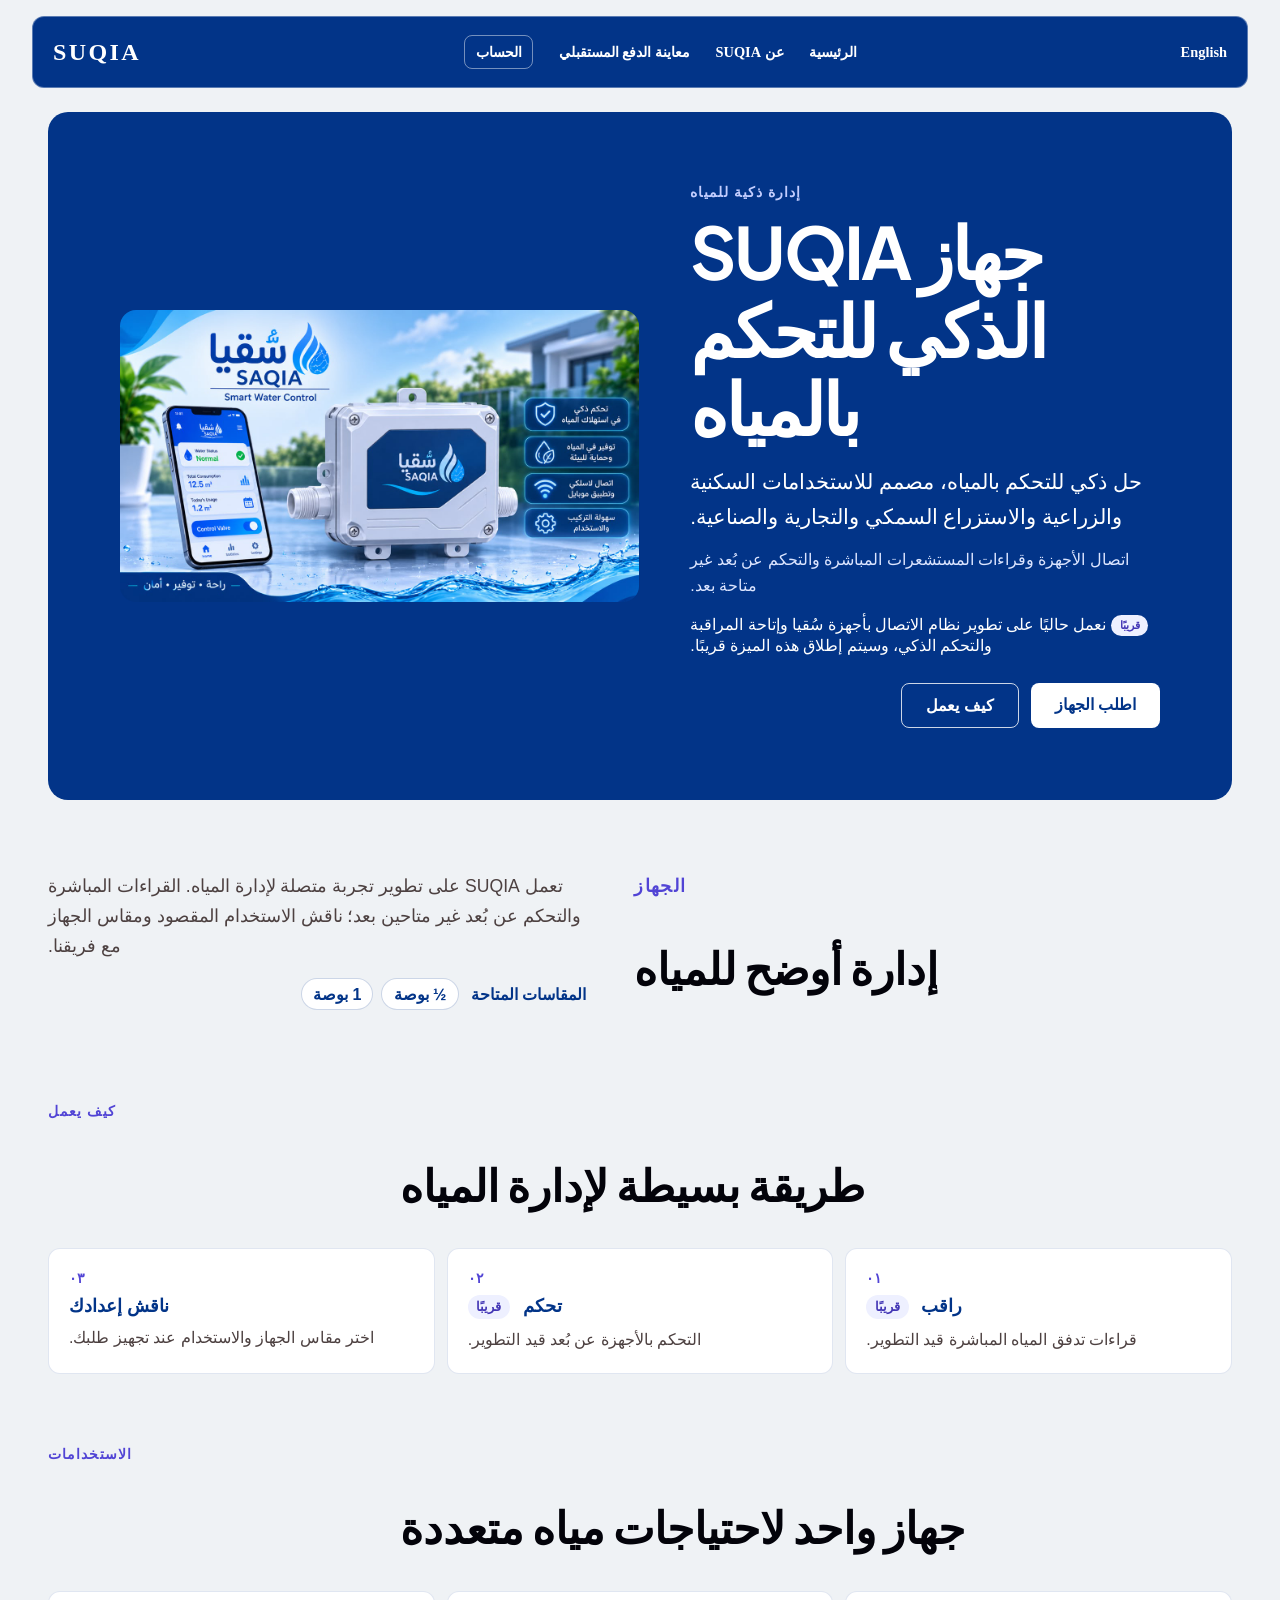
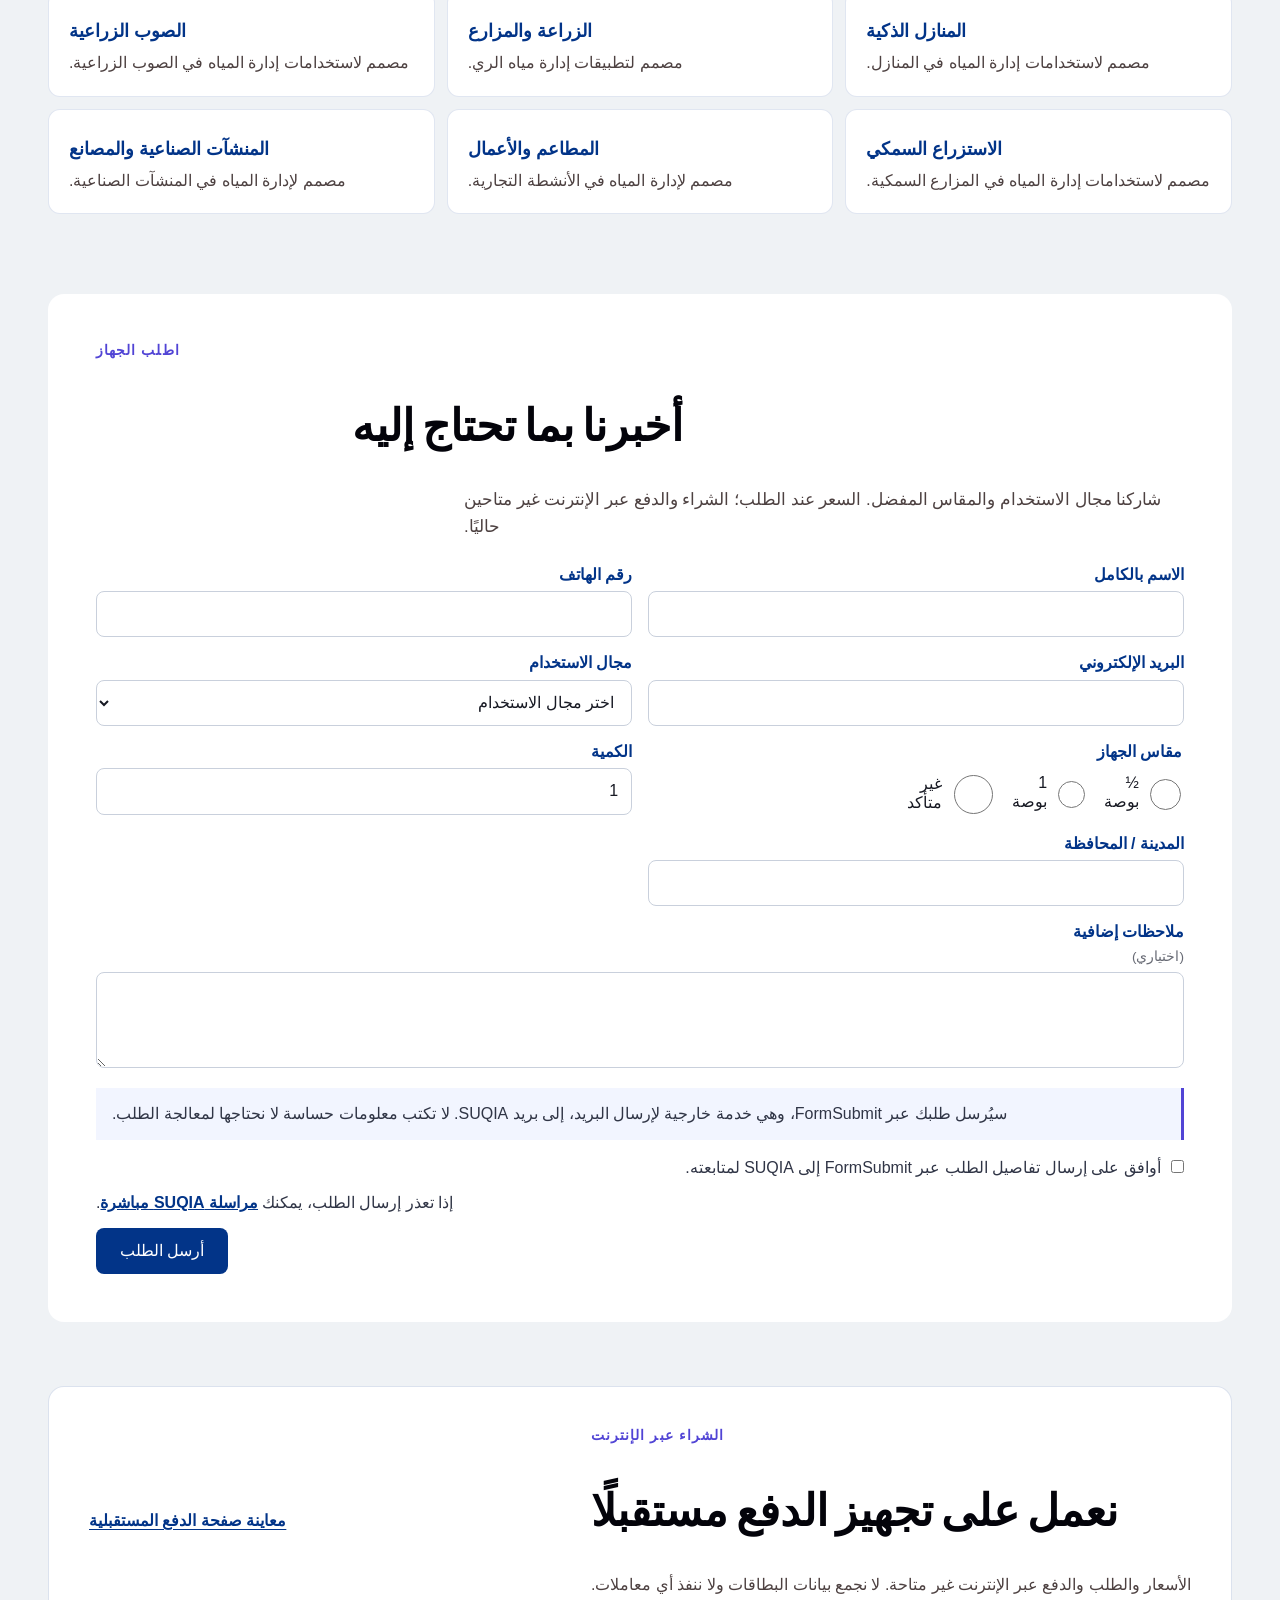
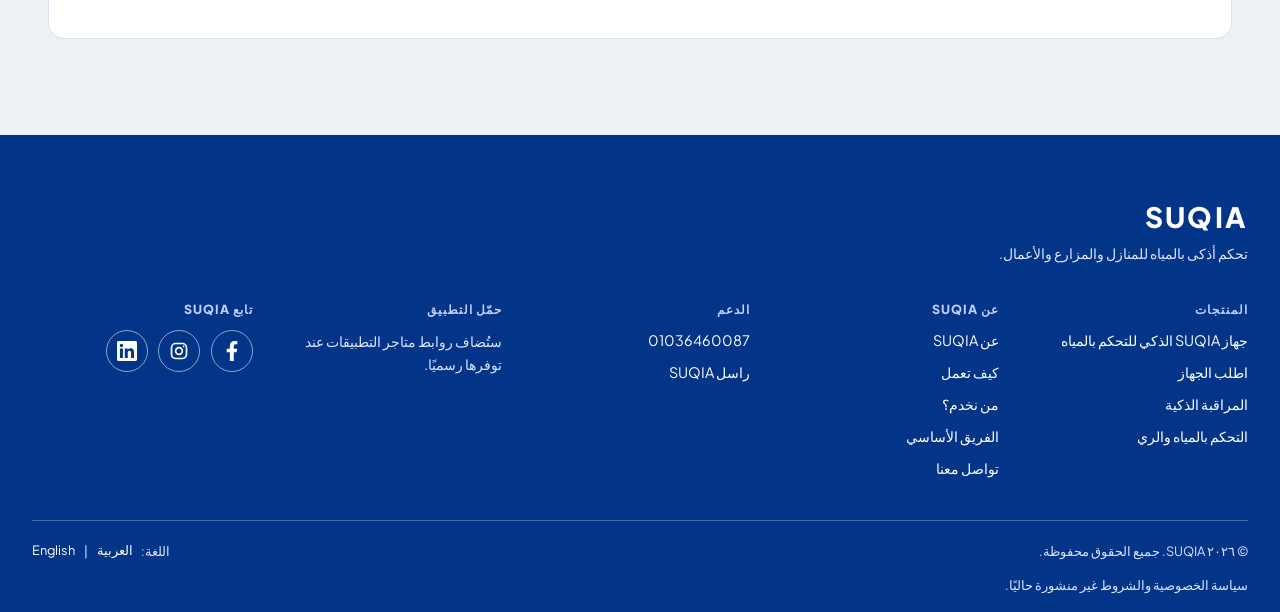
<file: product-ar.html>
<!DOCTYPE html>
<html lang="ar" dir="rtl">
  <head>
    <meta charset="UTF-8">
    <meta name="viewport" content="width=device-width, initial-scale=1.0">
    <meta name="description" content="تعرف على جهاز SUQIA الذكي للتحكم بالمياه وجهز طلبك.">
    <title>جهاز SUQIA الذكي للتحكم بالمياه</title>
    <link rel="icon" href="favicon.png" type="image/png" sizes="512x512">
    <link rel="stylesheet" href="main.css" type="text/css">
    <link rel="preconnect" href="https://fonts.googleapis.com">
    <link rel="preconnect" href="https://fonts.gstatic.com" crossorigin>
    <link href="https://fonts.googleapis.com/css2?family=Plus+Jakarta+Sans:wght@400;500;600;700;800&display=swap" rel="stylesheet">
  </head>
  <body>
    <header class="site-header product-header">
      <a class="site-name" href="index-ar.html" aria-label="SUQIA - الرئيسية">SUQIA</a>
      <nav class="product-header-links" aria-label="التنقل الرئيسي">
        <a href="index-ar.html">الرئيسية</a>
        <a href="about-ar.html">عن SUQIA</a>
        <a href="checkout-ar.html?size=not-sure&amp;quantity=1">معاينة الدفع المستقبلي</a>
      </nav>
      <a class="product-language-link" href="product.html" lang="en" hreflang="en">English</a>
    </header>

    <main class="product-main">
      <section class="product-hero" aria-labelledby="product-title">
        <div class="product-hero-copy">
          <p class="section-eyebrow">إدارة ذكية للمياه</p>
          <h1 class="product-title" id="product-title">جهاز SUQIA الذكي للتحكم بالمياه</h1>
          <p class="product-lead">حل ذكي للتحكم بالمياه، مصمم للاستخدامات السكنية والزراعية والاستزراع السمكي والتجارية والصناعية.</p>
          <p class="product-disclaimer">اتصال الأجهزة وقراءات المستشعرات المباشرة والتحكم عن بُعد غير متاحة بعد.</p>
          <p class="product-connectivity-note"><span class="feature-status">قريبًا</span> نعمل حاليًا على تطوير نظام الاتصال بأجهزة سُقيا وإتاحة المراقبة والتحكم الذكي، وسيتم إطلاق هذه الميزة قريبًا.</p>
          <div class="hero-actions">
            <a class="action-button action-button-primary" href="#device-request">اطلب الجهاز</a>
            <a class="action-button action-button-secondary" href="#how-it-works">كيف يعمل</a>
          </div>
        </div>
        <figure class="product-hero-image">
          <img src="suqia-product.png" alt="جهاز SUQIA للتحكم الذكي بالمياه مع تطبيق الهاتف">
        </figure>
      </section>

      <section class="product-section product-overview" aria-labelledby="overview-title">
        <div>
          <p class="section-eyebrow">الجهاز</p>
          <h2 class="section-title" id="overview-title">إدارة أوضح للمياه</h2>
        </div>
        <div>
          <p>تعمل SUQIA على تطوير تجربة متصلة لإدارة المياه. القراءات المباشرة والتحكم عن بُعد غير متاحين بعد؛ ناقش الاستخدام المقصود ومقاس الجهاز مع فريقنا.</p>
          <p class="product-size-note"><strong>المقاسات المتاحة</strong><span>½ بوصة</span><span>1 بوصة</span></p>
        </div>
      </section>

      <section class="product-section" id="how-it-works" aria-labelledby="product-steps-title">
        <p class="section-eyebrow">كيف يعمل</p>
        <h2 class="section-title" id="product-steps-title">طريقة بسيطة لإدارة المياه</h2>
        <ol class="product-steps">
          <li><span>٠١</span><h3>راقب <span class="feature-status">قريبًا</span></h3><p>قراءات تدفق المياه المباشرة قيد التطوير.</p></li>
          <li><span>٠٢</span><h3>تحكم <span class="feature-status">قريبًا</span></h3><p>التحكم بالأجهزة عن بُعد قيد التطوير.</p></li>
          <li><span>٠٣</span><h3>ناقش إعدادك</h3><p>اختر مقاس الجهاز والاستخدام عند تجهيز طلبك.</p></li>
        </ol>
      </section>

      <section class="product-section" aria-labelledby="applications-title">
        <p class="section-eyebrow">الاستخدامات</p>
        <h2 class="section-title" id="applications-title">جهاز واحد لاحتياجات مياه متعددة</h2>
        <div class="application-grid">
          <article><h3>المنازل الذكية</h3><p>مصمم لاستخدامات إدارة المياه في المنازل.</p></article>
          <article><h3>الزراعة والمزارع</h3><p>مصمم لتطبيقات إدارة مياه الري.</p></article>
          <article><h3>الصوب الزراعية</h3><p>مصمم لاستخدامات إدارة المياه في الصوب الزراعية.</p></article>
          <article><h3>الاستزراع السمكي</h3><p>مصمم لاستخدامات إدارة المياه في المزارع السمكية.</p></article>
          <article><h3>المطاعم والأعمال</h3><p>مصمم لإدارة المياه في الأنشطة التجارية.</p></article>
          <article><h3>المنشآت الصناعية والمصانع</h3><p>مصمم لإدارة المياه في المنشآت الصناعية.</p></article>
        </div>
      </section>

      <section class="request-section" id="device-request" aria-labelledby="request-title">
        <div class="request-intro">
          <p class="section-eyebrow">اطلب الجهاز</p>
          <h2 class="section-title" id="request-title">أخبرنا بما تحتاج إليه</h2>
          <p>شاركنا مجال الاستخدام والمقاس المفضل. السعر عند الطلب؛ الشراء والدفع عبر الإنترنت غير متاحين حاليًا.</p>
        </div>
        <form class="device-request-form" data-device-request action="https://formsubmit.co/ajax/suqia.ai.official@gmail.com" method="POST">
          <input type="hidden" name="_subject" value="طلب جهاز SUQIA">
          <input type="text" name="_honey" tabindex="-1" autocomplete="off" hidden>
          <div class="form-grid">
            <label class="form-field">الاسم بالكامل
              <input name="name" autocomplete="name" required>
            </label>
            <label class="form-field">رقم الهاتف
              <input name="phone" type="tel" inputmode="tel" autocomplete="tel" minlength="7" maxlength="24" required>
            </label>
            <label class="form-field">البريد الإلكتروني
              <input name="email" type="email" autocomplete="email" required>
            </label>
            <label class="form-field">مجال الاستخدام
              <select name="sector" required>
                <option value="" selected disabled>اختر مجال الاستخدام</option>
                <option>المنازل الذكية</option>
                <option>الزراعة والمزارع</option>
                <option>الصوب الزراعية</option>
                <option>الاستزراع السمكي</option>
                <option>المطاعم والأعمال</option>
                <option>المنشآت الصناعية والمصانع</option>
                <option>أخرى</option>
              </select>
            </label>
            <fieldset class="form-field form-size-field">
              <legend>مقاس الجهاز</legend>
              <div class="choice-row">
                <label><input type="radio" name="size" value="half" required> ½ بوصة</label>
                <label><input type="radio" name="size" value="one"> 1 بوصة</label>
                <label><input type="radio" name="size" value="not-sure"> غير متأكد</label>
              </div>
            </fieldset>
            <label class="form-field">الكمية
              <input name="quantity" type="number" min="1" step="1" value="1" required>
            </label>
            <label class="form-field">المدينة / المحافظة
              <input name="city" autocomplete="address-level2" required>
            </label>
            <label class="form-field form-notes-field">ملاحظات إضافية <span>(اختياري)</span>
              <textarea name="notes" rows="4"></textarea>
            </label>
          </div>
          <p class="form-notice">سيُرسل طلبك عبر FormSubmit، وهي خدمة خارجية لإرسال البريد، إلى بريد SUQIA. لا تكتب معلومات حساسة لا نحتاجها لمعالجة الطلب.</p>
          <label class="request-consent">
            <input type="checkbox" required>
            <span>أوافق على إرسال تفاصيل الطلب عبر FormSubmit إلى SUQIA لمتابعته.</span>
          </label>
          <p class="form-error" data-form-error role="alert" hidden>يرجى مراجعة الحقول المطلوبة والمحاولة مرة أخرى.</p>
          <p class="request-email-fallback">إذا تعذر إرسال الطلب، يمكنك <a href="mailto:suqia.ai.official@gmail.com">مراسلة SUQIA مباشرة</a>.</p>
          <button class="action-button action-button-primary form-submit" type="submit">أرسل الطلب</button>
        </form>
        <section class="request-confirmation" data-request-confirmation aria-labelledby="request-confirmation-title" tabindex="-1" hidden>
          <p class="section-eyebrow">ملخص الطلب</p>
          <h2 class="section-title" id="request-confirmation-title">تم تمرير طلبك للإرسال بالبريد</h2>
          <p class="form-notice" data-request-status>تم تمرير طلبك إلى خدمة البريد. هذا لا يؤكد وصوله إلى بريد SUQIA. في أول استخدام، يجب على مالك البريد تأكيد رسالة تفعيل FormSubmit؛ إذا لم يصل هذا الطلب، أرسله مرة أخرى بعد التفعيل.</p>
          <dl class="request-summary" data-request-summary></dl>
          <div class="hero-actions">
            <a class="action-button action-button-primary" data-request-email href="mailto:suqia.ai.official@gmail.com">راسل SUQIA بخصوص هذا الطلب</a>
            <button class="action-button action-button-secondary" type="button" data-edit-request>تعديل الطلب</button>
          </div>
        </section>
      </section>

      <section class="future-checkout-note" aria-labelledby="future-checkout-title">
        <div>
          <p class="section-eyebrow">الشراء عبر الإنترنت</p>
          <h2 class="section-title" id="future-checkout-title">نعمل على تجهيز الدفع مستقبلًا</h2>
          <p>الأسعار والطلب والدفع عبر الإنترنت غير متاحة. لا نجمع بيانات البطاقات ولا ننفذ أي معاملات.</p>
        </div>
        <a class="text-link" data-checkout-preview href="checkout-ar.html?size=not-sure&amp;quantity=1">معاينة صفحة الدفع المستقبلية</a>
      </section>
    </main>

    <footer class="site-footer">
      <div class="footer-content">
        <div class="footer-brand">
          <a href="index-ar.html" aria-label="SUQIA - الرئيسية">SUQIA</a>
          <p>تحكم أذكى بالمياه للمنازل والمزارع والأعمال.</p>
        </div>
        <section class="footer-column">
          <h2>المنتجات</h2>
          <nav aria-label="المنتجات">
            <a href="product-ar.html">جهاز SUQIA الذكي للتحكم بالمياه</a>
            <a href="product-ar.html#device-request">اطلب الجهاز</a>
            <a href="index-ar.html#solution-monitoring">المراقبة الذكية</a>
            <a href="index-ar.html#solution-control">التحكم بالمياه والري</a>
          </nav>
        </section>
        <section class="footer-column">
          <h2>عن SUQIA</h2>
          <nav aria-label="عن SUQIA">
            <a href="about-ar.html">عن SUQIA</a>
            <a href="index-ar.html#how-it-works">كيف تعمل</a>
            <a href="index-ar.html#who-we-serve">من نخدم؟</a>
            <a href="about-ar.html#core-team">الفريق الأساسي</a>
            <a href="index-ar.html#contact-us">تواصل معنا</a>
          </nav>
        </section>
        <section class="footer-column">
          <h2>الدعم</h2>
          <nav aria-label="الدعم">
            <a href="tel:+201036460087">01036460087</a>
            <a href="mailto:suqia.ai.official@gmail.com?subject=SUQIA%20Support">راسل SUQIA</a>
          </nav>
        </section>
        <section class="footer-column">
          <h2>حمّل التطبيق</h2>
          <p class="footer-app-note">ستُضاف روابط متاجر التطبيقات عند توفرها رسميًا.</p>
        </section>
        <section class="footer-column">
          <h2>تابع SUQIA</h2>
          <nav class="footer-social-links" aria-label="حسابات SUQIA">
            <a class="social-link" href="https://www.facebook.com/share/1DdSHvcAn1/" target="_blank" rel="noopener noreferrer" aria-label="SUQIA على فيسبوك">
              <svg viewBox="0 0 320 512" aria-hidden="true" focusable="false"><path fill="currentColor" d="M279.14 288l14.22-92.66h-88.91v-60.13c0-25.35 12.42-50.06 52.24-50.06H297V6.26S260.43 0 225.36 0C152.77 0 105.47 44 105.47 123.82v71.52H24.1V288h81.37v224h100.2V288z"/></svg>
            </a>
            <a class="social-link" href="https://www.instagram.com/suqia.official?gwpx=bDJvb3JseXN4MDAz" target="_blank" rel="noopener noreferrer" aria-label="SUQIA على إنستجرام">
              <svg viewBox="0 0 24 24" aria-hidden="true" focusable="false"><rect x="3" y="3" width="18" height="18" rx="5" fill="none" stroke="currentColor" stroke-width="2"/><circle cx="12" cy="12" r="4" fill="none" stroke="currentColor" stroke-width="2"/><circle cx="17.5" cy="6.5" r="1" fill="currentColor"/></svg>
            </a>
            <a class="social-link" href="https://www.linkedin.com/in/suqia-سُقيا-9b8326451?utm_source=share_via&amp;utm_content=profile&amp;utm_medium=member_ios" target="_blank" rel="noopener noreferrer" aria-label="SUQIA على LinkedIn">
              <svg viewBox="0 0 24 24" aria-hidden="true" focusable="false"><path fill="currentColor" d="M20.447 20.452h-3.554v-5.569c0-1.328-.027-3.037-1.852-3.037-1.853 0-2.136 1.445-2.136 2.939v5.667H9.35V9h3.414v1.561h.049c.476-.9 1.637-1.85 3.37-1.85 3.601 0 4.267 2.37 4.267 5.455v6.286zM5.337 7.433a2.062 2.062 0 1 1 0-4.124 2.062 2.062 0 0 1 0 4.124zm1.782 13.019H3.555V9h3.564v11.452zM22.225 0H1.771C.792 0 0 .774 0 1.729v20.542C0 23.227.792 24 1.771 24h20.451C23.2 24 24 23.227 24 22.271V1.729C24 .774 23.2 0 22.222 0h.003z"/></svg>
            </a>
          </nav>
        </section>
      </div>
      <div class="footer-bottom">
        <p>© ٢٠٢٦ SUQIA. جميع الحقوق محفوظة.</p>
        <nav class="footer-language" aria-label="اللغة">
          <span>اللغة:</span><a href="product-ar.html" lang="ar" hreflang="ar" aria-current="page">العربية</a>
          <span aria-hidden="true">|</span><a href="product.html" lang="en" hreflang="en">English</a>
        </nav>
        <p class="footer-legal-status">سياسة الخصوصية والشروط غير منشورة حاليًا.</p>
      </div>
    </footer>
    <script src="device-gateway.js" defer></script>
    <script src="main.js" defer></script>
    <script src="auth-config.js" defer></script>
    <script src="auth-client.js" defer></script>
    <script src="auth-ui.js" defer></script>
  </body>
</html>
</file>
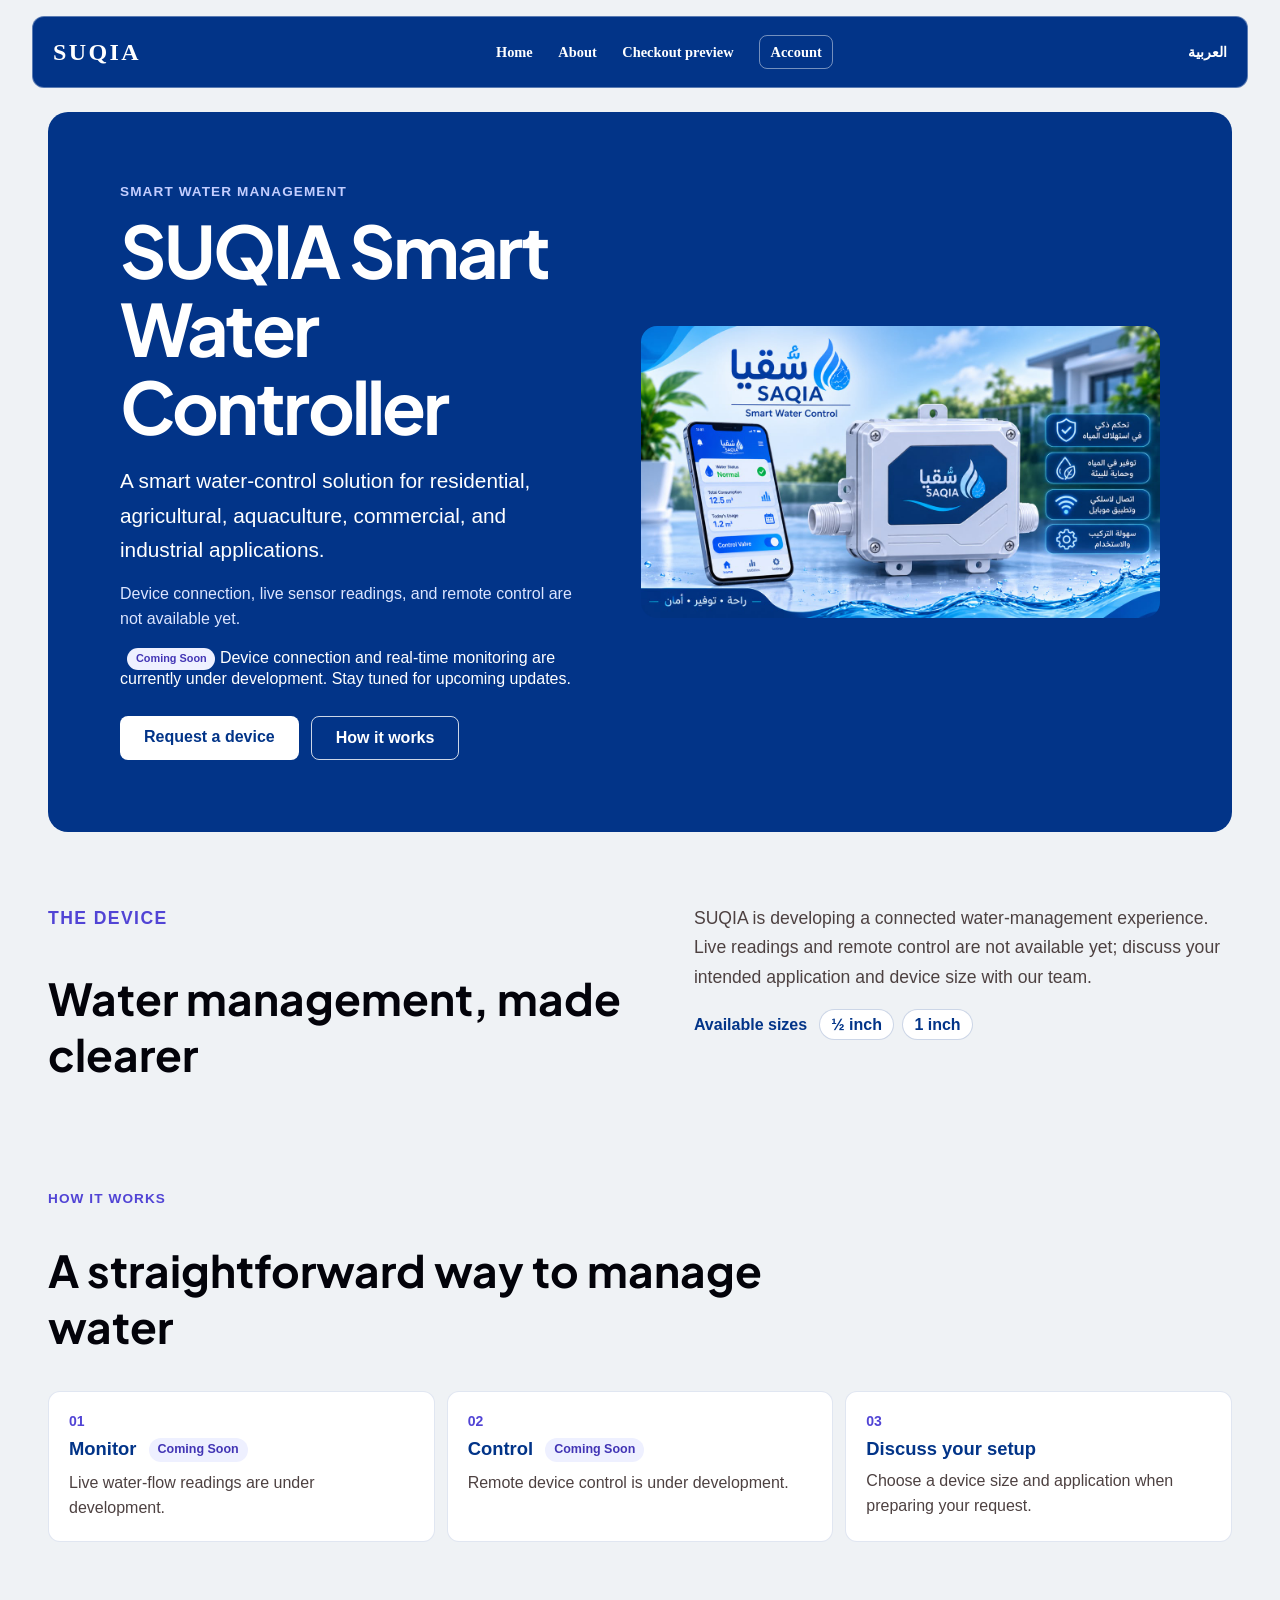
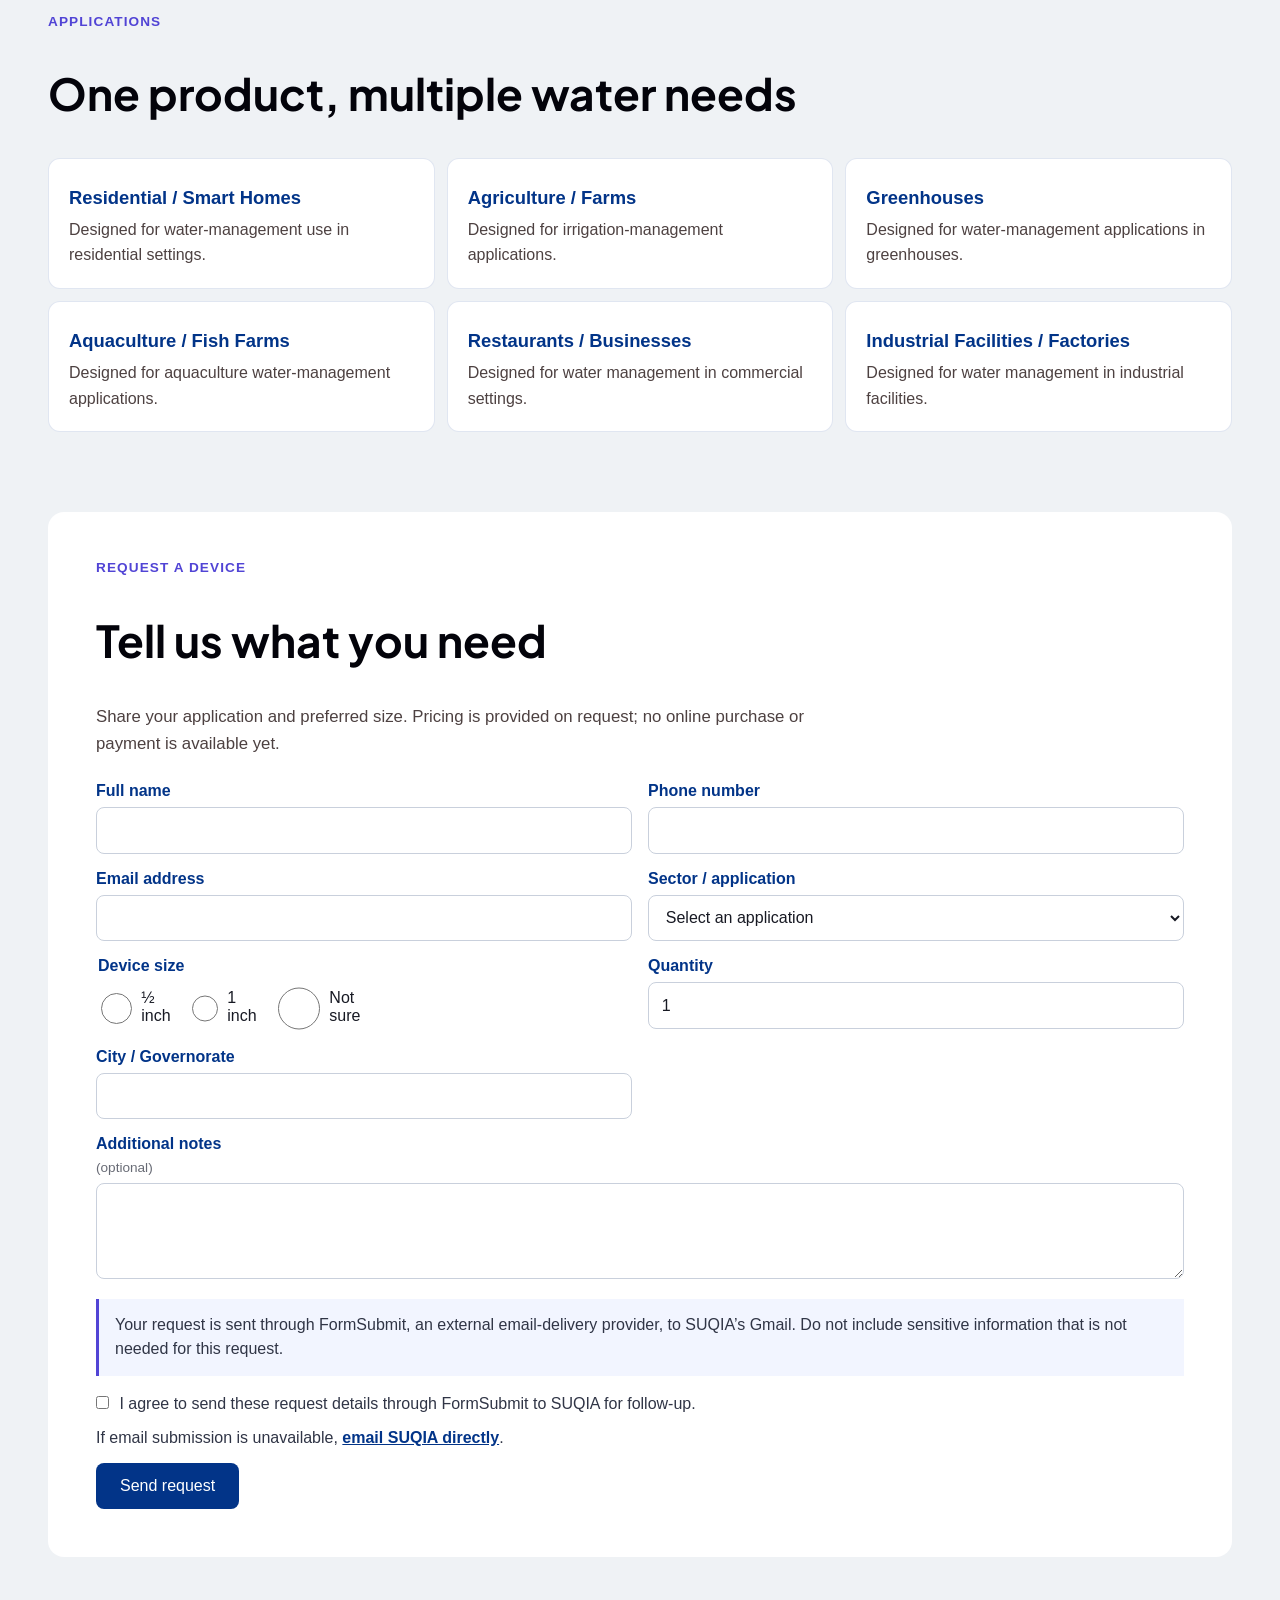
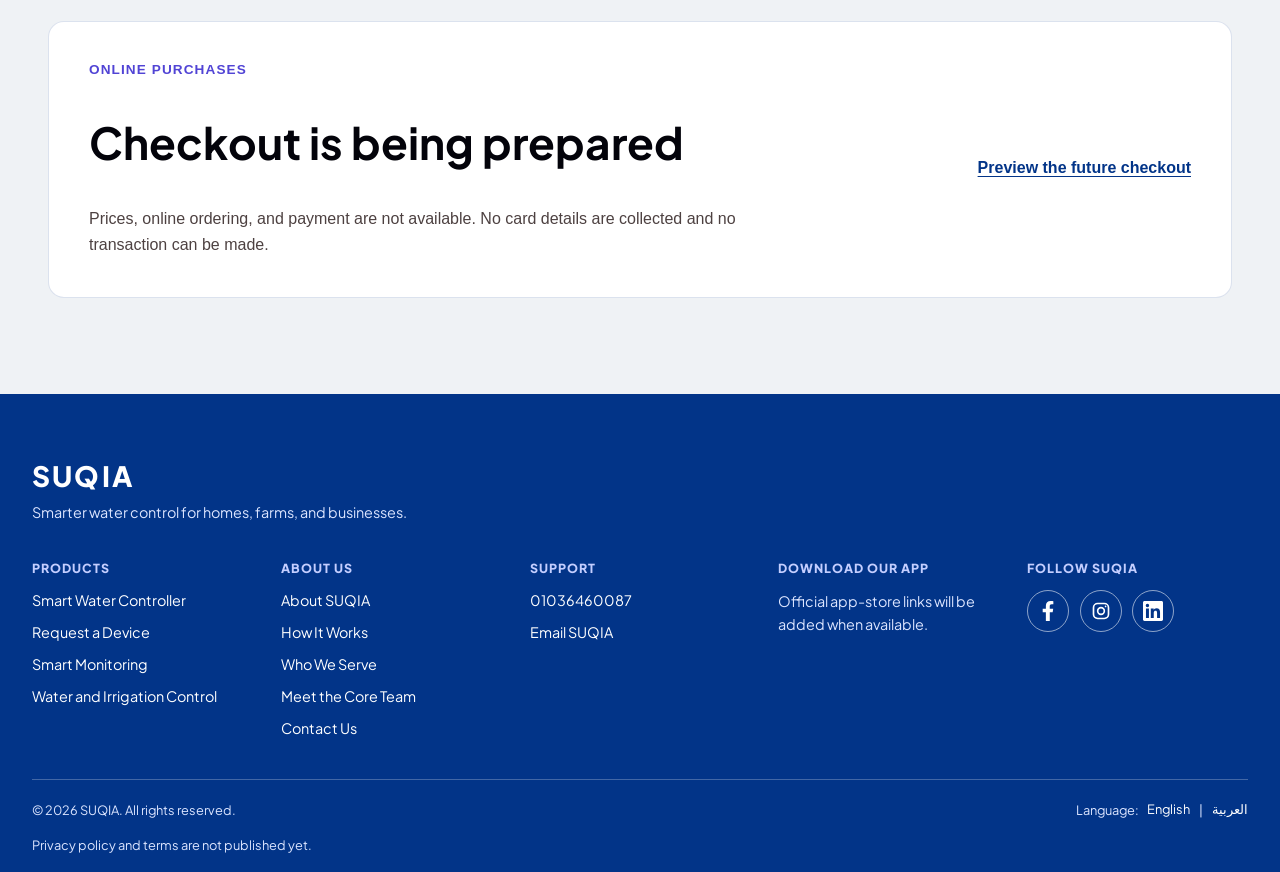
<file: product.html>
<!DOCTYPE html>
<html lang="en" dir="ltr">
  <head>
    <meta charset="UTF-8">
    <meta name="viewport" content="width=device-width, initial-scale=1.0">
    <meta name="description" content="Explore the SUQIA Smart Water Controller and prepare a device request.">
    <title>SUQIA Smart Water Controller</title>
    <link rel="icon" href="favicon.png" type="image/png" sizes="512x512">
    <link rel="stylesheet" href="main.css" type="text/css">
    <link rel="preconnect" href="https://fonts.googleapis.com">
    <link rel="preconnect" href="https://fonts.gstatic.com" crossorigin>
    <link href="https://fonts.googleapis.com/css2?family=Plus+Jakarta+Sans:wght@400;500;600;700;800&display=swap" rel="stylesheet">
  </head>
  <body>
    <header class="site-header product-header">
      <a class="site-name" href="index.html" aria-label="SUQIA home">SUQIA</a>
      <nav class="product-header-links" aria-label="Main navigation">
        <a href="index.html">Home</a>
        <a href="about.html">About</a>
        <a href="checkout.html?size=not-sure&amp;quantity=1">Checkout preview</a>
      </nav>
      <a class="product-language-link" href="product-ar.html" lang="ar" hreflang="ar">العربية</a>
    </header>

    <main class="product-main">
      <section class="product-hero" aria-labelledby="product-title">
        <div class="product-hero-copy">
          <p class="section-eyebrow">SMART WATER MANAGEMENT</p>
          <h1 class="product-title" id="product-title">SUQIA Smart Water Controller</h1>
          <p class="product-lead">A smart water-control solution for residential, agricultural, aquaculture, commercial, and industrial applications.</p>
          <p class="product-disclaimer">Device connection, live sensor readings, and remote control are not available yet.</p>
          <p class="product-connectivity-note"><span class="feature-status">Coming Soon</span> Device connection and real-time monitoring are currently under development. Stay tuned for upcoming updates.</p>
          <div class="hero-actions">
            <a class="action-button action-button-primary" href="#device-request">Request a device</a>
            <a class="action-button action-button-secondary" href="#how-it-works">How it works</a>
          </div>
        </div>
        <figure class="product-hero-image">
          <img src="suqia-product.png" alt="SUQIA smart water-control device alongside its mobile app">
        </figure>
      </section>

      <section class="product-section product-overview" aria-labelledby="overview-title">
        <div>
          <p class="section-eyebrow">THE DEVICE</p>
          <h2 class="section-title" id="overview-title">Water management, made clearer</h2>
        </div>
        <div>
          <p>SUQIA is developing a connected water-management experience. Live readings and remote control are not available yet; discuss your intended application and device size with our team.</p>
          <p class="product-size-note"><strong>Available sizes</strong><span>½ inch</span><span>1 inch</span></p>
        </div>
      </section>

      <section class="product-section" id="how-it-works" aria-labelledby="product-steps-title">
        <p class="section-eyebrow">HOW IT WORKS</p>
        <h2 class="section-title" id="product-steps-title">A straightforward way to manage water</h2>
        <ol class="product-steps">
          <li><span>01</span><h3>Monitor <span class="feature-status">Coming Soon</span></h3><p>Live water-flow readings are under development.</p></li>
          <li><span>02</span><h3>Control <span class="feature-status">Coming Soon</span></h3><p>Remote device control is under development.</p></li>
          <li><span>03</span><h3>Discuss your setup</h3><p>Choose a device size and application when preparing your request.</p></li>
        </ol>
      </section>

      <section class="product-section" aria-labelledby="applications-title">
        <p class="section-eyebrow">APPLICATIONS</p>
        <h2 class="section-title" id="applications-title">One product, multiple water needs</h2>
        <div class="application-grid">
          <article><h3>Residential / Smart Homes</h3><p>Designed for water-management use in residential settings.</p></article>
          <article><h3>Agriculture / Farms</h3><p>Designed for irrigation-management applications.</p></article>
          <article><h3>Greenhouses</h3><p>Designed for water-management applications in greenhouses.</p></article>
          <article><h3>Aquaculture / Fish Farms</h3><p>Designed for aquaculture water-management applications.</p></article>
          <article><h3>Restaurants / Businesses</h3><p>Designed for water management in commercial settings.</p></article>
          <article><h3>Industrial Facilities / Factories</h3><p>Designed for water management in industrial facilities.</p></article>
        </div>
      </section>

      <section class="request-section" id="device-request" aria-labelledby="request-title">
        <div class="request-intro">
          <p class="section-eyebrow">REQUEST A DEVICE</p>
          <h2 class="section-title" id="request-title">Tell us what you need</h2>
          <p>Share your application and preferred size. Pricing is provided on request; no online purchase or payment is available yet.</p>
        </div>
        <form class="device-request-form" data-device-request action="https://formsubmit.co/ajax/suqia.ai.official@gmail.com" method="POST">
          <input type="hidden" name="_subject" value="SUQIA device request">
          <input type="text" name="_honey" tabindex="-1" autocomplete="off" hidden>
          <div class="form-grid">
            <label class="form-field">Full name
              <input name="name" autocomplete="name" required>
            </label>
            <label class="form-field">Phone number
              <input name="phone" type="tel" inputmode="tel" autocomplete="tel" minlength="7" maxlength="24" required>
            </label>
            <label class="form-field">Email address
              <input name="email" type="email" autocomplete="email" required>
            </label>
            <label class="form-field">Sector / application
              <select name="sector" required>
                <option value="" selected disabled>Select an application</option>
                <option>Residential / Smart Homes</option>
                <option>Agriculture / Farms</option>
                <option>Greenhouses</option>
                <option>Aquaculture / Fish Farms</option>
                <option>Restaurants / Businesses</option>
                <option>Industrial Facilities / Factories</option>
                <option>Other</option>
              </select>
            </label>
            <fieldset class="form-field form-size-field">
              <legend>Device size</legend>
              <div class="choice-row">
                <label><input type="radio" name="size" value="half" required> ½ inch</label>
                <label><input type="radio" name="size" value="one"> 1 inch</label>
                <label><input type="radio" name="size" value="not-sure"> Not sure</label>
              </div>
            </fieldset>
            <label class="form-field">Quantity
              <input name="quantity" type="number" min="1" step="1" value="1" required>
            </label>
            <label class="form-field">City / Governorate
              <input name="city" autocomplete="address-level2" required>
            </label>
            <label class="form-field form-notes-field">Additional notes <span>(optional)</span>
              <textarea name="notes" rows="4"></textarea>
            </label>
          </div>
          <p class="form-notice">Your request is sent through FormSubmit, an external email-delivery provider, to SUQIA’s Gmail. Do not include sensitive information that is not needed for this request.</p>
          <label class="request-consent">
            <input type="checkbox" required>
            <span>I agree to send these request details through FormSubmit to SUQIA for follow-up.</span>
          </label>
          <p class="form-error" data-form-error role="alert" hidden>Please check the required fields and try again.</p>
          <p class="request-email-fallback">If email submission is unavailable, <a href="mailto:suqia.ai.official@gmail.com">email SUQIA directly</a>.</p>
          <button class="action-button action-button-primary form-submit" type="submit">Send request</button>
        </form>
        <section class="request-confirmation" data-request-confirmation aria-labelledby="request-confirmation-title" tabindex="-1" hidden>
          <p class="section-eyebrow">REQUEST SUMMARY</p>
          <h2 class="section-title" id="request-confirmation-title">Your request was submitted for email delivery</h2>
          <p class="form-notice" data-request-status>Your request was handed to our email provider. This does not confirm delivery to SUQIA’s Gmail. For the first use, the mailbox owner must confirm FormSubmit’s activation email; if this request does not arrive, submit it again after activation.</p>
          <dl class="request-summary" data-request-summary></dl>
          <div class="hero-actions">
            <a class="action-button action-button-primary" data-request-email href="mailto:suqia.ai.official@gmail.com">Email SUQIA about this request</a>
            <button class="action-button action-button-secondary" type="button" data-edit-request>Edit request</button>
          </div>
        </section>
      </section>

      <section class="future-checkout-note" aria-labelledby="future-checkout-title">
        <div>
          <p class="section-eyebrow">ONLINE PURCHASES</p>
          <h2 class="section-title" id="future-checkout-title">Checkout is being prepared</h2>
          <p>Prices, online ordering, and payment are not available. No card details are collected and no transaction can be made.</p>
        </div>
        <a class="text-link" data-checkout-preview href="checkout.html?size=not-sure&amp;quantity=1">Preview the future checkout</a>
      </section>
    </main>

    <footer class="site-footer">
      <div class="footer-content">
        <div class="footer-brand">
          <a href="index.html" aria-label="SUQIA home">SUQIA</a>
          <p>Smarter water control for homes, farms, and businesses.</p>
        </div>
        <section class="footer-column">
          <h2>Products</h2>
          <nav aria-label="Products">
            <a href="product.html">Smart Water Controller</a>
            <a href="product.html#device-request">Request a Device</a>
            <a href="index.html#solution-monitoring">Smart Monitoring</a>
            <a href="index.html#solution-control">Water and Irrigation Control</a>
          </nav>
        </section>
        <section class="footer-column">
          <h2>About Us</h2>
          <nav aria-label="About SUQIA">
            <a href="about.html">About SUQIA</a>
            <a href="index.html#how-it-works">How It Works</a>
            <a href="index.html#who-we-serve">Who We Serve</a>
            <a href="about.html#core-team">Meet the Core Team</a>
            <a href="index.html#contact-us">Contact Us</a>
          </nav>
        </section>
        <section class="footer-column">
          <h2>Support</h2>
          <nav aria-label="Support">
            <a href="tel:+201036460087">01036460087</a>
            <a href="mailto:suqia.ai.official@gmail.com?subject=SUQIA%20Support">Email SUQIA</a>
          </nav>
        </section>
        <section class="footer-column">
          <h2>Download Our App</h2>
          <p class="footer-app-note">Official app-store links will be added when available.</p>
        </section>
        <section class="footer-column">
          <h2>Follow SUQIA</h2>
          <nav class="footer-social-links" aria-label="Social media">
            <a class="social-link" href="https://www.facebook.com/share/1DdSHvcAn1/" target="_blank" rel="noopener noreferrer" aria-label="SUQIA on Facebook">
              <svg viewBox="0 0 320 512" aria-hidden="true" focusable="false"><path fill="currentColor" d="M279.14 288l14.22-92.66h-88.91v-60.13c0-25.35 12.42-50.06 52.24-50.06H297V6.26S260.43 0 225.36 0C152.77 0 105.47 44 105.47 123.82v71.52H24.1V288h81.37v224h100.2V288z"/></svg>
            </a>
            <a class="social-link" href="https://www.instagram.com/suqia.official?gwpx=bDJvb3JseXN4MDAz" target="_blank" rel="noopener noreferrer" aria-label="SUQIA on Instagram">
              <svg viewBox="0 0 24 24" aria-hidden="true" focusable="false"><rect x="3" y="3" width="18" height="18" rx="5" fill="none" stroke="currentColor" stroke-width="2"/><circle cx="12" cy="12" r="4" fill="none" stroke="currentColor" stroke-width="2"/><circle cx="17.5" cy="6.5" r="1" fill="currentColor"/></svg>
            </a>
            <a class="social-link" href="https://www.linkedin.com/in/suqia-سُقيا-9b8326451?utm_source=share_via&amp;utm_content=profile&amp;utm_medium=member_ios" target="_blank" rel="noopener noreferrer" aria-label="SUQIA on LinkedIn">
              <svg viewBox="0 0 24 24" aria-hidden="true" focusable="false"><path fill="currentColor" d="M20.447 20.452h-3.554v-5.569c0-1.328-.027-3.037-1.852-3.037-1.853 0-2.136 1.445-2.136 2.939v5.667H9.35V9h3.414v1.561h.049c.476-.9 1.637-1.85 3.37-1.85 3.601 0 4.267 2.37 4.267 5.455v6.286zM5.337 7.433a2.062 2.062 0 1 1 0-4.124 2.062 2.062 0 0 1 0 4.124zm1.782 13.019H3.555V9h3.564v11.452zM22.225 0H1.771C.792 0 0 .774 0 1.729v20.542C0 23.227.792 24 1.771 24h20.451C23.2 24 24 23.227 24 22.271V1.729C24 .774 23.2 0 22.222 0h.003z"/></svg>
            </a>
          </nav>
        </section>
      </div>
      <div class="footer-bottom">
        <p>© 2026 SUQIA. All rights reserved.</p>
        <nav class="footer-language" aria-label="Language">
          <span>Language:</span><a href="product.html" lang="en" hreflang="en" aria-current="page">English</a>
          <span aria-hidden="true">|</span><a href="product-ar.html" lang="ar" hreflang="ar">العربية</a>
        </nav>
        <p class="footer-legal-status">Privacy policy and terms are not published yet.</p>
      </div>
    </footer>
    <script src="device-gateway.js" defer></script>
    <script src="main.js" defer></script>
    <script src="auth-config.js" defer></script>
    <script src="auth-client.js" defer></script>
    <script src="auth-ui.js" defer></script>
  </body>
</html>
</file>
<file: main.css>
html {
  font-size: 16px;
}

body {
  min-height: 100vh;
  margin: 0;
  background-color: #eff2f5;
  color: #023488;
  text-align: left;
}

body[dir="rtl"] {
  text-align: right;
}

.site-header {
  direction: ltr;
  box-sizing: border-box;
  width: 100%;
  min-height: 4.5rem;
  margin: 1rem auto 3rem;
  padding: 0 1.25rem;
  display: flex;
  align-items: center;
  justify-content: space-between;
  border: 1px solid rgba(255, 255, 255, 0.35);
  border-radius: 0.75rem;
  background-color: #023488;
  color: #fff;
}

.site-brand {
  display: flex;
  align-items: center;
  gap: 0.5rem;
  color: inherit;
  text-decoration: none;
}

.site-logo {
  width: 2.75rem;
  height: 2.75rem;
  object-fit: contain;
  filter: brightness(0) invert(1);
}

.site-name {
  color: inherit;
  font-size: 1.5rem;
  font-weight: 700;
  letter-spacing: 0.1em;
  text-decoration: none;
}

.header-link {
  color: inherit;
  font-family: 'Gill Sans', 'Gill Sans MT', Calibri, 'Trebuchet MS', sans-serif;
  font-weight: 700;
  text-decoration: none;
}

.header-link:hover,
.header-link:focus-visible {
  text-decoration: underline;
  text-underline-offset: 0.25em;
}

.menu-button {
  display: flex;
  width: 2.75rem;
  height: 2.75rem;
  padding: 0.65rem;
  flex-direction: column;
  justify-content: space-around;
  border: 0;
  background: transparent;
  cursor: pointer;
}

.menu-button span {
  width: 100%;
  height: 2px;
  border-radius: 2px;
  background-color: #fff;
}

.menu-button span:last-child {
  width: 50%;
}

.header-controls {
  display: flex;
  align-items: center;
  gap: 0.75rem;
}

.header-dropdown {
  position: relative;
}

.header-selector {
  display: flex;
  align-items: center;
  gap: 0.3rem;
  padding: 0.45rem 0.3rem;
  border: 0;
  background: transparent;
  color: inherit;
  font: inherit;
  font-weight: 600;
  cursor: pointer;
}

.language-selector {
  font-family: Arial, sans-serif;
  font-size: 0.875rem;
}

.country-flag-frame {
  position: relative;
  display: block;
  width: 2.25rem;
  height: 1.45rem;
  flex: none;
  overflow: hidden;
  border-radius: 0.1rem;
  box-shadow: 0 0 0 1px rgba(0, 0, 0, 0.08);
}

.country-flag {
  position: absolute;
  top: -0.4rem;
  left: -0.11rem;
  display: block;
  width: 2.44rem;
  height: 2.44rem;
}

.dropdown-chevron {
  width: 0.9rem;
  height: 0.9rem;
  transition: transform 160ms ease;
}

.header-dropdown.is-open .dropdown-chevron {
  transform: rotate(180deg);
}

.header-dropdown-menu {
  position: absolute;
  top: calc(100% + 0.75rem);
  right: 0;
  z-index: 20;
  box-sizing: border-box;
  min-width: 12rem;
  padding: 0.5rem;
  border: 1px solid #e7e9ef;
  border-radius: 0.75rem;
  background-color: #fff;
  color: #171923;
  box-shadow: 0 0.75rem 2rem rgba(0, 0, 0, 0.16);
}

.header-dropdown-menu[hidden] {
  display: none;
}

[lang="ar"] .header-dropdown-menu {
  direction: rtl;
  text-align: right;
}

.header-dropdown-title,
.header-dropdown-note {
  margin: 0;
  padding: 0.5rem 0.65rem;
}

.header-dropdown-title {
  color: #686b75;
  font-size: 0.8rem;
  font-weight: 700;
}

.header-dropdown-note {
  color: #686b75;
  font-size: 0.75rem;
  line-height: 1.45;
}

.header-dropdown-option {
  box-sizing: border-box;
  display: flex;
  width: 100%;
  min-height: 2.75rem;
  padding: 0.55rem 0.65rem;
  align-items: center;
  gap: 0.65rem;
  border: 0;
  border-radius: 0.5rem;
  background: transparent;
  color: #171923;
  font: inherit;
  text-align: start;
  text-decoration: none;
  cursor: pointer;
}

.header-dropdown-option:hover,
.header-dropdown-option:focus-visible {
  background-color: #eff2f5;
  outline: none;
}

.header-dropdown-option[aria-current="page"],
.country-option[aria-pressed="true"] {
  color: #023488;
  font-weight: 700;
}

.country-check {
  margin-inline-start: auto;
}

.menu-dialog {
  box-sizing: border-box;
  width: 100%;
  max-width: none;
  height: 100%;
  max-height: none;
  margin: 0;
  padding: 0;
  border: 0;
  background-color: #fff;
  color: #171923;
}

.menu-dialog::backdrop {
  background-color: rgba(2, 52, 136, 0.55);
}

.menu-dialog-content {
  box-sizing: border-box;
  display: flex;
  width: min(100%, 80rem);
  min-height: 100%;
  margin: 0 auto;
  padding: clamp(1.25rem, 5vw, 3.5rem);
  flex-direction: column;
}

.menu-dialog-header {
  display: flex;
  align-items: center;
  justify-content: space-between;
  padding-bottom: 1.25rem;
  border-bottom: 1px solid #e7e9ef;
}

.menu-logo {
  color: #023488;
  font-family: 'Plus Jakarta Sans', sans-serif;
  font-size: 2rem;
  font-weight: 800;
  letter-spacing: 0.08em;
  text-decoration: none;
}

.menu-close {
  position: relative;
  width: 3rem;
  height: 3rem;
  padding: 0;
  border: 0;
  background: transparent;
  cursor: pointer;
}

.menu-close span {
  position: absolute;
  top: 50%;
  left: 0.3rem;
  width: 2.4rem;
  height: 2px;
  background-color: #023488;
}

.menu-close span:first-child {
  transform: rotate(45deg);
}

.menu-close span:last-child {
  transform: rotate(-45deg);
}

.menu-links {
  flex: 1;
  margin-top: clamp(1.5rem, 6vh, 4rem);
}

.menu-top-link,
.menu-section > summary {
  display: flex;
  align-items: center;
  justify-content: space-between;
  gap: 1rem;
  padding: clamp(1rem, 3vh, 1.75rem) 0;
  border-bottom: 1px solid #e7e9ef;
  color: #171923;
  font-family: 'Plus Jakarta Sans', 'Gill Sans', sans-serif;
  font-size: clamp(1.75rem, 5vw, 3.5rem);
  font-weight: 600;
  line-height: 1.15;
  text-decoration: none;
}

.menu-section > summary {
  list-style: none;
  cursor: pointer;
}

.menu-section > summary::-webkit-details-marker {
  display: none;
}

.menu-toggle {
  box-sizing: border-box;
  display: grid;
  width: clamp(2.5rem, 8vw, 4rem);
  aspect-ratio: 1;
  flex: 0 0 auto;
  place-items: center;
  border: 1px solid currentColor;
  border-radius: 0.6rem;
  font-family: Arial, sans-serif;
  font-size: 0.65em;
  font-weight: 400;
  transition: transform 160ms ease;
}

.menu-section[open] .menu-toggle {
  transform: rotate(45deg);
}

.menu-top-link::after {
  width: 0.65rem;
  height: 0.65rem;
  flex: 0 0 auto;
  border-top: 2px solid #023488;
  border-right: 2px solid #023488;
  content: "";
  transform: rotate(45deg);
  transition: transform 160ms ease;
}

.menu-top-link:hover,
.menu-top-link:focus-visible,
.menu-section > summary:hover,
.menu-section > summary:focus-visible {
  color: #1e11cd;
}

.menu-top-link:hover::after,
.menu-top-link:focus-visible::after {
  transform: translateX(0.25rem) rotate(45deg);
}

body[dir="rtl"] .menu-top-link::after {
  transform: rotate(-135deg);
}

body[dir="rtl"] .menu-top-link:hover::after,
body[dir="rtl"] .menu-top-link:focus-visible::after {
  transform: translateX(-0.25rem) rotate(-135deg);
}

.menu-section-content {
  padding: 1.25rem 0 1.75rem;
  border-bottom: 1px solid #e7e9ef;
  font-family: 'Plus Jakarta Sans', 'Gill Sans', sans-serif;
}

.menu-info-grid {
  display: grid;
  gap: 0.75rem;
}

.menu-info-card {
  display: block;
  padding: 1.1rem;
  border-radius: 0.75rem;
  background-color: #f2f5ff;
  color: inherit;
  text-decoration: none;
  transition: transform 160ms ease, background-color 160ms ease;
}

.menu-info-card:hover,
.menu-info-card:focus-visible {
  background-color: #e8edff;
  transform: translateY(-2px);
}

.menu-info-card h2 {
  margin: 0;
  color: #023488;
  font-size: 1.1rem;
}

.menu-info-card p,
.menu-summary {
  margin: 0.4rem 0 0;
  color: #4d4141;
  font-size: 1rem;
  line-height: 1.5;
}

.menu-step {
  display: block;
  margin-bottom: 0.4rem;
  color: #1e11cd;
  font-size: 0.875rem;
  font-weight: 700;
}

.menu-section-link {
  display: inline-block;
  margin-top: 1rem;
  color: #023488;
  font-weight: 700;
  text-underline-offset: 0.2em;
}

@media (min-width: 48rem) {
  .menu-info-grid {
    grid-template-columns: repeat(3, minmax(0, 1fr));
  }
}

main {
  padding: 0 1rem 2rem;
}

.home-main {
  box-sizing: border-box;
  width: min(100%, 76rem);
  margin: 0 auto;
  padding: 0 1rem 4rem;
  color: #4d4141;
  font-family: 'Gill Sans', 'Gill Sans MT', Calibri, 'Trebuchet MS', sans-serif;
}

.home-hero {
  padding: clamp(2rem, 7vw, 5.5rem);
  border-radius: 1.25rem;
  background-color: #023488;
  color: #fff;
}

.home-hero-layout {
  display: grid;
  align-items: center;
  gap: 2rem;
}

.hero-product-image {
  margin: 0;
  overflow: hidden;
  border-radius: 1rem;
  background-color: #fff;
}

.hero-product-image img {
  display: block;
  width: 100%;
  height: auto;
}

@media (min-width: 56rem) {
  .home-hero-layout {
    grid-template-columns: minmax(0, 0.9fr) minmax(0, 1.1fr);
  }
}

.section-eyebrow {
  margin: 0 0 0.75rem;
  color: #5144d5;
  font-size: 0.85rem;
  font-weight: 800;
  letter-spacing: 0.08em;
}

.home-hero .section-eyebrow {
  color: #c4ceff;
}

.home-title {
  max-width: 48rem;
  color: #fff;
  font-family: 'Plus Jakarta Sans', 'Gill Sans', sans-serif;
  font-size: clamp(2.5rem, 9vw, 5.5rem);
  letter-spacing: -0.04em;
}

.home-title span {
  color: #aab8ff;
}

.home-lead {
  max-width: 42rem;
  margin: 1.25rem 0 0;
  color: #f5f7ff;
  font-size: clamp(1.05rem, 2.4vw, 1.3rem);
  line-height: 1.6;
}

.hero-actions {
  display: flex;
  flex-wrap: wrap;
  gap: 0.75rem;
  margin-top: 1.75rem;
}

.hero-actions .action-button {
  width: auto;
}

.home-section {
  padding: clamp(2.75rem, 8vw, 5.5rem) 0;
  scroll-margin-top: 1rem;
}

.section-title {
  max-width: 52rem;
  color: #03030a;
  font-family: 'Plus Jakarta Sans', 'Gill Sans', sans-serif;
  font-size: clamp(1.75rem, 4vw, 2.75rem);
}

.feature-status {
  display: inline-flex;
  align-items: center;
  margin-inline-start: 0.45rem;
  padding: 0.2rem 0.55rem;
  border-radius: 999px;
  background-color: #eef0ff;
  color: #4235b5;
  font-size: 0.68em;
  font-weight: 800;
  letter-spacing: normal;
  line-height: 1.4;
  vertical-align: middle;
  white-space: nowrap;
}

.device-connectivity-section {
  box-sizing: border-box;
  padding: clamp(1.25rem, 4vw, 2.25rem);
  border: 1px solid rgba(2, 52, 136, 0.14);
  border-radius: 1rem;
  background-color: #f6f8fc;
}

.device-connectivity-heading {
  display: flex;
  flex-wrap: wrap;
  align-items: center;
  gap: 0.35rem 0.65rem;
}

.device-connectivity-heading .section-eyebrow {
  margin: 0;
}

.device-connectivity-heading .section-title {
  flex-basis: 100%;
  margin: 0.35rem 0 0;
}

.device-connectivity-description {
  max-width: 48rem;
  margin: 0.85rem 0 0;
  color: #4d4141;
  line-height: 1.6;
}

.device-connectivity-features {
  display: grid;
  gap: 0.75rem;
  margin: 1.25rem 0 0;
  padding: 0;
  list-style: none;
}

.device-connectivity-features li {
  box-sizing: border-box;
  display: flex;
  min-width: 0;
  align-items: center;
  justify-content: space-between;
  gap: 0.5rem;
  padding: 0.85rem 1rem;
  border: 1px solid rgba(2, 52, 136, 0.12);
  border-radius: 0.7rem;
  background-color: #fff;
  color: #023488;
  font-weight: 700;
}

.device-connectivity-features li > span:first-child {
  min-width: 0;
}

.process-steps {
  display: grid;
  gap: 0.75rem;
  margin: 1.5rem 0 0;
  padding: 0;
  list-style: none;
}

.carousel-track {
  display: flex;
  gap: 0.75rem;
  margin: 1.5rem 0 0;
  padding: 0 0 0.25rem;
  overflow-x: auto;
  scroll-behavior: smooth;
  scroll-snap-type: x mandatory;
  scrollbar-width: none;
}

.carousel-track::-webkit-scrollbar {
  display: none;
}

.carousel-slide {
  min-width: 0;
  flex: 0 0 100%;
  scroll-snap-align: start;
}

.process-steps li,
.carousel-card {
  box-sizing: border-box;
  overflow: hidden;
  border: 1px solid rgba(2, 52, 136, 0.12);
  border-radius: 0.75rem;
  background-color: #fff;
  scroll-margin-top: 1rem;
}

.carousel-card img {
  display: block;
  width: 100%;
  aspect-ratio: 16 / 9;
  object-fit: cover;
}

.audience-card-content,
.service-card-content {
  margin: 0;
  padding: 1rem 1.25rem 1.25rem;
}

.service-card-content dt {
  margin-bottom: 0.35rem;
  color: #023488;
  font-weight: 800;
}

.service-card-content dd {
  margin: 0;
  color: #4d4141;
  line-height: 1.5;
}

.audience-intro {
  max-width: 52rem;
  margin: 0.75rem 0 0;
  color: #4d4141;
  font-size: 1.1rem;
  line-height: 1.6;
}

.process-number {
  color: #5144d5;
  font-size: 0.875rem;
  font-weight: 800;
}

.process-steps h3,
.carousel-card h3 {
  margin: 0.4rem 0;
  color: #023488;
  font-size: 1.2rem;
}

.process-steps p,
.carousel-card p,
.about-callout > p,
.contact-section > p {
  margin: 0;
  line-height: 1.6;
}

.carousel-controls {
  display: flex;
  align-items: center;
  gap: 0.5rem;
  margin-top: 1rem;
}

.carousel-button {
  box-sizing: border-box;
  display: grid;
  min-width: 2.75rem;
  height: 2.75rem;
  padding: 0 0.75rem;
  place-items: center;
  border: 1px solid rgba(2, 52, 136, 0.2);
  border-radius: 999px;
  background-color: #fff;
  color: #023488;
  font: inherit;
  font-weight: 700;
  cursor: pointer;
}

.carousel-button:hover,
.carousel-button:focus-visible {
  background-color: #e8eef9;
  outline: 2px solid #023488;
  outline-offset: 2px;
}

.carousel-toggle {
  display: block;
}

[dir="rtl"] .carousel-arrow {
  display: inline-block;
  transform: scaleX(-1);
}

.carousel-pagination {
  display: flex;
  justify-content: center;
  gap: 0.45rem;
  margin-top: 1rem;
}

.carousel-dot {
  width: 0.65rem;
  height: 0.65rem;
  padding: 0;
  border: 0;
  border-radius: 999px;
  background-color: rgba(2, 52, 136, 0.3);
  cursor: pointer;
}

.carousel-dot[aria-current="true"] {
  width: 1.75rem;
  background-color: #023488;
}

.carousel-dot:focus-visible {
  outline: 2px solid #023488;
  outline-offset: 3px;
}

.about-callout {
  padding: clamp(1.5rem, 5vw, 3rem);
  border-radius: 1rem;
  background-color: #fff;
}

.text-link {
  display: inline-block;
  margin-top: 1rem;
  color: #023488;
  font-weight: 700;
  text-underline-offset: 0.2em;
}

.contact-section {
  padding: clamp(1.5rem, 5vw, 3rem);
  border-radius: 1rem;
  background-color: #023488;
  color: #fff;
}

.contact-section .section-title {
  color: #fff;
}

.contact-section > p {
  max-width: 42rem;
  color: #f5f7ff;
}

.contact-email a {
  color: #fff;
  font-weight: 700;
  text-underline-offset: 0.2em;
}

.contact-section .action-button {
  display: inline-block;
  width: auto;
  margin-top: 1.25rem;
}

.site-footer {
  box-sizing: border-box;
  margin-top: 2rem;
  padding: clamp(2.5rem, 6vw, 4rem) 1rem 1rem;
  background-color: #023488;
  color: #fff;
  font-family: 'Plus Jakarta Sans', 'Gill Sans', sans-serif;
  text-align: start;
}

.footer-content {
  box-sizing: border-box;
  display: grid;
  width: min(100%, 76rem);
  margin: 0 auto;
  grid-template-columns: repeat(2, minmax(0, 1fr));
  gap: 2rem 1.25rem;
}

.footer-brand {
  grid-column: 1 / -1;
}

.footer-brand a {
  color: inherit;
  font-size: 1.75rem;
  font-weight: 800;
  letter-spacing: 0.08em;
  text-decoration: none;
}

.footer-brand p,
.footer-column p {
  max-width: 24rem;
  margin: 0.5rem 0 0;
  color: #dce5ff;
  font-size: 0.9rem;
  font-weight: 400;
  line-height: 1.6;
}

.footer-column {
  min-width: 0;
}

.footer-column h2 {
  margin: 0 0 0.85rem;
  color: #c4ceff;
  font-size: 0.78rem;
  font-weight: 800;
  letter-spacing: 0.08em;
  text-transform: uppercase;
}

.footer-column nav,
.footer-link-list {
  display: grid;
  justify-items: start;
  gap: 0.65rem;
}

.footer-column a,
.footer-language a {
  color: #fff;
  font-size: 0.9rem;
  line-height: 1.5;
  text-decoration: none;
  text-underline-offset: 0.2em;
  overflow-wrap: anywhere;
}

.footer-column a:hover,
.footer-column a:focus-visible,
.footer-language a:hover,
.footer-language a:focus-visible {
  text-decoration: underline;
}

.footer-app-note,
.footer-legal-status {
  color: #dce5ff;
  font-size: 0.88rem;
  line-height: 1.55;
}

.footer-social-links {
  display: flex;
  align-items: center;
  gap: 0.65rem;
}

.footer-column nav.footer-social-links {
  display: flex;
}

.footer-social-links .social-link {
  width: 2.5rem;
  height: 2.5rem;
}

.footer-bottom {
  box-sizing: border-box;
  display: flex;
  width: min(100%, 76rem);
  margin: 2.5rem auto 0;
  padding-top: 1.25rem;
  flex-wrap: wrap;
  align-items: center;
  justify-content: space-between;
  gap: 1rem;
  border-top: 1px solid rgba(255, 255, 255, 0.25);
}

.footer-bottom p {
  margin: 0;
  color: #dce5ff;
  font-size: 0.8rem;
  font-weight: 400;
}

.footer-language {
  display: flex;
  flex-wrap: wrap;
  align-items: center;
  gap: 0.55rem;
  color: #dce5ff;
  font-size: 0.8rem;
}

.footer-language a {
  font-size: 0.8rem;
}

.footer-legal-status {
  flex: 1 1 100%;
  margin: 0;
  font-size: 0.78rem;
}

@media (min-width: 42rem) {
  .footer-content {
    grid-template-columns: repeat(3, minmax(0, 1fr));
    gap: 2.25rem 1.75rem;
  }
}

@media (min-width: 64rem) {
  .footer-content {
    grid-template-columns: repeat(5, minmax(0, 1fr));
  }
}

@media (max-width: 25rem) {
  .footer-content {
    grid-template-columns: minmax(0, 1fr);
  }
}

.social-link {
  display: grid;
  width: 2.75rem;
  height: 2.75rem;
  place-items: center;
  border: 1px solid rgba(255, 255, 255, 0.55);
  border-radius: 50%;
  color: inherit;
}

.social-link:hover,
.social-link:focus-visible {
  background-color: rgba(255, 255, 255, 0.15);
  outline: 2px solid #fff;
  outline-offset: 3px;
}

.social-link svg {
  display: block;
  width: 1.25rem;
  height: 1.25rem;
}

@media (min-width: 42rem) {
  .carousel-slide {
    flex-basis: calc((100% - 0.75rem) / 2);
  }
}

@media (min-width: 42rem) {
  .process-steps {
    grid-template-columns: repeat(3, minmax(0, 1fr));
  }

  .device-connectivity-features {
    grid-template-columns: repeat(3, minmax(0, 1fr));
  }
}

@media (prefers-reduced-motion: reduce) {
  .carousel-track {
    scroll-behavior: auto;
  }
}

.water-control-title {
  color: #03030a;
  font-family: 'Gill Sans', 'Gill Sans MT', Calibri, 'Trebuchet MS', sans-serif;
  font-weight: 500;
}

.made-smarter-title {
  color: #1e11cdfc;
  font-family:  'Gill Sans', 'Gill Sans MT', Calibri, 'Trebuchet MS', sans-serif;
  font-weight: 800;
}

.description-text {
  color: #4d4141;
  font-family: 'Gill Sans', 'Gill Sans MT', Calibri, 'Trebuchet MS', sans-serif;
}

.water-details {
  display: grid;
  gap: 0.75rem;
  margin: 1.25rem 0 0;
}

@media (min-width: 42rem) {
  .water-details {
    grid-template-columns: repeat(3, minmax(0, 1fr));
  }
}

.water-detail {
  box-sizing: border-box;
  padding: 1rem;
  border: 1px solid rgba(2, 52, 136, 0.12);
  border-radius: 0.75rem;
  background-color: #fff;
}

.water-detail dt {
  margin-bottom: 0.35rem;
  color: #023488;
  font-family: 'Gill Sans', 'Gill Sans MT', Calibri, 'Trebuchet MS', sans-serif;
  font-weight: 800;
}

.water-detail dd {
  margin: 0;
  color: #4d4141;
  font-family: 'Gill Sans', 'Gill Sans MT', Calibri, 'Trebuchet MS', sans-serif;
  line-height: 1.5;
}
      h1 {
  letter-spacing: -1px;
}
h1{
  margin: 0;
  line-height: 1.1
}

.account-actions {
  display: flex;
  flex-direction: column;
  gap: 0.75rem;
  width: 100%;
  margin-top: 1rem;
}

.water-details,
.account-actions {
  scroll-margin-top: 1rem;
}

.action-button {
  box-sizing: border-box;
  width: 100%;
  padding: 0.75rem 1.5rem;
  border-radius: 0.5rem;
  font-family: 'Gill Sans', 'Gill Sans MT', Calibri, 'Trebuchet MS', sans-serif;
  font-weight: 700;
  text-align: center;
  text-decoration: none;
}

.action-button-primary {
  background-color: #023488;
  color: #fff;
}

.action-button-secondary {
  border: 1px solid #023488;
  background-color: #fff;
  color: #023488;
}

.product-header {
  box-sizing: border-box;
  width: min(calc(100% - 2rem), 76rem);
  margin-bottom: 1.5rem;
  gap: 1rem;
}

.product-header-links {
  display: flex;
  align-items: center;
  justify-content: center;
  gap: clamp(0.75rem, 2vw, 1.75rem);
}

[dir="rtl"] .product-header-links {
  direction: rtl;
}

.product-header-links a,
.product-language-link {
  color: inherit;
  font-size: 0.9rem;
  font-weight: 700;
  text-decoration: none;
  text-underline-offset: 0.2em;
}

.product-header-links a:hover,
.product-header-links a:focus-visible,
.product-language-link:hover,
.product-language-link:focus-visible {
  text-decoration: underline;
}

.product-main,
.checkout-main {
  box-sizing: border-box;
  width: min(100%, 76rem);
  margin: 0 auto;
  padding: 0 1rem 4rem;
  color: #4d4141;
  font-family: 'Gill Sans', 'Gill Sans MT', Calibri, 'Trebuchet MS', sans-serif;
}

.product-hero {
  display: grid;
  align-items: center;
  gap: clamp(1.5rem, 4vw, 3.5rem);
  padding: clamp(1.5rem, 6vw, 4.5rem);
  border-radius: 1.25rem;
  background-color: #023488;
  color: #fff;
}

.product-hero-copy {
  min-width: 0;
}

.product-hero .section-eyebrow {
  color: #c4ceff;
}

.product-title {
  margin: 0;
  color: #023488;
  font-family: 'Plus Jakarta Sans', 'Gill Sans', sans-serif;
  font-size: clamp(2.15rem, 6vw, 4.5rem);
  line-height: 1.08;
  letter-spacing: -0.04em;
}

.product-hero .product-title,
.checkout-heading .product-title {
  color: #fff;
}

.product-lead {
  max-width: 44rem;
  margin: 1.25rem 0 0;
  font-size: clamp(1.05rem, 2.4vw, 1.3rem);
  line-height: 1.65;
}

.product-disclaimer {
  max-width: 42rem;
  margin: 0.85rem 0 0;
  color: #dce5ff;
  line-height: 1.6;
}

.product-hero-image {
  margin: 0;
  overflow: hidden;
  border-radius: 1rem;
  background-color: #fff;
}

.product-hero-image img {
  display: block;
  width: 100%;
  height: auto;
}

.product-hero .action-button-primary {
  background-color: #fff;
  color: #023488;
}

.product-hero .action-button-secondary {
  border-color: rgba(255, 255, 255, 0.8);
  background-color: transparent;
  color: #fff;
}

.product-section {
  padding: clamp(2.5rem, 7vw, 4.5rem) 0 0;
  scroll-margin-top: 1rem;
}

.product-overview {
  display: grid;
  align-items: start;
  gap: 1rem 3rem;
}

.product-overview > div > p:first-child {
  max-width: 38rem;
  margin: 0;
  font-size: 1.1rem;
  line-height: 1.7;
}

.product-size-note {
  display: flex;
  flex-wrap: wrap;
  align-items: center;
  gap: 0.5rem;
  margin: 1rem 0 0;
}

.product-size-note strong {
  margin-inline-end: 0.25rem;
  color: #023488;
}

.product-size-note span {
  padding: 0.35rem 0.7rem;
  border: 1px solid rgba(2, 52, 136, 0.2);
  border-radius: 999px;
  background-color: #fff;
  color: #023488;
  font-weight: 700;
}

.product-steps,
.application-grid {
  display: grid;
  gap: 0.75rem;
  margin: 1.5rem 0 0;
  padding: 0;
  list-style: none;
}

.product-steps li,
.application-grid article {
  box-sizing: border-box;
  min-width: 0;
  padding: 1.25rem;
  border: 1px solid rgba(2, 52, 136, 0.12);
  border-radius: 0.75rem;
  background-color: #fff;
}

.product-steps li > span {
  color: #5144d5;
  font-size: 0.875rem;
  font-weight: 800;
}

.product-steps h3,
.application-grid h3 {
  margin: 0.5rem 0;
  color: #023488;
  font-size: 1.15rem;
}

.product-steps p,
.application-grid p {
  margin: 0;
  line-height: 1.6;
}

.request-section {
  display: grid;
  gap: 1.5rem;
  margin-top: clamp(3rem, 8vw, 5rem);
  padding: clamp(1.25rem, 5vw, 3rem);
  border-radius: 1rem;
  background-color: #fff;
  scroll-margin-top: 1rem;
}

.request-intro > p:last-child {
  max-width: 45rem;
  margin: 0.75rem 0 0;
  font-size: 1.05rem;
  line-height: 1.6;
}

.device-request-form {
  min-width: 0;
}

.form-grid {
  display: grid;
  gap: 1rem;
}

.form-field {
  display: flex;
  min-width: 0;
  flex-direction: column;
  gap: 0.45rem;
  color: #023488;
  font-weight: 700;
  text-align: start;
}

.form-field > span {
  display: inline;
  color: #686b75;
  font-size: 0.85em;
  font-weight: 400;
}

.form-field input,
.form-field select,
.form-field textarea {
  box-sizing: border-box;
  width: 100%;
  min-height: 2.9rem;
  padding: 0.7rem 0.8rem;
  border: 1px solid #c9d0dc;
  border-radius: 0.5rem;
  background-color: #fff;
  color: #171923;
  font: inherit;
  font-weight: 400;
}

.form-field textarea {
  resize: vertical;
}

.form-field input:focus-visible,
.form-field select:focus-visible,
.form-field textarea:focus-visible {
  border-color: #023488;
  outline: 2px solid rgba(2, 52, 136, 0.25);
  outline-offset: 1px;
}

.form-size-field {
  margin: 0;
  padding: 0;
  border: 0;
}

.form-size-field legend {
  margin-bottom: 0.45rem;
  color: #023488;
  font-weight: 700;
}

.choice-row {
  display: flex;
  min-height: 2.9rem;
  flex-wrap: wrap;
  align-items: center;
  gap: 0.6rem 1rem;
}

.choice-row label,
.payment-options label {
  display: inline-flex;
  align-items: center;
  gap: 0.4rem;
  color: #171923;
  font-weight: 500;
}

.choice-row input,
.payment-options input {
  accent-color: #023488;
}

.request-consent {
  display: flex;
  align-items: flex-start;
  gap: 0.65rem;
  margin-top: 1rem;
  color: #303546;
  line-height: 1.55;
}

.request-consent input {
  flex: 0 0 auto;
  margin: 0.25rem 0 0;
  accent-color: #023488;
}

.form-notice,
.checkout-disabled-note {
  margin: 1.25rem 0 0;
  padding: 0.85rem 1rem;
  border-inline-start: 3px solid #5144d5;
  background-color: #f2f5ff;
  color: #303546;
  line-height: 1.55;
}

.form-error {
  margin: 1rem 0 0;
  color: #a32121;
  font-weight: 700;
}

.request-email-fallback {
  margin: 0.75rem 0 0;
  color: #303546;
}

.request-email-fallback a {
  color: #023488;
  font-weight: 700;
}

.form-submit {
  width: auto;
  min-height: 2.9rem;
  margin-top: 1rem;
  border: 0;
  font: inherit;
  cursor: pointer;
}

.form-submit:disabled {
  cursor: wait;
  opacity: 0.7;
}

.request-confirmation {
  min-width: 0;
}

.request-confirmation[hidden] {
  display: none;
}

.request-summary {
  display: grid;
  gap: 0.75rem;
  margin: 1.25rem 0;
}

.request-summary > div,
.checkout-summary > div {
  display: grid;
  grid-template-columns: minmax(7rem, 0.7fr) minmax(0, 1.3fr);
  gap: 0.75rem;
  padding-bottom: 0.65rem;
  border-bottom: 1px solid #e7e9ef;
}

.request-summary dt,
.checkout-summary dt {
  color: #686b75;
  font-weight: 600;
}

.request-summary dd,
.checkout-summary dd {
  margin: 0;
  color: #171923;
  overflow-wrap: anywhere;
}

.request-confirmation .action-button {
  width: auto;
  border: 0;
  font: inherit;
  cursor: pointer;
}

.future-checkout-note {
  display: flex;
  margin-top: clamp(2.5rem, 7vw, 4rem);
  padding: clamp(1.25rem, 5vw, 2.5rem);
  align-items: center;
  justify-content: space-between;
  gap: 1.5rem;
  border: 1px solid rgba(2, 52, 136, 0.14);
  border-radius: 1rem;
  background-color: #fff;
}

.future-checkout-note p:last-child {
  max-width: 44rem;
  margin: 0.75rem 0 0;
  line-height: 1.6;
}

.future-checkout-note .text-link {
  flex: 0 0 auto;
}

.checkout-heading {
  padding: clamp(1.5rem, 6vw, 3.5rem);
  border-radius: 1rem;
  background-color: #023488;
  color: #fff;
}

.checkout-heading .product-lead {
  max-width: 50rem;
}

.checkout-layout {
  display: grid;
  gap: 1rem;
  margin-top: 1.25rem;
}

.checkout-panel,
.checkout-requirements {
  min-width: 0;
  padding: clamp(1.25rem, 4vw, 2rem);
  border: 1px solid rgba(2, 52, 136, 0.12);
  border-radius: 0.9rem;
  background-color: #fff;
}

.checkout-panel .section-title,
.checkout-requirements .section-title {
  margin: 0;
}

.checkout-disabled-note {
  margin-top: 0.75rem;
}

.checkout-fields {
  margin-top: 1rem;
}

.checkout-fields input:disabled {
  background-color: #eff2f5;
  color: #686b75;
  cursor: not-allowed;
}

.checkout-summary {
  display: grid;
  gap: 0.85rem;
  margin: 1.25rem 0;
}

.payment-options {
  display: grid;
  gap: 0.75rem;
  margin: 1.25rem 0 0;
  padding: 1rem;
  border: 1px solid #d5dae4;
  border-radius: 0.65rem;
}

.payment-options legend {
  padding: 0 0.3rem;
  color: #023488;
  font-weight: 700;
}

.payment-options label {
  flex-wrap: wrap;
}

.payment-options label span {
  color: #686b75;
  font-size: 0.85rem;
}

.checkout-disabled-button {
  width: 100%;
  margin-top: 1rem;
  border: 0;
  background-color: #aeb8c9;
  color: #fff;
  font: inherit;
  cursor: not-allowed;
}

.order-panel .text-link {
  margin-top: 1rem;
}

.checkout-requirements {
  margin-top: 1.25rem;
}

.checkout-requirements ol {
  display: grid;
  gap: 0.75rem;
  margin: 1rem 0 0;
  padding-inline-start: 1.5rem;
  line-height: 1.6;
}

@media (min-width: 42rem) {
  .product-steps,
  .application-grid {
    grid-template-columns: repeat(3, minmax(0, 1fr));
  }

  .form-grid {
    grid-template-columns: repeat(2, minmax(0, 1fr));
  }

  .form-notes-field {
    grid-column: 1 / -1;
  }

  .checkout-layout {
    grid-template-columns: minmax(0, 1.2fr) minmax(18rem, 0.8fr);
    align-items: start;
  }
}

@media (min-width: 56rem) {
  .product-hero {
    grid-template-columns: minmax(0, 0.95fr) minmax(0, 1.05fr);
  }

  .product-overview {
    grid-template-columns: minmax(0, 1fr) minmax(0, 0.9fr);
  }
}

@media (max-width: 41.99rem) {
  .product-header {
    padding: 0 0.75rem;
  }

  .product-header-links {
    gap: 0.6rem;
  }

  .product-header-links a {
    font-size: 0.75rem;
  }

  .product-header-links > a:nth-of-type(3) {
    display: none;
  }

  .product-language-link {
    font-size: 0.8rem;
  }

  .future-checkout-note {
    align-items: flex-start;
    flex-direction: column;
  }
}

.about-main {
  box-sizing: border-box;
  width: min(100%, 56rem);
  margin: 0 auto;
  padding: 0 1rem 3rem;
  color: #4d4141;
  font-family: 'Gill Sans', 'Gill Sans MT', Calibri, 'Trebuchet MS', sans-serif;
  line-height: 1.7;
}

.about-intro {
  margin-bottom: 2rem;
}

.about-eyebrow {
  margin: 0 0 0.25rem;
  color: #1e11cd;
  font-weight: 700;
}

.about-title {
  color: #03030a;
  font-size: clamp(2rem, 7vw, 3.25rem);
}

.about-lead {
  max-width: 42rem;
  font-size: 1.2rem;
}

.about-section {
  margin-top: 2rem;
}

.about-section h2 {
  margin: 0;
  color: #023488;
  font-size: 1.4rem;
}

.about-section > p {
  max-width: 46rem;
  margin: 0.5rem 0 0;
}

.about-home-button {
  display: inline-block;
  width: auto;
  margin-top: 2rem;
}

.team-section {
  margin-top: clamp(2.5rem, 7vw, 4rem);
  padding: clamp(1.1rem, 3vw, 1.75rem);
  border: 1px solid rgba(2, 52, 136, 0.12);
  border-radius: 1rem;
  background-color: #f7f9fc;
  scroll-margin-top: 1rem;
}

.team-title {
  margin: 0;
  color: #023488;
  font-size: clamp(1.8rem, 4vw, 2.5rem);
  letter-spacing: 0;
}

.team-intro {
  max-width: 42rem;
  margin: 0.65rem 0 0;
  color: #4d4141;
}

.team-grid {
  display: grid;
  margin-top: 1.5rem;
  grid-template-columns: repeat(6, minmax(0, 1fr));
  gap: 1rem;
}

.team-card {
  min-width: 0;
  grid-column: span 2;
  overflow: hidden;
  border: 1px solid rgba(2, 52, 136, 0.12);
  border-radius: 0.85rem;
  background-color: #fff;
  transition: transform 180ms ease, box-shadow 180ms ease;
}

.team-card-image {
  margin: 0;
  overflow: hidden;
  aspect-ratio: 4 / 5;
  background-color: #fff;
}

.team-card-image img {
  display: block;
  width: 100%;
  height: 100%;
  object-fit: cover;
  object-position: center top;
}

.team-card-content {
  min-height: 8rem;
  padding: 1rem;
  border-top: 2px solid #dce5ff;
}

.team-card-name {
  margin: 0;
  color: #023488;
  font-family: 'Plus Jakarta Sans', 'Gill Sans', sans-serif;
  font-size: clamp(1rem, 1.5vw, 1.15rem);
  line-height: 1.3;
}

.team-card-role {
  margin: 0.45rem 0 0;
  color: #1e11cd;
  font-size: 0.92rem;
  font-weight: 700;
  line-height: 1.4;
}

.team-card-title {
  margin: 0.35rem 0 0;
  color: #5f6470;
  font-size: 0.86rem;
  line-height: 1.5;
}

@media (hover: hover) {
  .team-card:hover {
    transform: translateY(-4px);
    box-shadow: 0 0.75rem 1.75rem rgba(2, 52, 136, 0.12);
  }
}

@media (min-width: 42rem) and (max-width: 55.99rem) {
  .team-grid {
    grid-template-columns: repeat(4, minmax(0, 1fr));
  }

  .team-card:nth-child(5) {
    grid-column: 2 / span 2;
  }
}

@media (min-width: 56rem) {
  .team-card:nth-child(4) {
    grid-column: 2 / span 2;
  }

  .team-card:nth-child(5) {
    grid-column: 4 / span 2;
  }
}

@media (max-width: 41.99rem) {
  .team-grid {
    grid-template-columns: minmax(0, 1fr);
  }

  .team-card,
  .team-card:nth-child(4),
  .team-card:nth-child(5) {
    display: grid;
    grid-column: 1;
    grid-template-columns: 8rem minmax(0, 1fr);
    align-items: stretch;
  }

  .team-card-image {
    width: 8rem;
    height: 8rem;
    min-height: 0;
    aspect-ratio: auto;
  }

  .team-card-content {
    display: flex;
    min-height: 0;
    padding: 0.8rem;
    flex-direction: column;
    justify-content: center;
  }
}

@media (prefers-reduced-motion: reduce) {
  .team-card {
    transition: none;
  }
}

.auth-nav-product {
  position: relative;
}

.auth-nav-product > summary {
  display: block;
  max-width: 9rem;
  overflow: hidden;
  padding: 0.45rem 0.65rem;
  border: 1px solid rgba(255, 255, 255, 0.45);
  border-radius: 0.5rem;
  color: inherit;
  cursor: pointer;
  font-size: 0.9rem;
  font-weight: 700;
  list-style: none;
  text-overflow: ellipsis;
  white-space: nowrap;
}

.auth-nav-product > summary::-webkit-details-marker {
  display: none;
}

.auth-nav-product[open] > summary,
.auth-nav-product > summary:hover,
.auth-nav-product > summary:focus-visible {
  background-color: rgba(255, 255, 255, 0.12);
  outline: none;
}

.auth-nav-product .auth-nav-links {
  position: absolute;
  top: calc(100% + 0.5rem);
  inset-inline-end: 0;
  z-index: 30;
  display: grid;
  min-width: 13rem;
  padding: 0.5rem;
  border: 1px solid #e7e9ef;
  border-radius: 0.75rem;
  background-color: #fff;
  box-shadow: 0 0.75rem 2rem rgba(0, 0, 0, 0.16);
}

.auth-nav-product .auth-nav-link {
  box-sizing: border-box;
  display: block;
  width: 100%;
  padding: 0.7rem 0.75rem;
  border: 0;
  border-radius: 0.45rem;
  background: transparent;
  color: #023488;
  font: inherit;
  font-size: 0.9rem;
  font-weight: 600;
  text-align: start;
  text-decoration: none;
  cursor: pointer;
}

.auth-nav-product .auth-nav-link:hover,
.auth-nav-product .auth-nav-link:focus-visible {
  background-color: #eff2f5;
  outline: none;
}

.menu-links .auth-nav-links {
  display: grid;
  grid-template-columns: repeat(auto-fit, minmax(min(100%, 12rem), 1fr));
  gap: 0.25rem 1rem;
}

.menu-links .auth-nav-links .auth-nav-link {
  margin-top: 0.65rem;
  padding: 0.35rem 0;
  border: 0;
  background: transparent;
  color: #023488;
  font: inherit;
  font-weight: 700;
  text-align: start;
  text-decoration: underline;
  text-underline-offset: 0.2em;
  cursor: pointer;
}

.menu-links .auth-nav-links .auth-nav-link:hover,
.menu-links .auth-nav-links .auth-nav-link:focus-visible {
  color: #1e11cd;
}

.auth-nav-message {
  margin: 0.5rem 0;
  color: #8a3026;
  font-size: 0.8rem;
  line-height: 1.5;
}

.auth-main,
.account-main {
  box-sizing: border-box;
  width: min(100%, 76rem);
  margin: 0 auto;
  padding: 0 1rem 4rem;
  color: #4d4141;
  font-family: 'Gill Sans', 'Gill Sans MT', Calibri, 'Trebuchet MS', sans-serif;
}

.auth-main {
  max-width: 46rem;
}

.auth-panel,
.account-unavailable {
  box-sizing: border-box;
  padding: clamp(1.25rem, 5vw, 3rem);
  border: 1px solid rgba(2, 52, 136, 0.12);
  border-radius: 1rem;
  background-color: #fff;
  box-shadow: 0 1rem 2.5rem rgba(2, 52, 136, 0.08);
}

.auth-panel > .product-title,
.account-heading .product-title {
  font-size: clamp(2rem, 6vw, 3.25rem);
}

.auth-panel > .product-lead,
.account-heading .product-lead {
  color: #4d4141;
}

.auth-backend-notice,
.account-unavailable {
  margin-top: 1.5rem;
  padding: 1rem 1.15rem;
  border: 1px solid rgba(2, 52, 136, 0.18);
  border-radius: 0.75rem;
  background-color: #f2f5ff;
  color: #33415f;
  line-height: 1.6;
}

.auth-backend-notice {
  margin-bottom: 0;
}

.auth-view {
  margin-top: 2rem;
}

.auth-view[hidden],
.account-content[hidden] {
  display: none;
}

.auth-form {
  display: grid;
  gap: 1rem;
  margin-top: 1.25rem;
}

.auth-form .form-field {
  display: grid;
  gap: 0.45rem;
  color: #023488;
  font-weight: 700;
}

.auth-form .form-field input,
.auth-form .form-field textarea {
  box-sizing: border-box;
  width: 100%;
  min-height: 2.9rem;
  padding: 0.7rem 0.8rem;
  border: 1px solid #cbd3e1;
  border-radius: 0.5rem;
  background-color: #fff;
  color: #171923;
  font: inherit;
  font-weight: 400;
}

.auth-form .form-field textarea {
  min-height: 7rem;
  resize: vertical;
}

.auth-form .form-field input:focus-visible,
.auth-form .form-field textarea:focus-visible {
  border-color: #023488;
  outline: 3px solid rgba(2, 52, 136, 0.16);
}

.auth-form .form-field input[readonly] {
  background-color: #eff2f5;
  color: #686b75;
}

.auth-checkbox {
  display: flex;
  align-items: center;
  gap: 0.6rem;
  color: #4d4141;
}

.auth-checkbox input {
  width: 1.1rem;
  height: 1.1rem;
  accent-color: #023488;
}

.auth-submit {
  border: 0;
  font: inherit;
  cursor: pointer;
}

.auth-submit:disabled,
.auth-logout:disabled {
  cursor: wait;
  opacity: 0.65;
}

.auth-form-error,
.account-page-message {
  margin: 0;
  color: #9d2922;
  line-height: 1.55;
}

.auth-message {
  color: #165c3b;
  line-height: 1.55;
}

.auth-links {
  display: flex;
  flex-wrap: wrap;
  gap: 0.75rem 1.25rem;
  margin-top: 1rem;
}

.auth-links a,
.account-direct-support a {
  color: #023488;
  font-weight: 700;
  text-underline-offset: 0.2em;
}

.auth-footer {
  padding-top: 1rem;
}

.account-heading {
  margin-bottom: 1.5rem;
}

.account-unavailable h2 {
  margin-top: 0;
}

.account-unavailable p {
  line-height: 1.6;
}

.account-unavailable .action-button {
  display: inline-block;
  width: auto;
  margin-top: 0.5rem;
}

.account-tabs {
  position: sticky;
  top: 0.5rem;
  z-index: 10;
  display: flex;
  overflow-x: auto;
  gap: 0.5rem;
  padding: 0.75rem;
  border: 1px solid #e0e5ef;
  border-radius: 0.75rem;
  background-color: rgba(255, 255, 255, 0.96);
  scrollbar-width: thin;
}

.account-tabs a {
  flex: 0 0 auto;
  padding: 0.55rem 0.75rem;
  border-radius: 0.45rem;
  color: #023488;
  font-weight: 700;
  text-decoration: none;
}

.account-tabs a:hover,
.account-tabs a:focus-visible {
  background-color: #eff2f5;
  outline: none;
}

.account-section {
  padding: clamp(1.5rem, 5vw, 2.75rem) 0;
  border-bottom: 1px solid rgba(2, 52, 136, 0.14);
  scroll-margin-top: 5rem;
}

.account-section > p:not(.section-eyebrow, .account-empty-state) {
  line-height: 1.6;
}

.account-overview-grid {
  display: grid;
  gap: 0.85rem;
  margin-top: 1.25rem;
}

.account-summary-card {
  display: grid;
  gap: 0.35rem;
  padding: 1rem;
  border: 1px solid rgba(2, 52, 136, 0.12);
  border-radius: 0.75rem;
  background-color: #fff;
  color: #4d4141;
  text-decoration: none;
  transition: transform 160ms ease, box-shadow 160ms ease;
}

.account-summary-card strong {
  color: #023488;
}

.account-summary-card:hover,
.account-summary-card:focus-visible {
  box-shadow: 0 0.5rem 1.5rem rgba(2, 52, 136, 0.1);
  transform: translateY(-2px);
  outline: none;
}

.account-list {
  display: grid;
  gap: 0.75rem;
}

.account-record {
  padding: 1rem;
  border: 1px solid rgba(2, 52, 136, 0.12);
  border-radius: 0.75rem;
  background-color: #fff;
}

.account-record h3 {
  margin: 0 0 0.65rem;
  color: #023488;
}

.account-record p {
  margin: 0.35rem 0 0;
  line-height: 1.5;
}

.account-empty-state,
.account-direct-support {
  color: #5d6573;
  line-height: 1.6;
}

.account-coming-soon {
  padding-inline: 1rem;
  border: 1px solid rgba(2, 52, 136, 0.12);
  border-radius: 0.75rem;
  background-color: #f2f5ff;
}

.account-coming-soon + .account-section {
  margin-top: 1rem;
}

@media (min-width: 42rem) {
  .account-overview-grid {
    grid-template-columns: repeat(3, minmax(0, 1fr));
  }
}

@media (max-width: 41.99rem) {
  .auth-nav-product .auth-nav-links {
    min-width: min(13rem, calc(100vw - 2rem));
  }

  .account-tabs {
    margin-inline: -0.25rem;
  }
}

@media (prefers-reduced-motion: reduce) {
  .account-summary-card {
    transition: none;
  }
}
</file>
